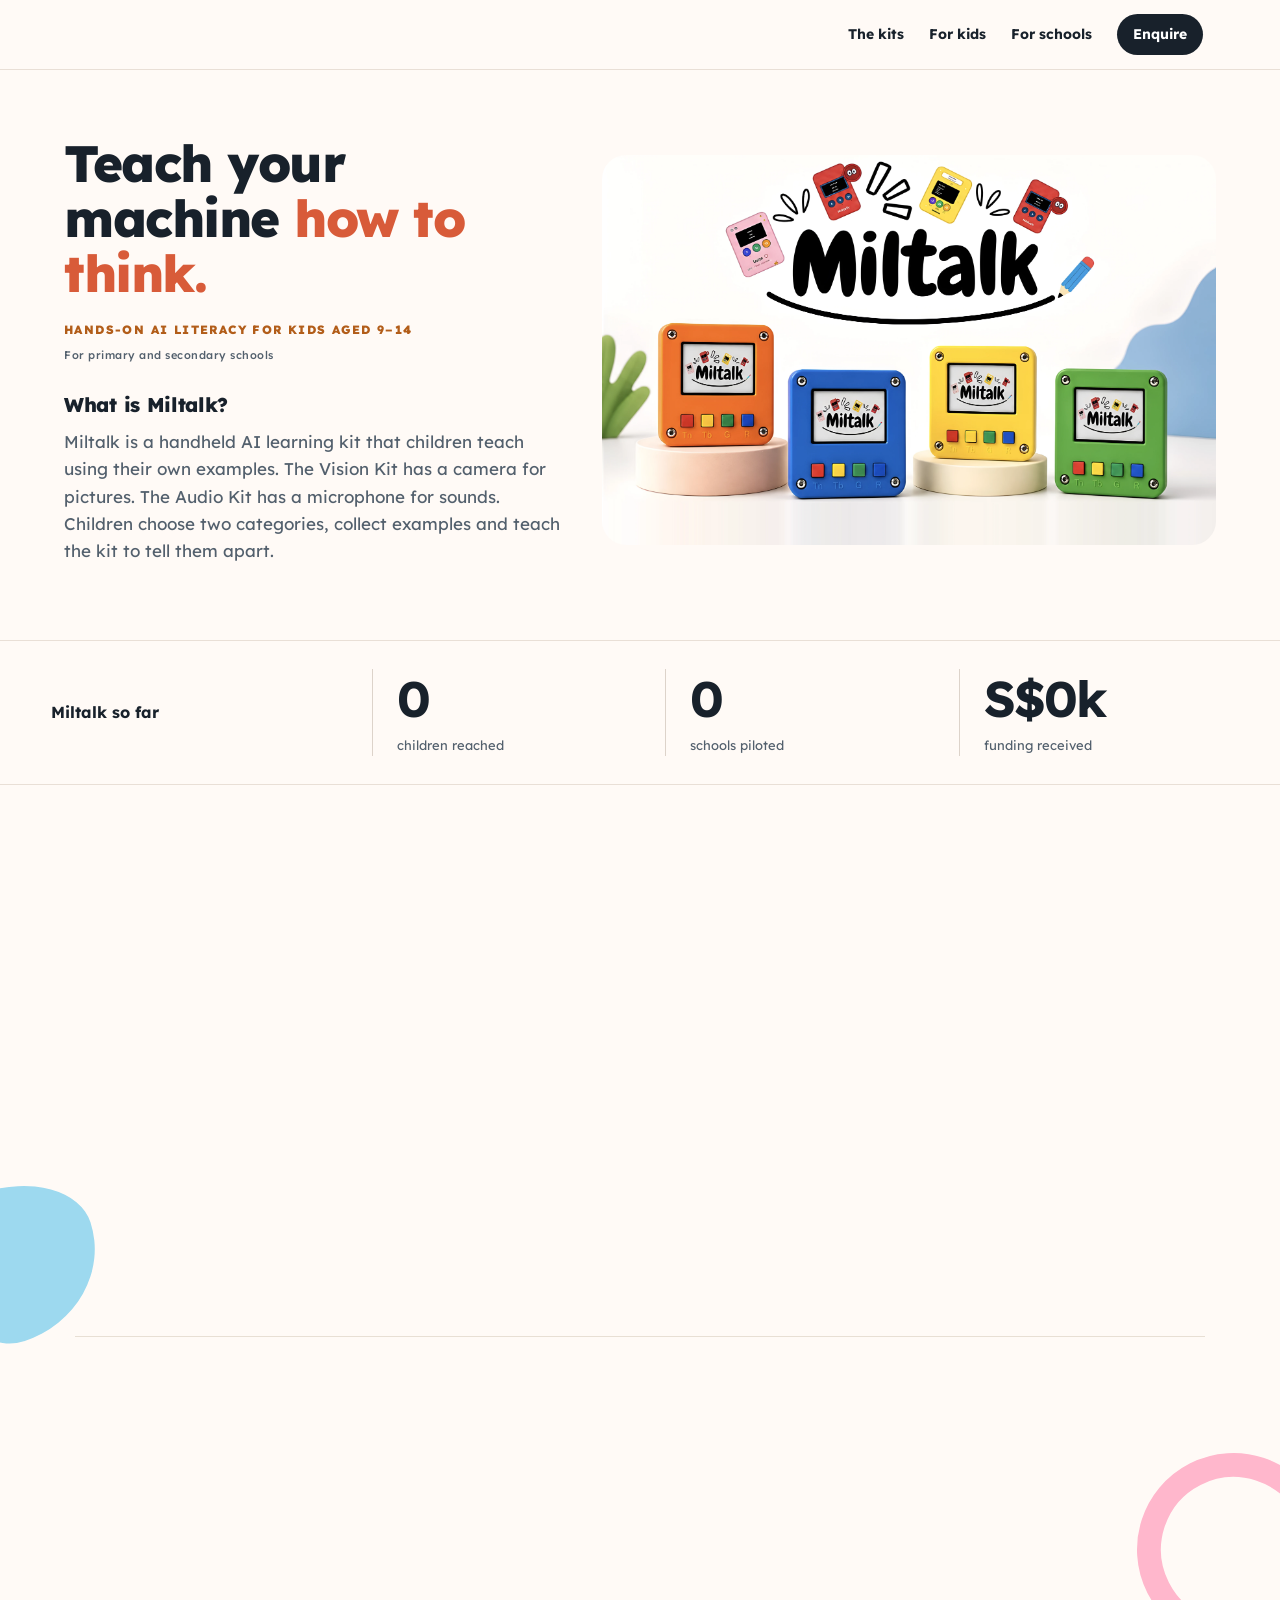
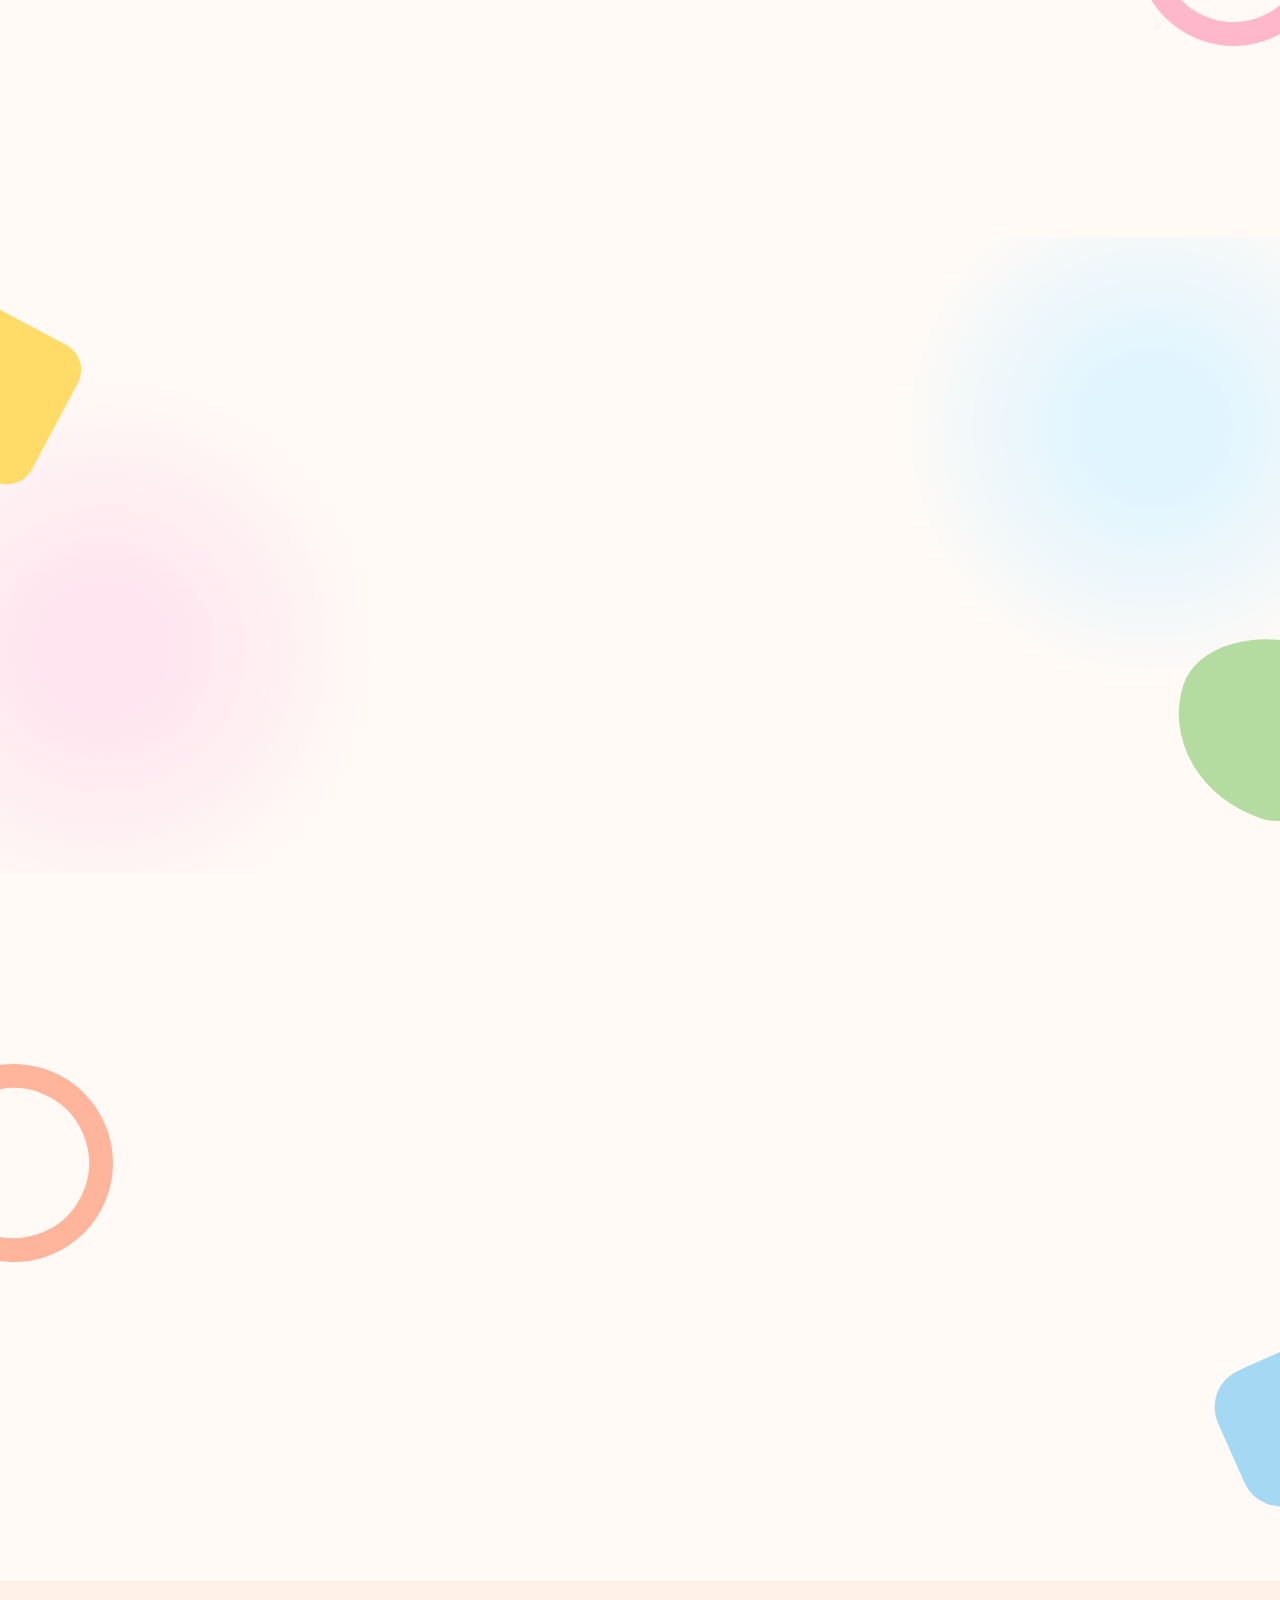
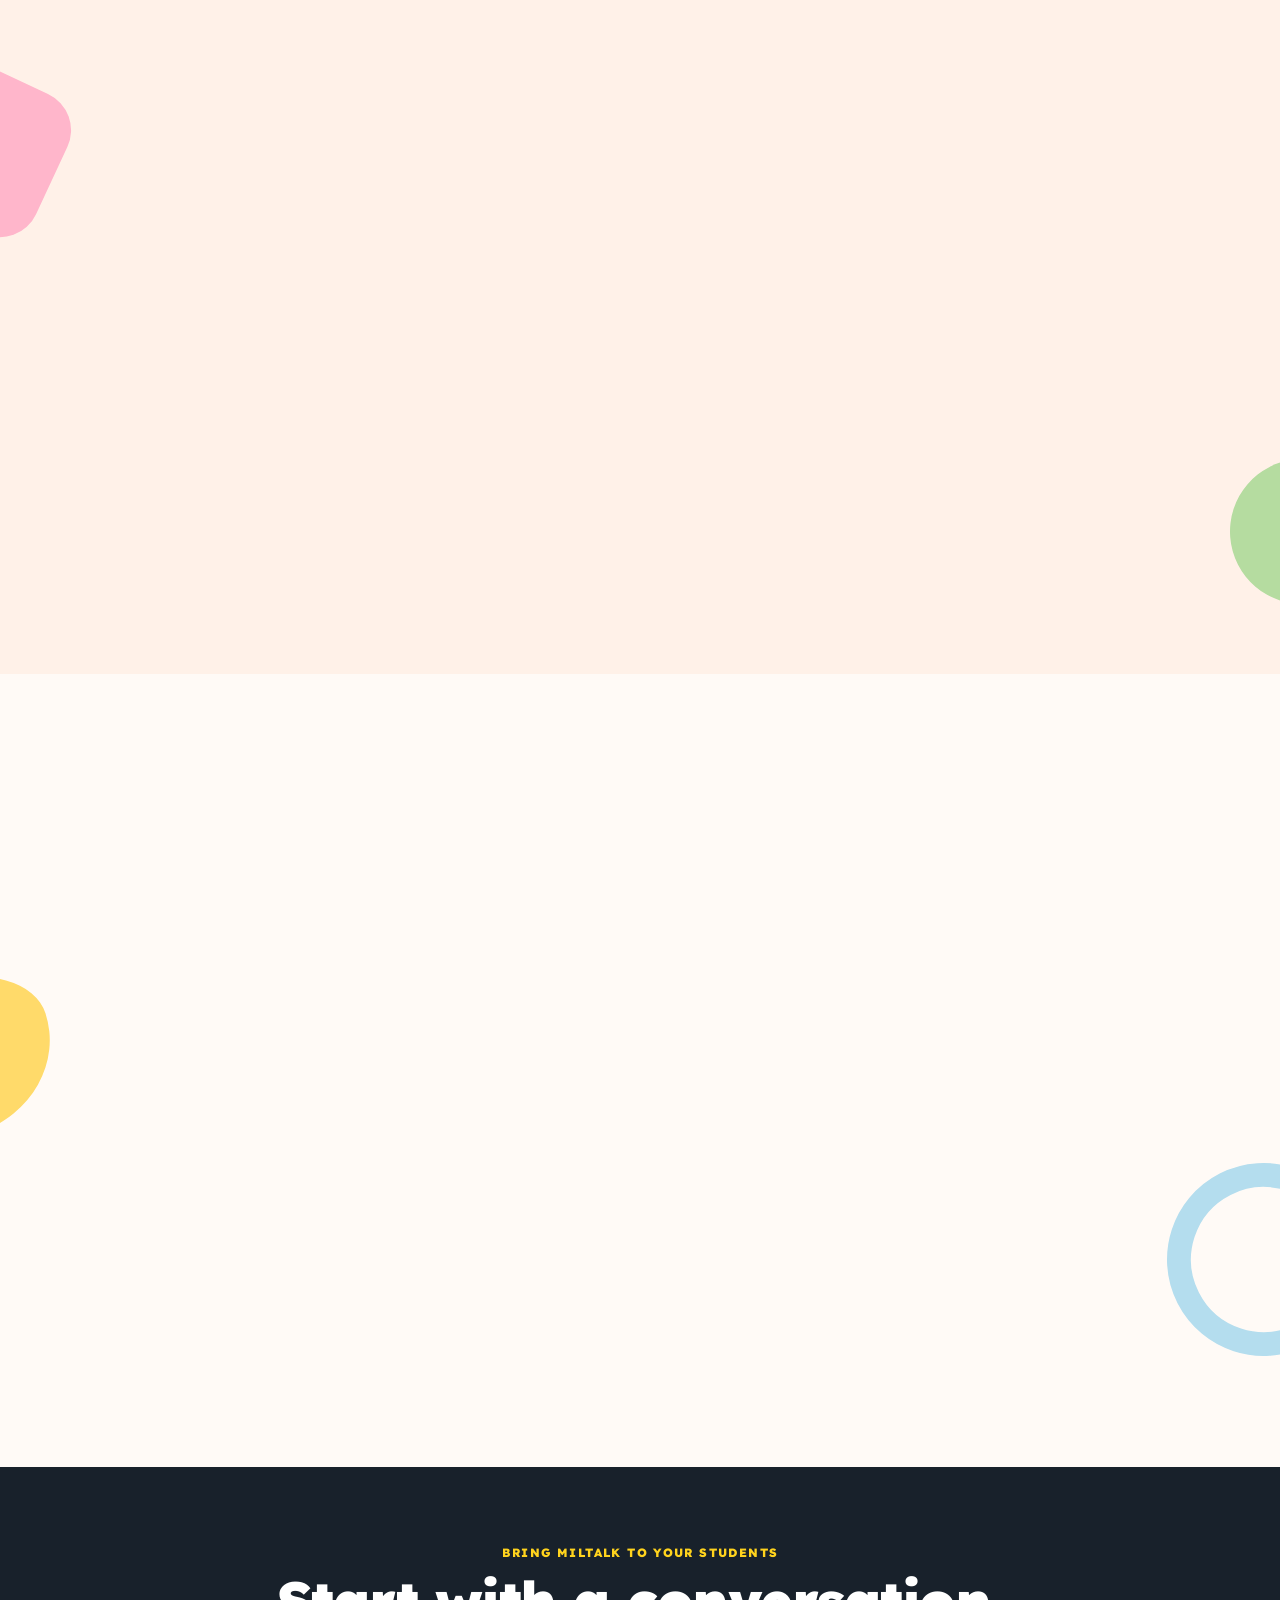
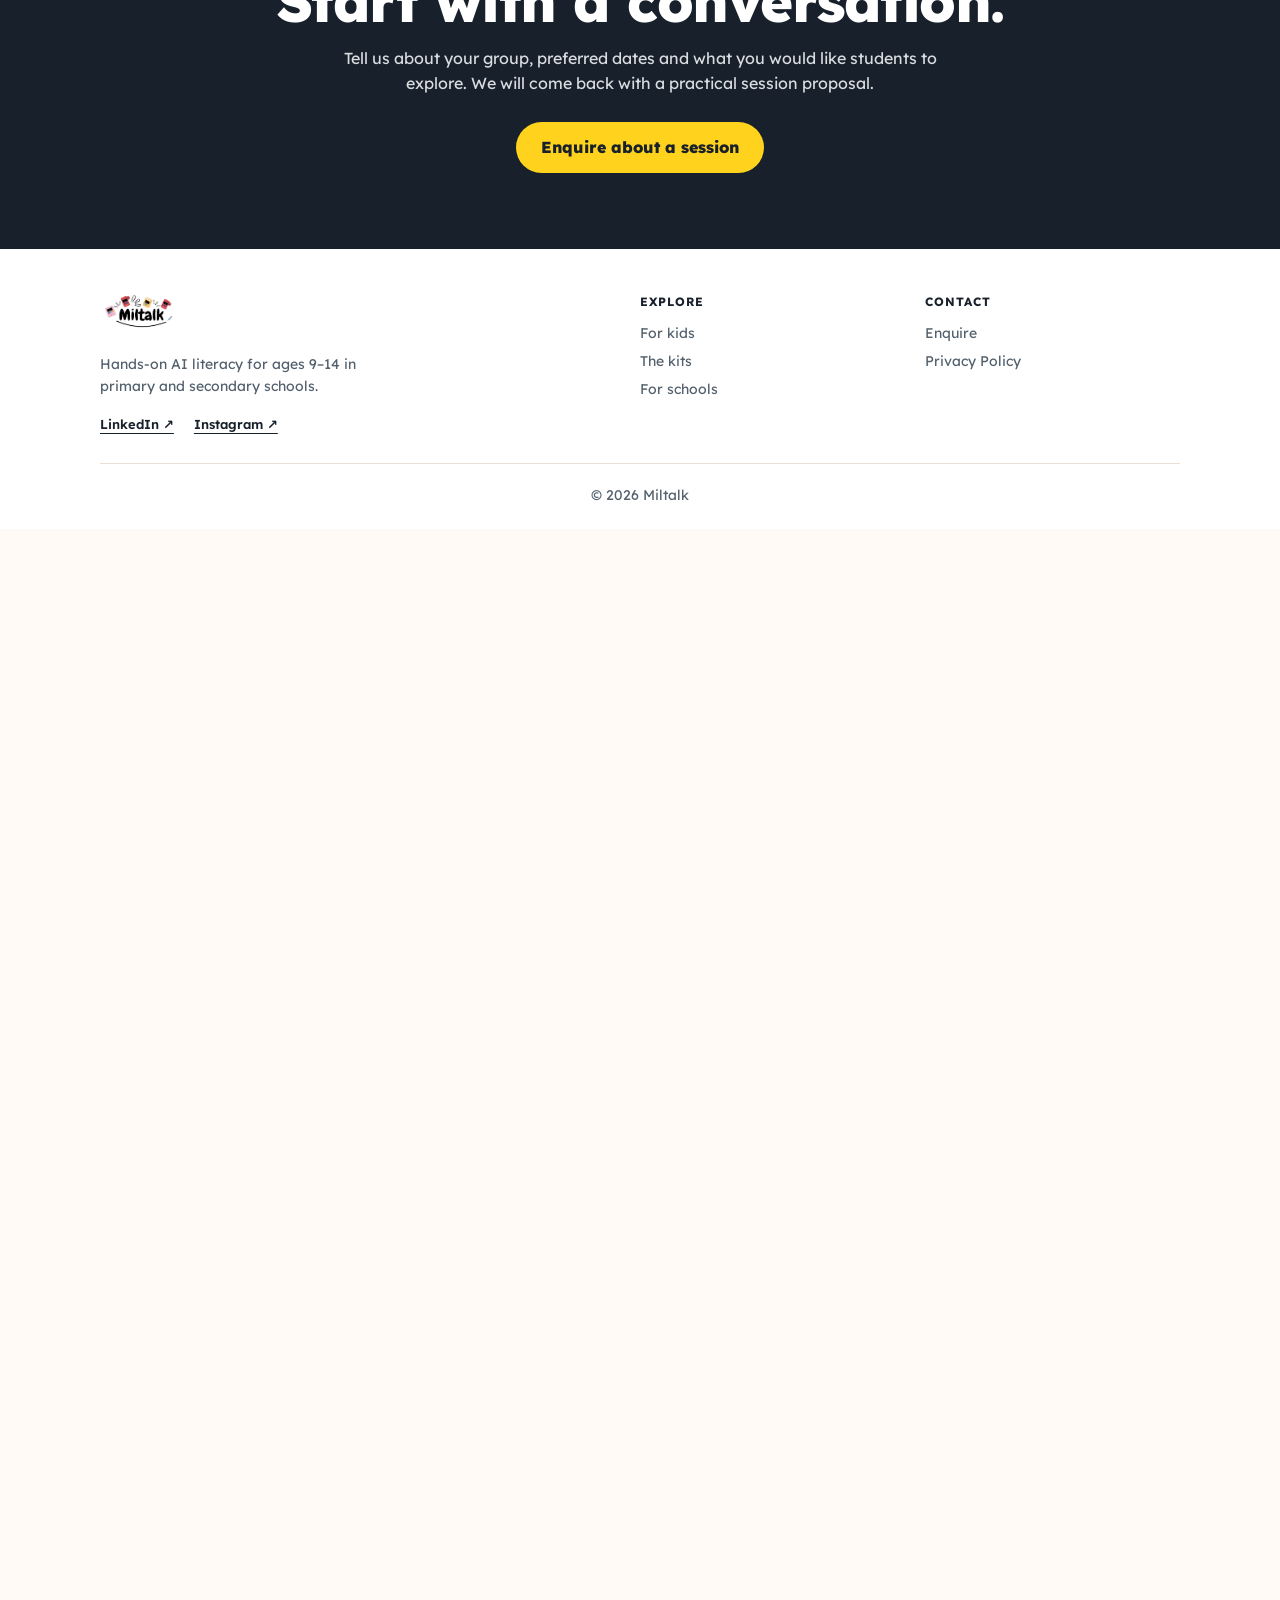
<file: index.html>
<!DOCTYPE html><html lang="en"><head><meta charset="UTF-8"><title>Miltalk</title><link rel="icon" type="image/png" href="landing_page_frontend/logo.png.png"><meta http-equiv="refresh" content="0; url=landing_page_frontend/index.html"><link rel="canonical" href="landing_page_frontend/index.html"></head><body><p>Redirecting to <a href="landing_page_frontend/index.html">Miltalk</a>…</p></body></html>
</file>
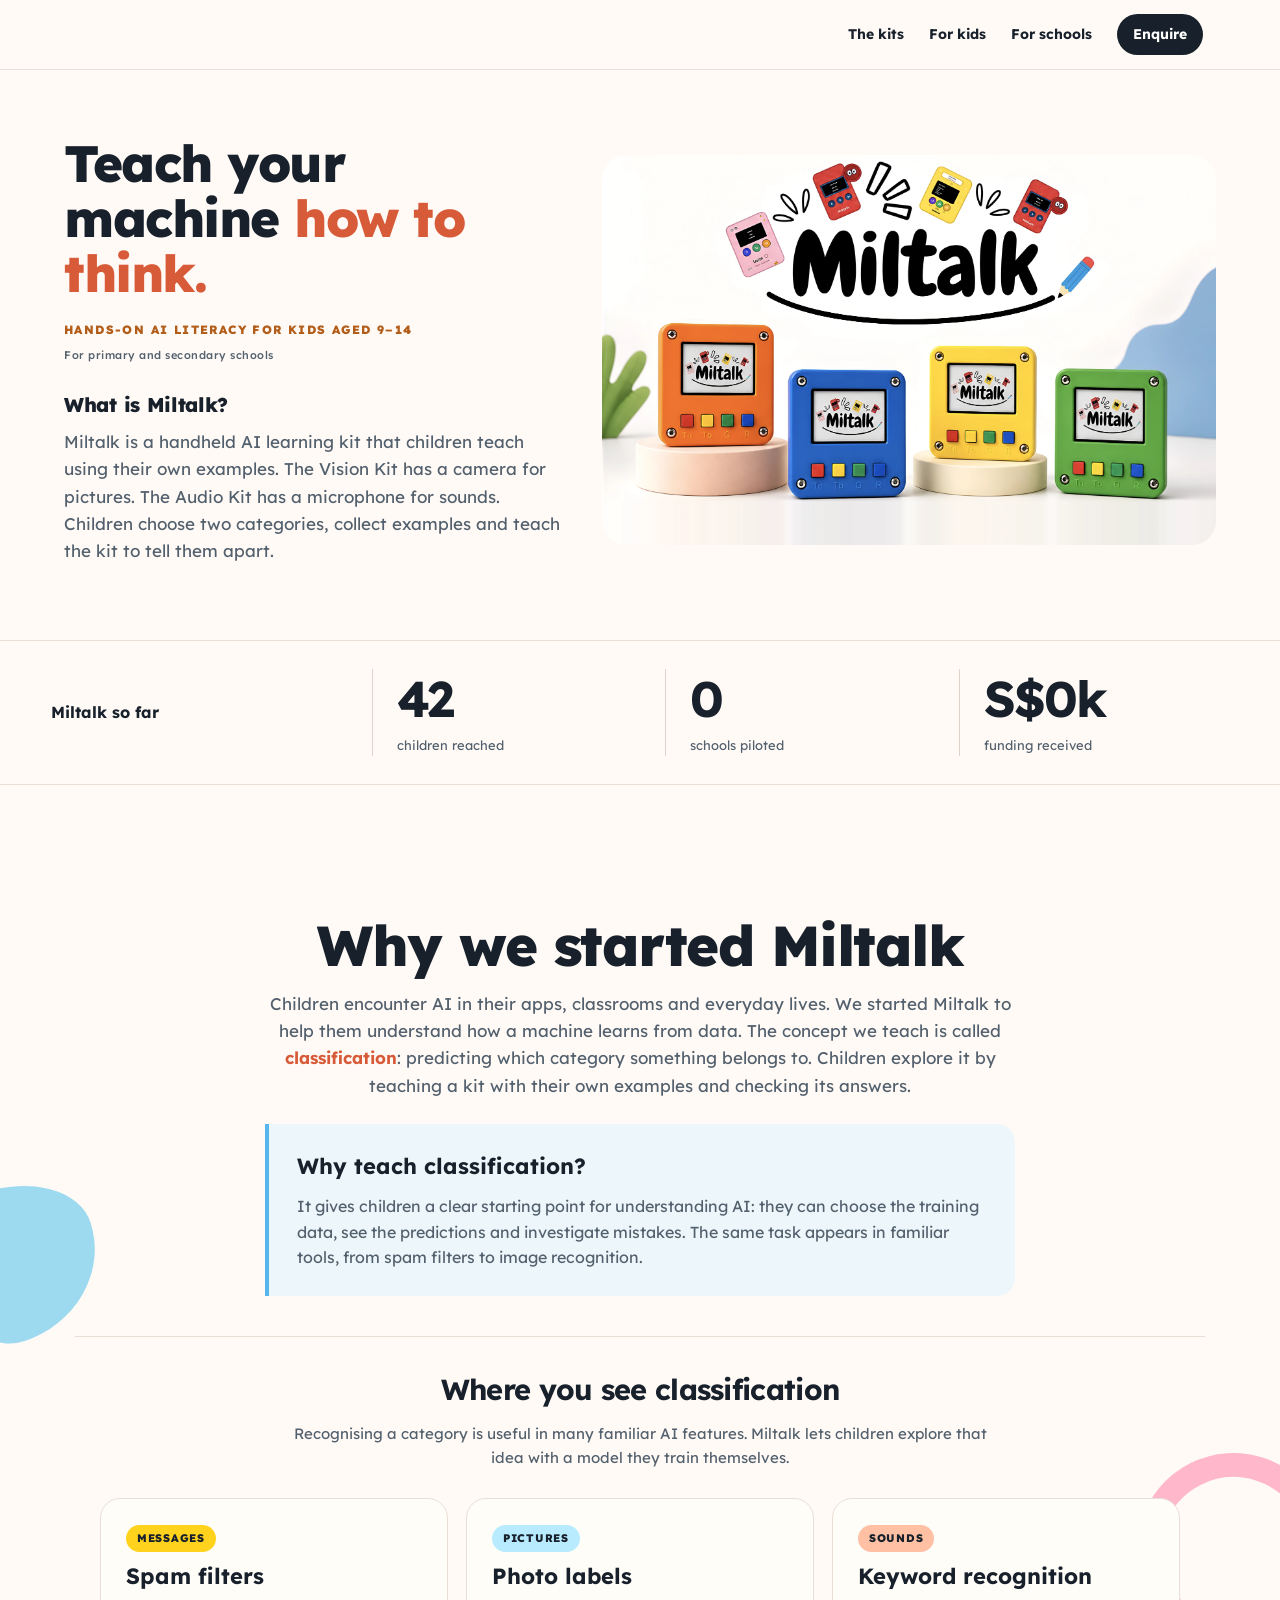
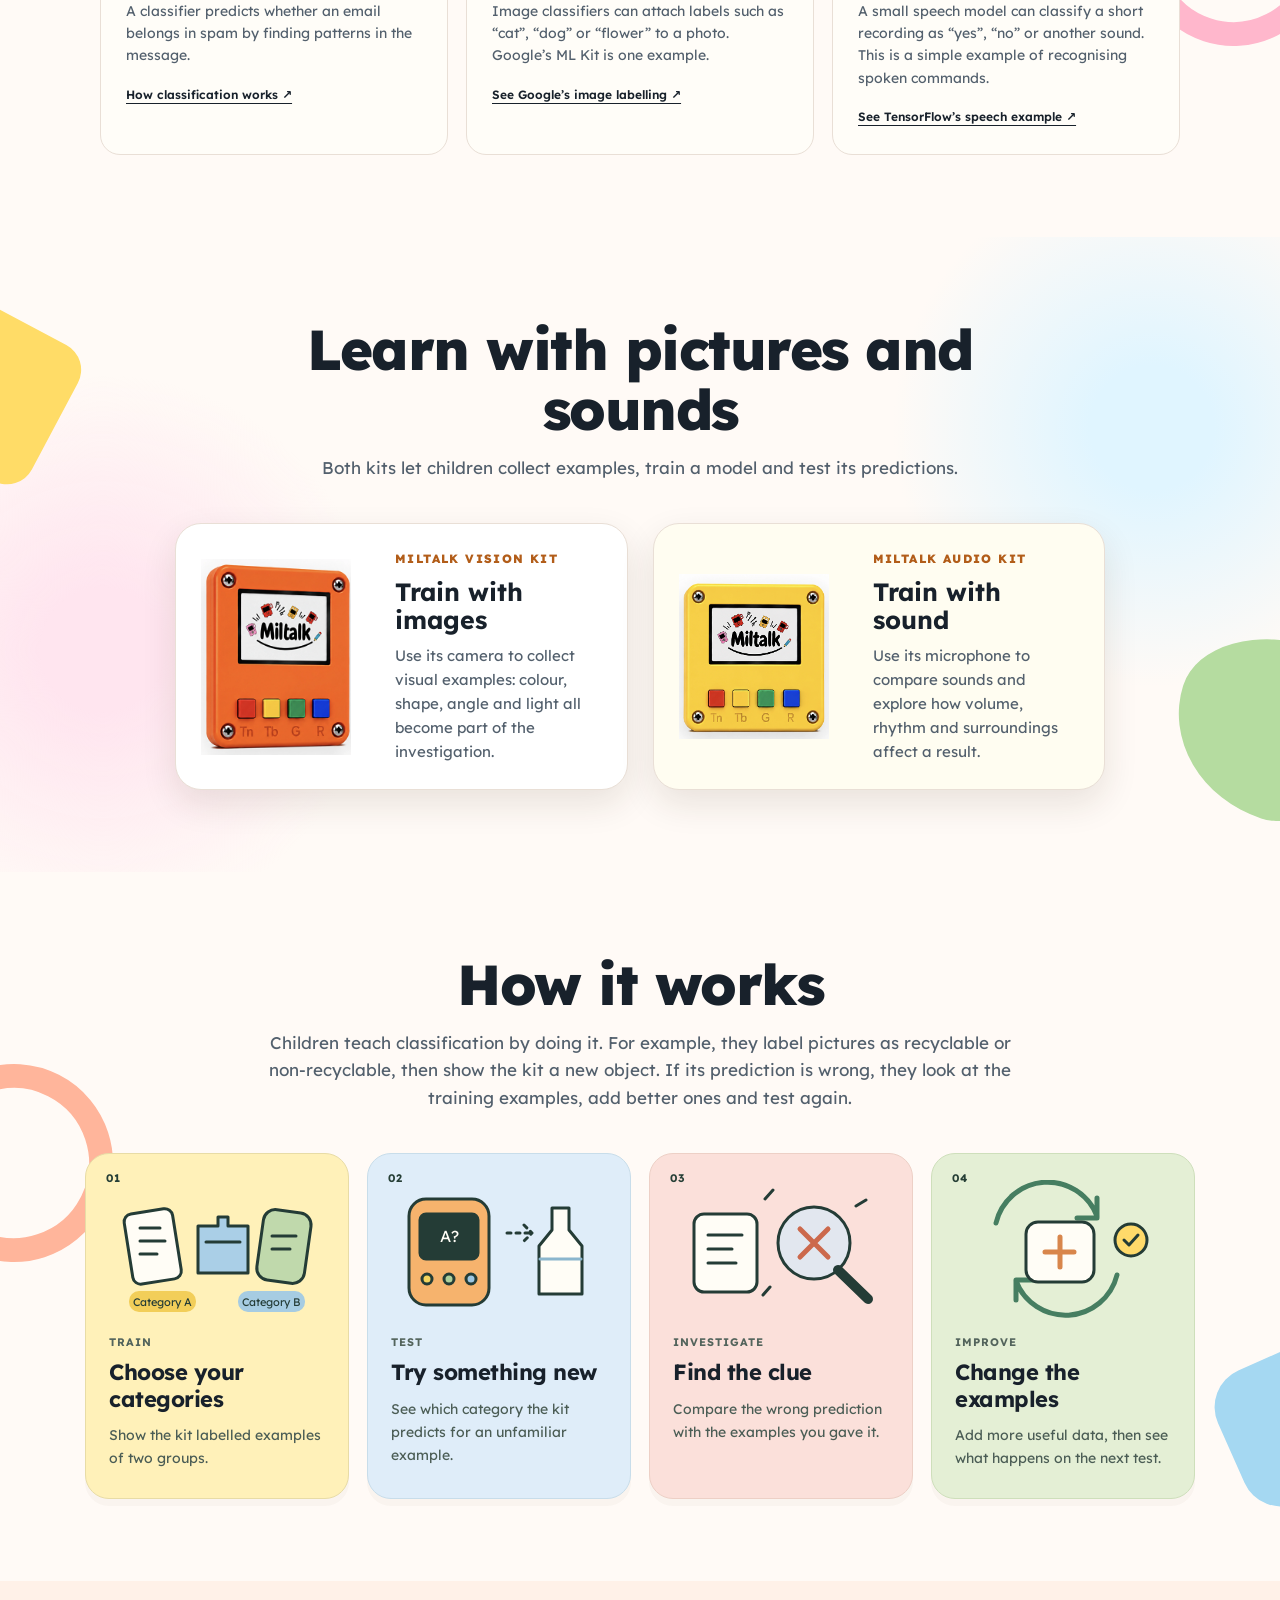
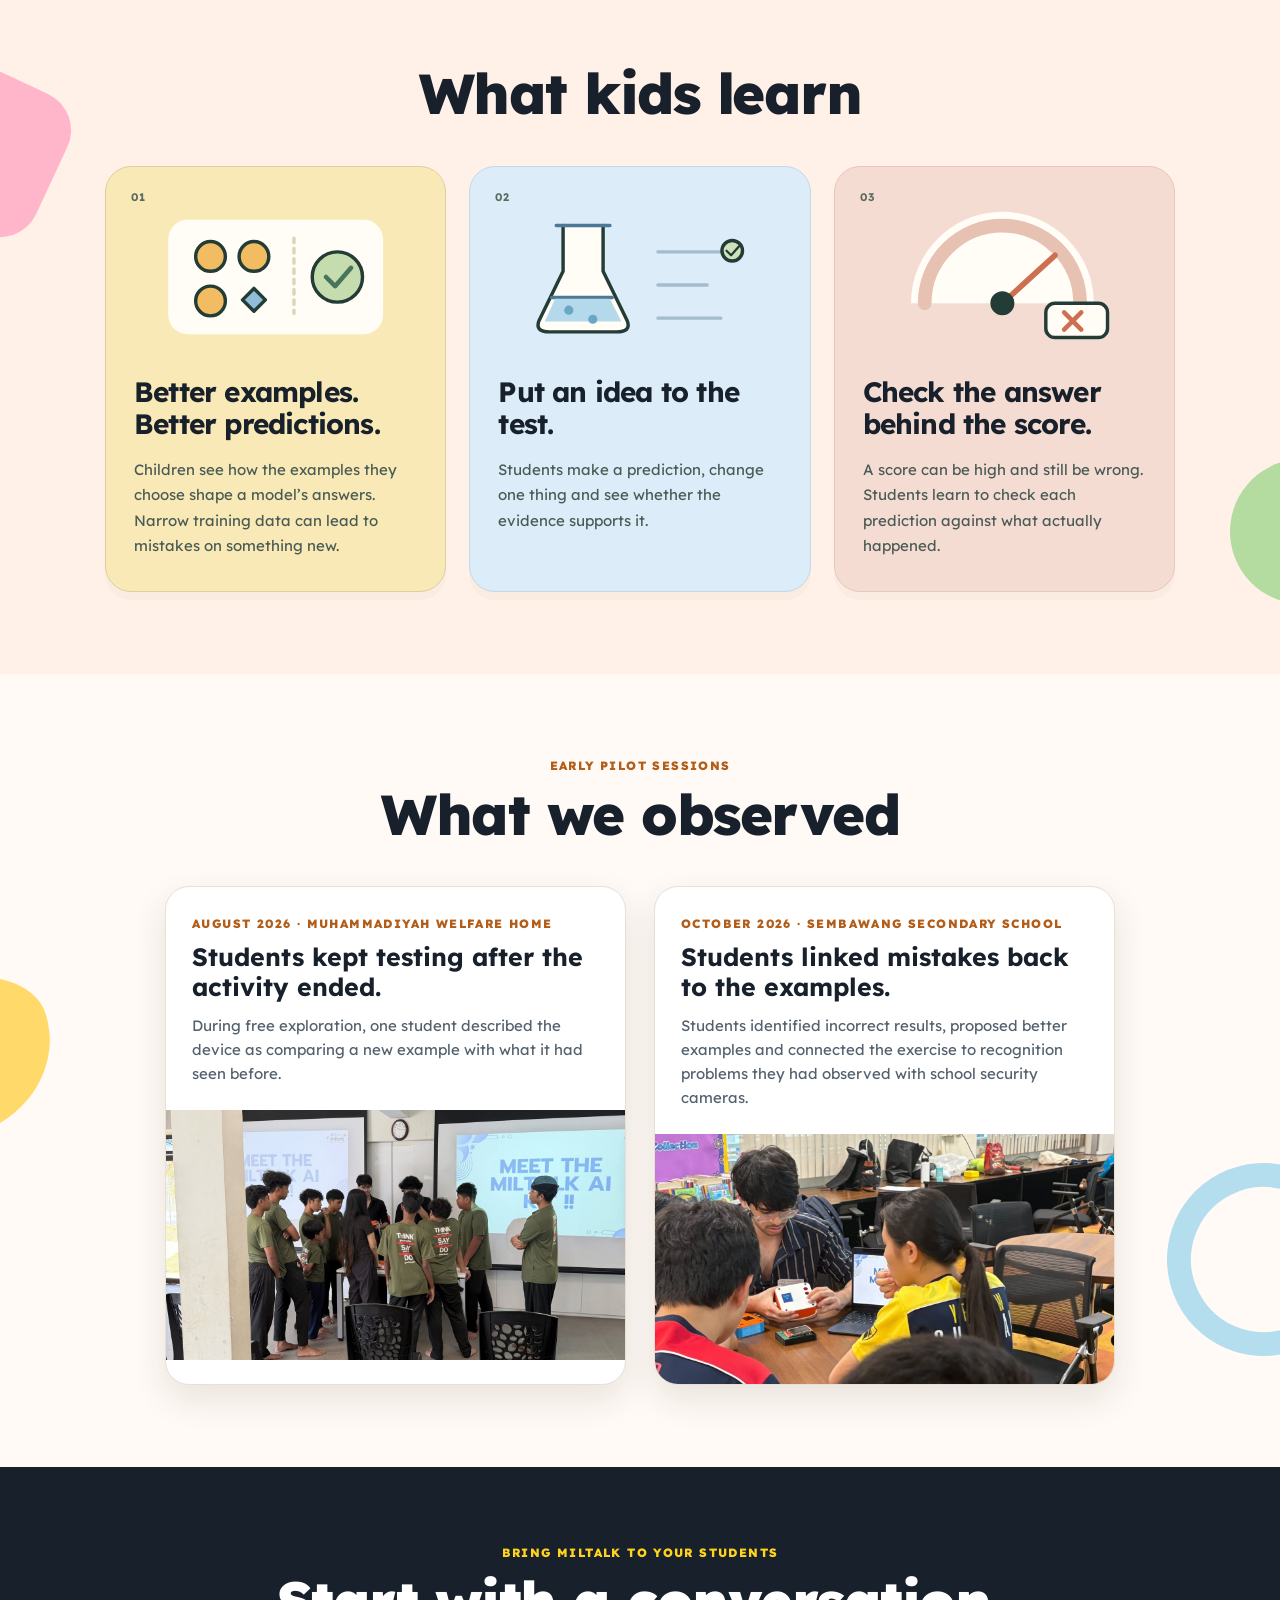
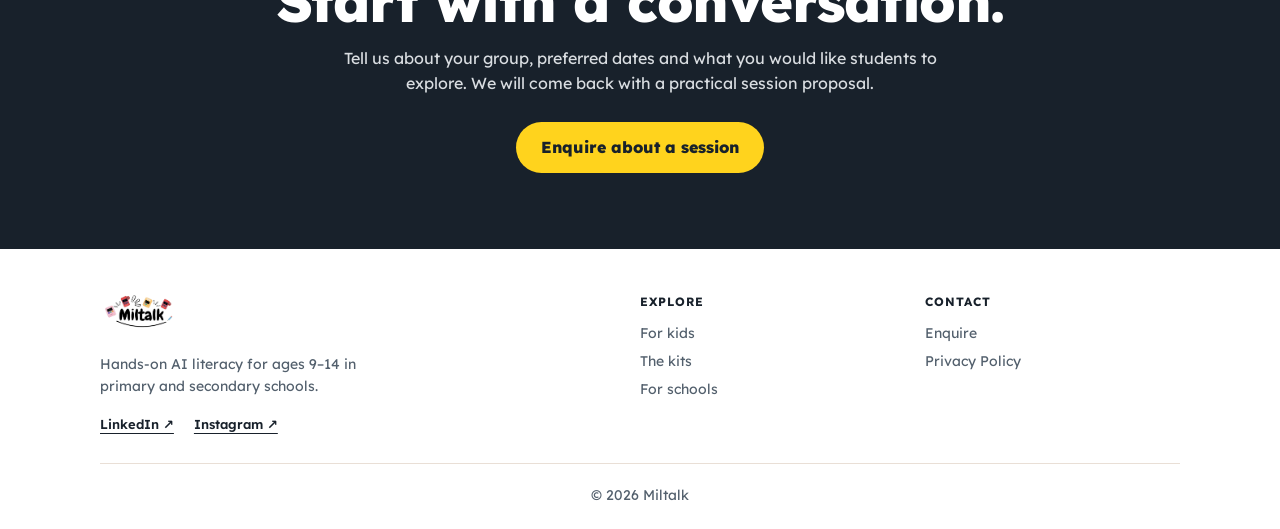
<file: landing_page_frontend/index.html>
<!doctype html>
<html lang="en">
<head>
  <meta charset="UTF-8">
  <meta name="viewport" content="width=device-width,initial-scale=1">
  <title>Miltalk · Hands-on AI literacy</title>
  <meta name="description" content="Hands-on AI workshops and kits that let students train, test and improve a simple classifier.">
  <link rel="icon" type="image/png" href="logo.png.png">
  <link rel="preconnect" href="https://fonts.googleapis.com">
  <link rel="preconnect" href="https://fonts.gstatic.com" crossorigin>
  <link href="https://fonts.googleapis.com/css2?family=Baloo+2:wght@700;800&family=Lexend:wght@300;400;500;600;700;800&family=Sour+Gummy:wght@400..800&display=swap" rel="stylesheet">
  <link rel="stylesheet" href="home.css?v=26">
  <link rel="stylesheet" href="site.css?v=3">
<link rel="stylesheet" href="sorter.css?v=1"><link rel="stylesheet" href="decorations.css?v=3"><link rel="stylesheet" href="homepage-details.css?v=1"></head>
<body>
  <nav class="site-nav" aria-label="Main navigation"><div class="nav-shell"><ul class="nav-links" id="site-links"><li><a href="index.html#kits">The kits</a></li><li><a href="index.html#learn">For kids</a></li><li><a href="about.html">For schools</a></li><li><a class="nav-cta" href="contact.html">Enquire</a></li></ul><button class="menu-toggle" aria-label="Open menu" aria-expanded="false" aria-controls="site-links">☰</button></div></nav>
  <main>
    <section class="hero product-hero">
      <div class="section-head reveal"><h1>Teach your machine <span class="hl">how to think.</span></h1><p class="eyebrow hero-age">Hands-on AI literacy for kids aged 9–14<br><span class="school-age">For primary and secondary schools</span></p><h2 class="hero-definition">What is Miltalk?</h2><p>Miltalk is a handheld AI learning kit that children teach using their own examples. The Vision Kit has a camera for pictures. The Audio Kit has a microphone for sounds. Children choose two categories, collect examples and teach the kit to tell them apart.</p></div>
      <div class="hero-art"><img src="miltalk-hero.webp" width="3784" height="2410" fetchpriority="high" alt="Miltalk brand artwork with four colourful learning kits"></div>
    </section>
    <section class="impact-strip" aria-label="Miltalk so far"><div class="impact-heading"><p>Miltalk so far</p></div><div class="impact-stat"><strong><span data-count="50" aria-hidden="true">50</span><span class="count-sr">50</span></strong><span>children reached</span></div><div class="impact-stat"><strong><span data-count="3" aria-hidden="true">3</span><span class="count-sr">3</span></strong><span>schools piloted</span></div><div class="impact-stat"><strong><span data-count="8" data-prefix="S$" data-suffix="k" data-decimals="1" aria-hidden="true">S$8k</span><span class="count-sr">S$8,000</span></strong><span>funding received</span></div></section>
    <section class="section purpose-section edge-art" id="why"><div class="section-head reveal"><h2>Why we started Miltalk</h2><p>Children encounter AI in their apps, classrooms and everyday lives. We started Miltalk to help them understand how a machine learns from data. The concept we teach is called <strong>classification</strong>: predicting which category something belongs to. Children explore it by teaching a kit with their own examples and checking its answers.</p></div><div class="purpose-note reveal"><h3>Why teach classification?</h3><p>It gives children a clear starting point for understanding AI: they can choose the training data, see the predictions and investigate mistakes. The same task appears in familiar tools, from spam filters to image recognition.</p></div><div class="classification-examples" id="everyday-ai">
      <div class="section-head reveal"><h3>Where you see classification</h3><p>Recognising a category is useful in many familiar AI features. Miltalk lets children explore that idea with a model they train themselves.</p></div>
      <div class="cards">
        <article class="card reveal"><span class="card-sticker">Messages</span><h3>Spam filters</h3><p>A classifier predicts whether an email belongs in spam by finding patterns in the message.</p><a class="example-source" href="https://developers.google.com/machine-learning/crash-course/classification" target="_blank" rel="noopener noreferrer">How classification works ↗</a></article>
        <article class="card reveal"><span class="card-sticker blue-sticker">Pictures</span><h3>Photo labels</h3><p>Image classifiers can attach labels such as &ldquo;cat&rdquo;, &ldquo;dog&rdquo; or &ldquo;flower&rdquo; to a photo. Google&rsquo;s ML Kit is one example.</p><a class="example-source" href="https://developers.google.com/ml-kit/vision/image-labeling" target="_blank" rel="noopener noreferrer">See Google&rsquo;s image labelling ↗</a></article>
        <article class="card reveal"><span class="card-sticker coral">Sounds</span><h3>Keyword recognition</h3><p>A small speech model can classify a short recording as &ldquo;yes&rdquo;, &ldquo;no&rdquo; or another sound. This is a simple example of recognising spoken commands.</p><a class="example-source" href="https://github.com/tensorflow/tflite-micro/tree/main/tensorflow/lite/micro/examples/micro_speech" target="_blank" rel="noopener noreferrer">See TensorFlow&rsquo;s speech example ↗</a></article>
      </div>
</div>
</section>
    <section class="section playful-section edge-art" id="kits">
      <div class="section-head reveal"><h2>Learn with pictures and sounds</h2><p>Both kits let children collect examples, train a model and test its predictions.</p></div>
      <div class="kit-summary">
        <article class="kit-summary-card reveal"><img src="vision-kit-front.webp" width="780" height="1020" loading="lazy" alt="Miltalk Vision Kit"><div><p class="eyebrow">Miltalk Vision Kit</p><h3>Train with images</h3><p>Use its camera to collect visual examples: colour, shape, angle and light all become part of the investigation.</p></div></article>
        <article class="kit-summary-card reveal"><img src="audio-kit.webp" width="1030" height="1130" loading="lazy" alt="Miltalk Audio Kit"><div><p class="eyebrow">Miltalk Audio Kit</p><h3>Train with sound</h3><p>Use its microphone to compare sounds and explore how volume, rhythm and surroundings affect a result.</p></div></article>
      </div>
    </section>
    <section class="section edge-art" id="demo">
      <div class="section-head reveal"><h2>How it works</h2><p>Children teach classification by doing it. For example, they label pictures as recyclable or non-recyclable, then show the kit a new object. If its prediction is wrong, they look at the training examples, add better ones and test again.</p></div>
<ol class="hands-on-steps"><li class="hands-on-step reveal"><div class="process-art"><span class="process-number">01</span><svg viewBox="0 0 220 140" aria-hidden="true" fill="none" stroke="#243c36" stroke-width="3" stroke-linecap="round" stroke-linejoin="round"><rect x="21" y="31" width="49" height="71" rx="8" fill="#fffdf6" transform="rotate(-9 45 65)"/><path d="M33 48h20M33 61h25M33 74h17"/><path d="M91 46h20v-9h10v9h20v47H91Z" fill="#aacfe7"/><path d="M99 62h34"/><rect x="153" y="31" width="48" height="71" rx="12" fill="#c0d9ac" transform="rotate(8 177 66)"/><path d="M165 56h24M165 69h18"/><rect x="22" y="111" width="67" height="21" rx="10" fill="#f2ce59" stroke="none"/><rect x="131" y="111" width="67" height="21" rx="10" fill="#a6cce2" stroke="none"/><text x="55" y="126" text-anchor="middle" fill="#243c36" stroke="none" font-size="11" font-family="Lexend">Category A</text><text x="164" y="126" text-anchor="middle" fill="#243c36" stroke="none" font-size="11" font-family="Lexend">Category B</text></svg></div><div class="process-copy"><p>Train</p><h3>Choose your categories</h3><span>Show the kit labelled examples of two groups.</span></div></li><li class="hands-on-step reveal"><div class="process-art"><span class="process-number">02</span><svg viewBox="0 0 220 140" aria-hidden="true" fill="none" stroke="#243c36" stroke-width="3" stroke-linecap="round" stroke-linejoin="round"><rect x="20" y="19" width="80" height="106" rx="17" fill="#f6b36d"/><rect x="31" y="34" width="58" height="45" rx="6" fill="#243c36"/><text x="60" y="62" text-anchor="middle" fill="#fffdf6" stroke="none" font-size="16" font-family="Lexend">A?</text><circle cx="38" cy="99" r="5" fill="#f4d45d"/><circle cx="60" cy="99" r="5" fill="#afd09a"/><circle cx="82" cy="99" r="5" fill="#9dc6e2"/><path d="M118 53h25M135 45l8 8-8 8" stroke-dasharray="4 5"/><path d="M163 28h17v22l13 16v48h-43V66l13-16Z" fill="#fffdf6"/><path d="M151 79h41" stroke="#8bb6cd"/></svg></div><div class="process-copy"><p>Test</p><h3>Try something new</h3><span>See which category the kit predicts for an unfamiliar example.</span></div></li><li class="hands-on-step reveal"><div class="process-art"><span class="process-number">03</span><svg viewBox="0 0 220 140" aria-hidden="true" fill="none" stroke="#243c36" stroke-width="3" stroke-linecap="round" stroke-linejoin="round"><rect x="23" y="34" width="63" height="78" rx="10" fill="#fffdf6"/><path d="M37 55h34M37 69h24M37 83h28"/><circle cx="143" cy="63" r="36" fill="#dce9f5" fill-opacity=".8"/><path d="m167 90 30 29" stroke-width="10"/><path d="m129 49 28 28m0-28-28 28" stroke="#cc694c" stroke-width="5"/><path d="m94 19 8-9M185 26l10-6M99 107l-7 8"/></svg></div><div class="process-copy"><p>Investigate</p><h3>Find the clue</h3><span>Compare the wrong prediction with the examples you gave it.</span></div></li><li class="hands-on-step reveal"><div class="process-art"><span class="process-number">04</span><svg viewBox="0 0 220 140" aria-hidden="true" fill="none" stroke="#243c36" stroke-width="3" stroke-linecap="round" stroke-linejoin="round"><path d="M43 43a53 53 0 0 1 101-7M144 18v20h-20" stroke="#467e61" stroke-width="5"/><path d="M164 95a53 53 0 0 1-101 6M63 120v-20h20" stroke="#467e61" stroke-width="5"/><rect x="73" y="42" width="68" height="60" rx="12" fill="#fffdf6"/><path d="M92 72h29M107 57v30" stroke="#d8864b" stroke-width="5"/><circle cx="178" cy="60" r="16" fill="#ffda6a"/><path d="m171 60 5 5 9-10"/></svg></div><div class="process-copy"><p>Improve</p><h3>Change the examples</h3><span>Add more useful data, then see what happens on the next test.</span></div></li></ol>
    </section>
    <section class="section alt edge-art" id="learn">
      <div class="section-head reveal"><h2>What kids learn</h2></div>
<div class="learning-outcomes"><article class="learning-outcome reveal"><div class="outcome-art"><span>01</span><svg viewBox="0 0 220 140" aria-hidden="true" fill="none" stroke="#243c36" stroke-width="3" stroke-linecap="round" stroke-linejoin="round"><rect x="16" y="20" width="188" height="100" rx="17" fill="#fffdf6" stroke="none"/><circle cx="53" cy="52" r="13" fill="#f2bd62"/><circle cx="91" cy="52" r="13" fill="#f2bd62"/><circle cx="53" cy="91" r="13" fill="#f2bd62"/><path d="m81 90 10-10 10 10-10 10Z" fill="#91bdd8"/><path d="M126 36v66" stroke="#ddd5b9" stroke-dasharray="4 5"/><circle cx="164" cy="70" r="22" fill="#c4dcae"/><path d="m154 70 8 8 14-16" stroke="#47745b" stroke-width="4"/></svg></div><div class="outcome-copy"><h3>Better examples. Better predictions.</h3><p>Children see how the examples they choose shape a model&rsquo;s answers. Narrow training data can lead to mistakes on something new.</p></div></article><article class="learning-outcome reveal"><div class="outcome-art"><span>02</span><svg viewBox="0 0 220 140" aria-hidden="true" fill="none" stroke="#243c36" stroke-width="3" stroke-linecap="round" stroke-linejoin="round"><path d="M43 25v40l-21 43q-4 10 9 10h59q13 0 9-10L78 65V25" fill="#fffdf6"/><path d="M37 25h47M33 88h53" stroke="#4c7997"/><path d="M36 89h48l10 20H27Z" fill="#b4d9eb" stroke="none"/><circle cx="48" cy="99" r="4" fill="#6aa7c4" stroke="none"/><circle cx="69" cy="107" r="4" fill="#6aa7c4" stroke="none"/><path d="M126 48h56M126 77h43M126 106h55" stroke="#a3bdcd"/><circle cx="191" cy="47" r="9" fill="#d0e2bc"/><path d="m186 47 4 4 7-8" stroke-width="2"/></svg></div><div class="outcome-copy"><h3>Put an idea to the test.</h3><p>Students make a prediction, change one thing and see whether the evidence supports it.</p></div></article><article class="learning-outcome reveal"><div class="outcome-art"><span>03</span><svg viewBox="0 0 220 140" aria-hidden="true" fill="none" stroke="#243c36" stroke-width="3" stroke-linecap="round" stroke-linejoin="round"><path d="M28 93a80 80 0 0 1 160 0" fill="#fffdf6" stroke="none"/><path d="M40 93a68 68 0 0 1 136 0" stroke="#e7c2b2" stroke-width="12"/><path d="M108 93l46-42" stroke="#cf6f52" stroke-width="5"/><circle cx="108" cy="93" r="9" fill="#243c36"/><rect x="146" y="93" width="54" height="30" rx="8" fill="#fffdf6"/><path d="m162 101 15 15m0-15-15 15" stroke="#cf6f52" stroke-width="4"/></svg></div><div class="outcome-copy"><h3>Check the answer behind the score.</h3><p>A score can be high and still be wrong. Students learn to check each prediction against what actually happened.</p></div></article></div>
    </section>
    <section class="section edge-art" id="evidence">
      <div class="section-head reveal"><p class="eyebrow">Early pilot sessions</p><h2>What we observed</h2></div>
      <div class="evidence-grid">
        <article class="evidence-card reveal"><p class="eyebrow">August 2026 · Muhammadiyah Welfare Home</p><h3>Students kept testing after the activity ended.</h3><p>During free exploration, one student described the device as comparing a new example with what it had seen before.</p><img src="traction-1.jpg" width="1400" height="1866" loading="lazy" alt="Students at a Muhammadiyah Welfare Home Miltalk pilot"></article>
        <article class="evidence-card reveal"><p class="eyebrow">October 2026 · Sembawang Secondary School</p><h3>Students linked mistakes back to the examples.</h3><p>Students identified incorrect results, proposed better examples and connected the exercise to recognition problems they had observed with school security cameras.</p><img src="traction-4.jpg" width="1400" height="1050" loading="lazy" alt="Students using a Miltalk Vision Kit at Sembawang Secondary School"></article>
      </div>
    </section>
    <section class="cta"><p class="eyebrow">Bring Miltalk to your students</p><h2>Start with a conversation.</h2><p>Tell us about your group, preferred dates and what you would like students to explore. We will come back with a practical session proposal.</p><a href="contact.html">Enquire about a session</a></section>
  </main>
  <footer class="site-footer"><div class="footer-grid"><div class="footer-about"><a href="index.html" class="logo"><img src="logo-clear.png" alt="Miltalk"></a><p>Hands-on AI literacy for ages 9–14 in primary and secondary schools.</p><div class="footer-social"><a href="https://www.linkedin.com/company/miltalk-ai/" target="_blank" rel="noopener noreferrer">LinkedIn ↗</a><a href="https://www.instagram.com/miltalk.sg/" target="_blank" rel="noopener noreferrer">Instagram ↗</a></div></div><div class="footer-col"><h5>Explore</h5><a href="#learn">For kids</a><a href="#kits">The kits</a><a href="about.html">For schools</a></div><div class="footer-col"><h5>Contact</h5><a href="contact.html">Enquire</a><a href="privacy.html">Privacy Policy</a></div></div><div class="footer-bottom">© <span data-year>2026</span> Miltalk</div></footer>
  <script src="main.js"></script>
<script src="site.js?v=1"></script><script src="counters.js?v=2"></script></body>
</html>
</file>
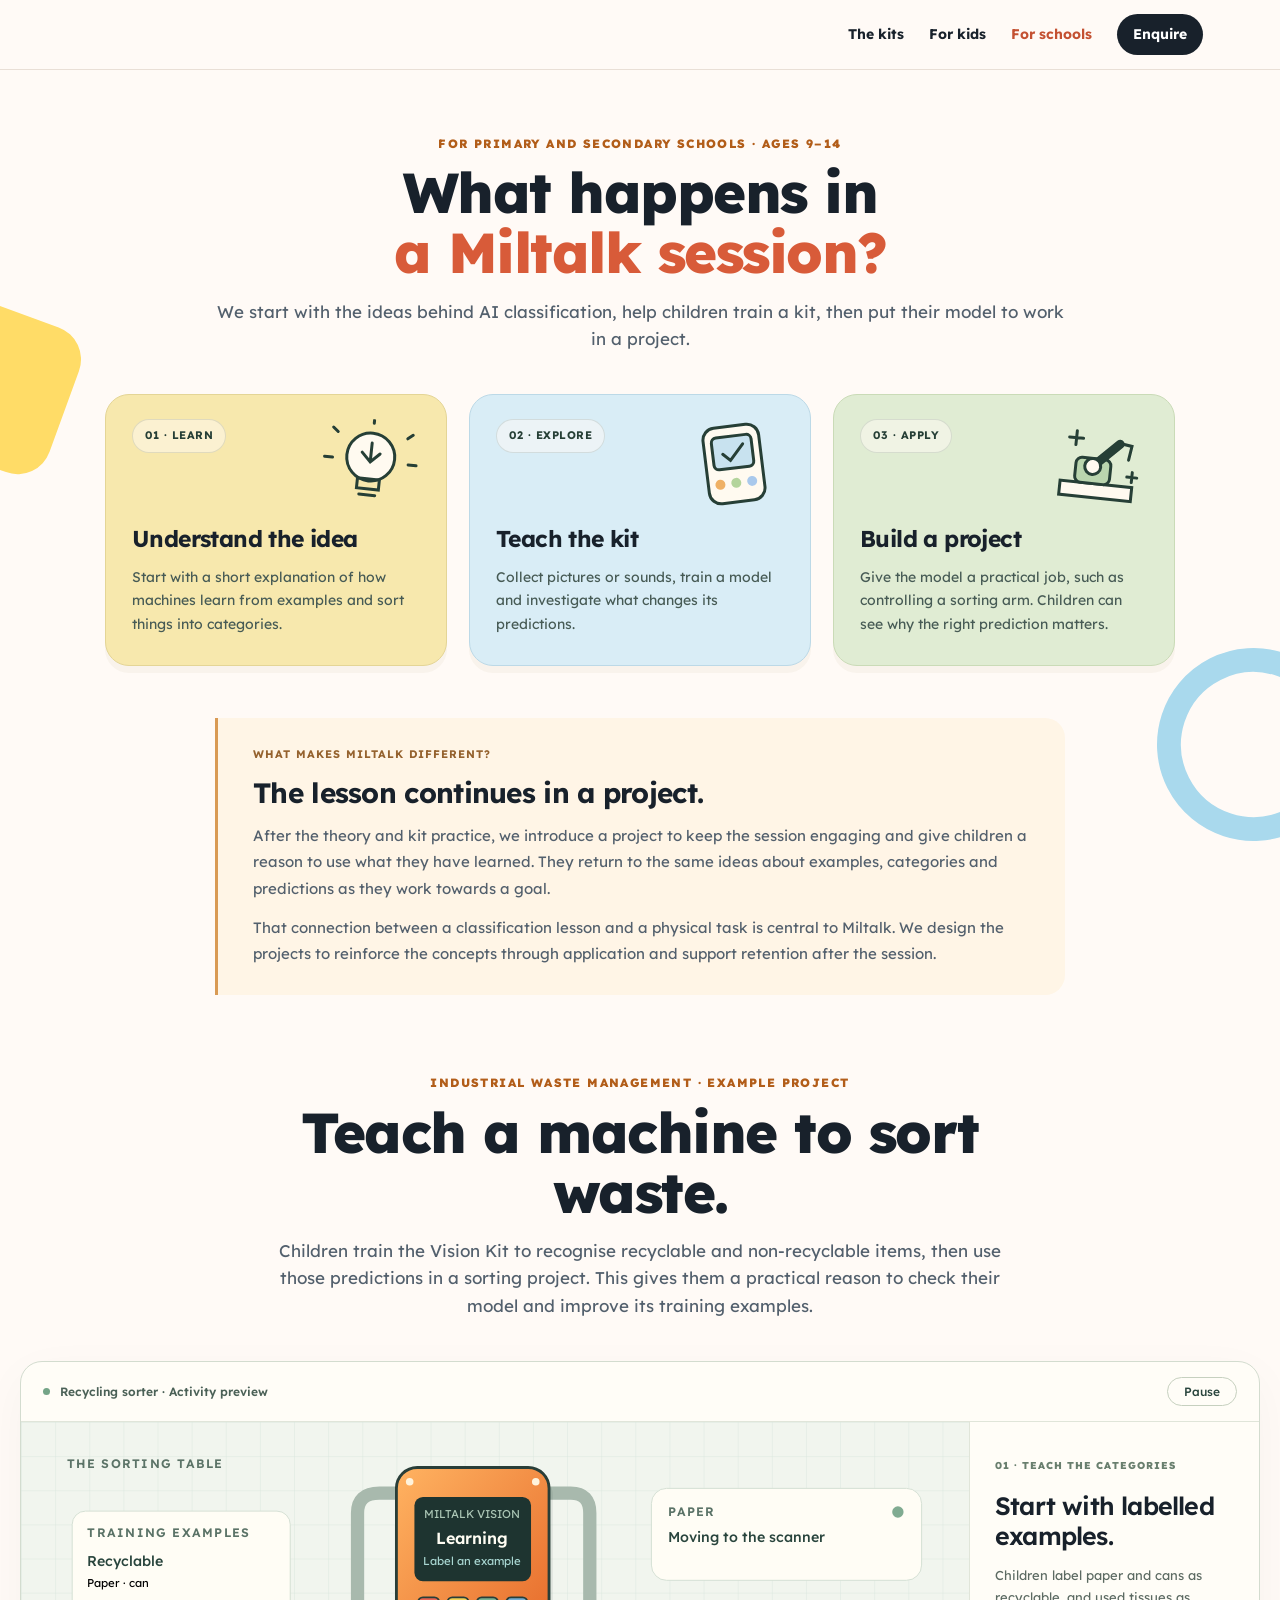
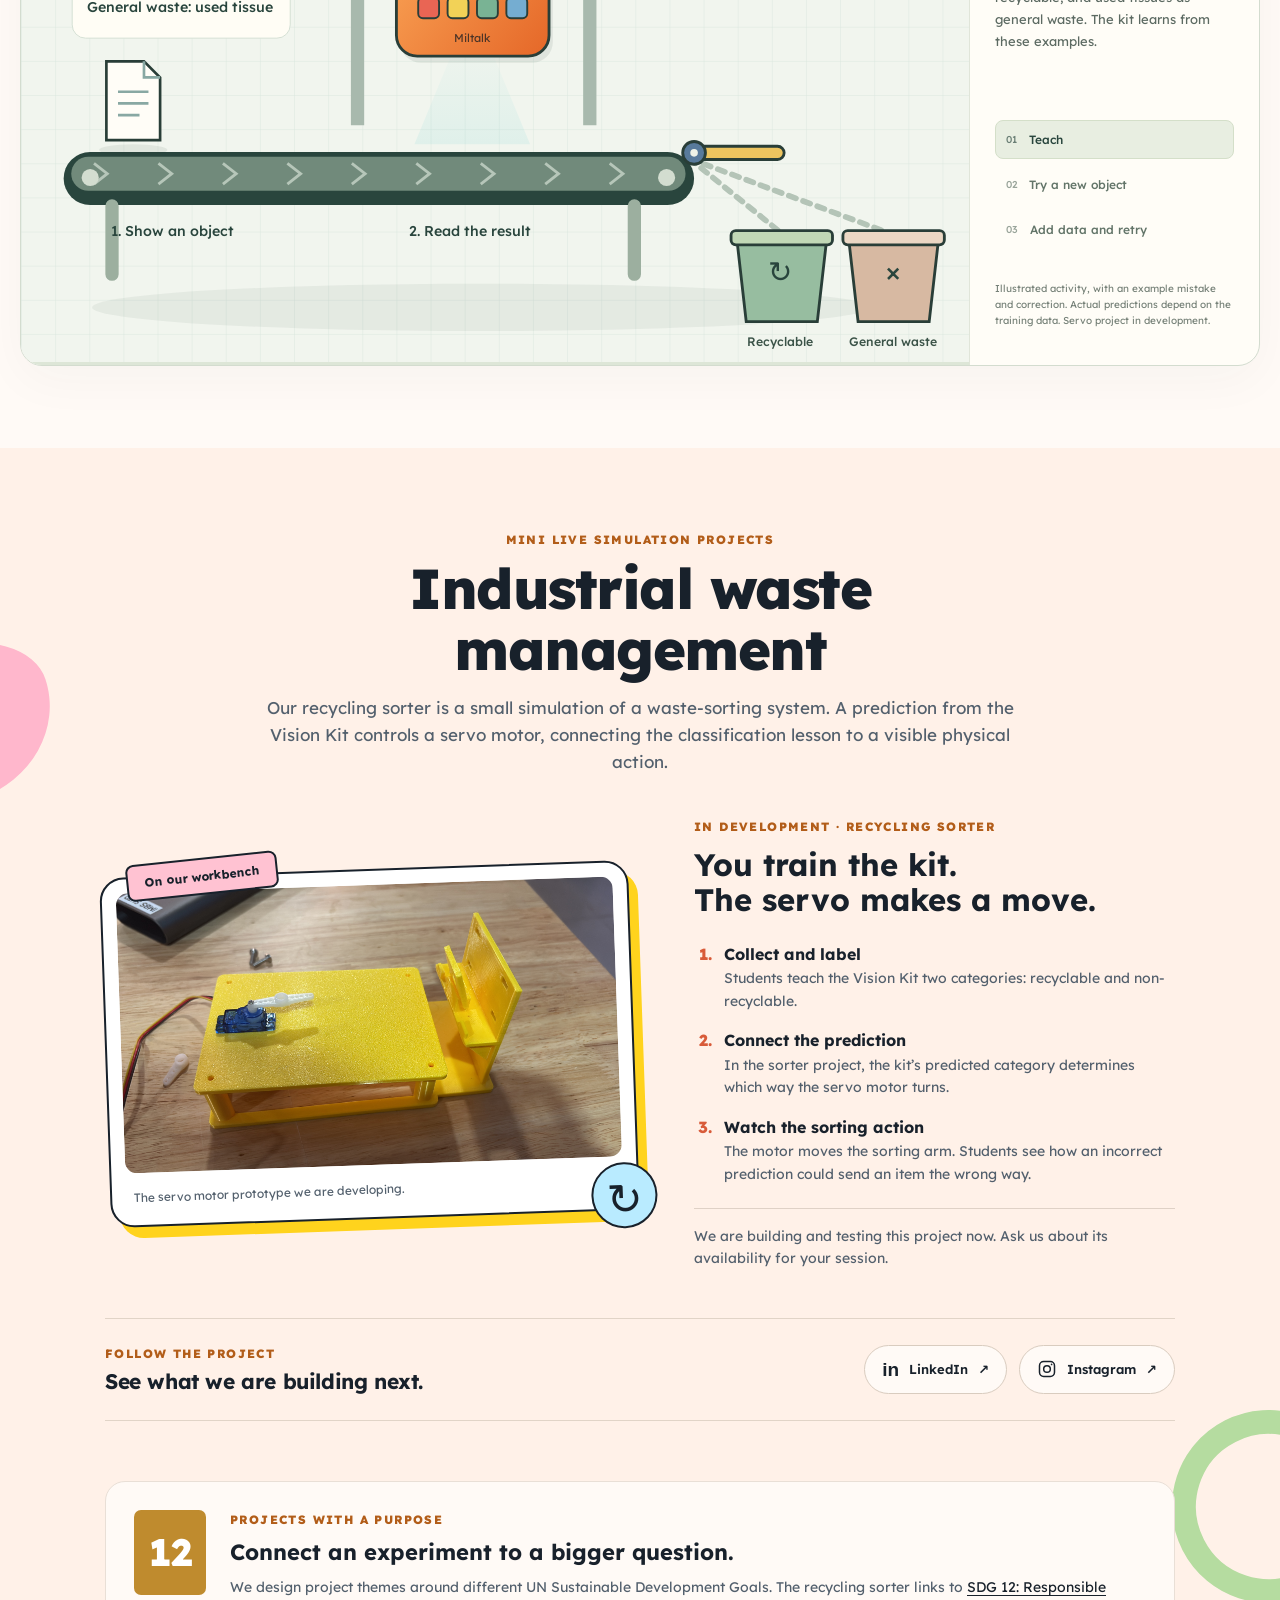
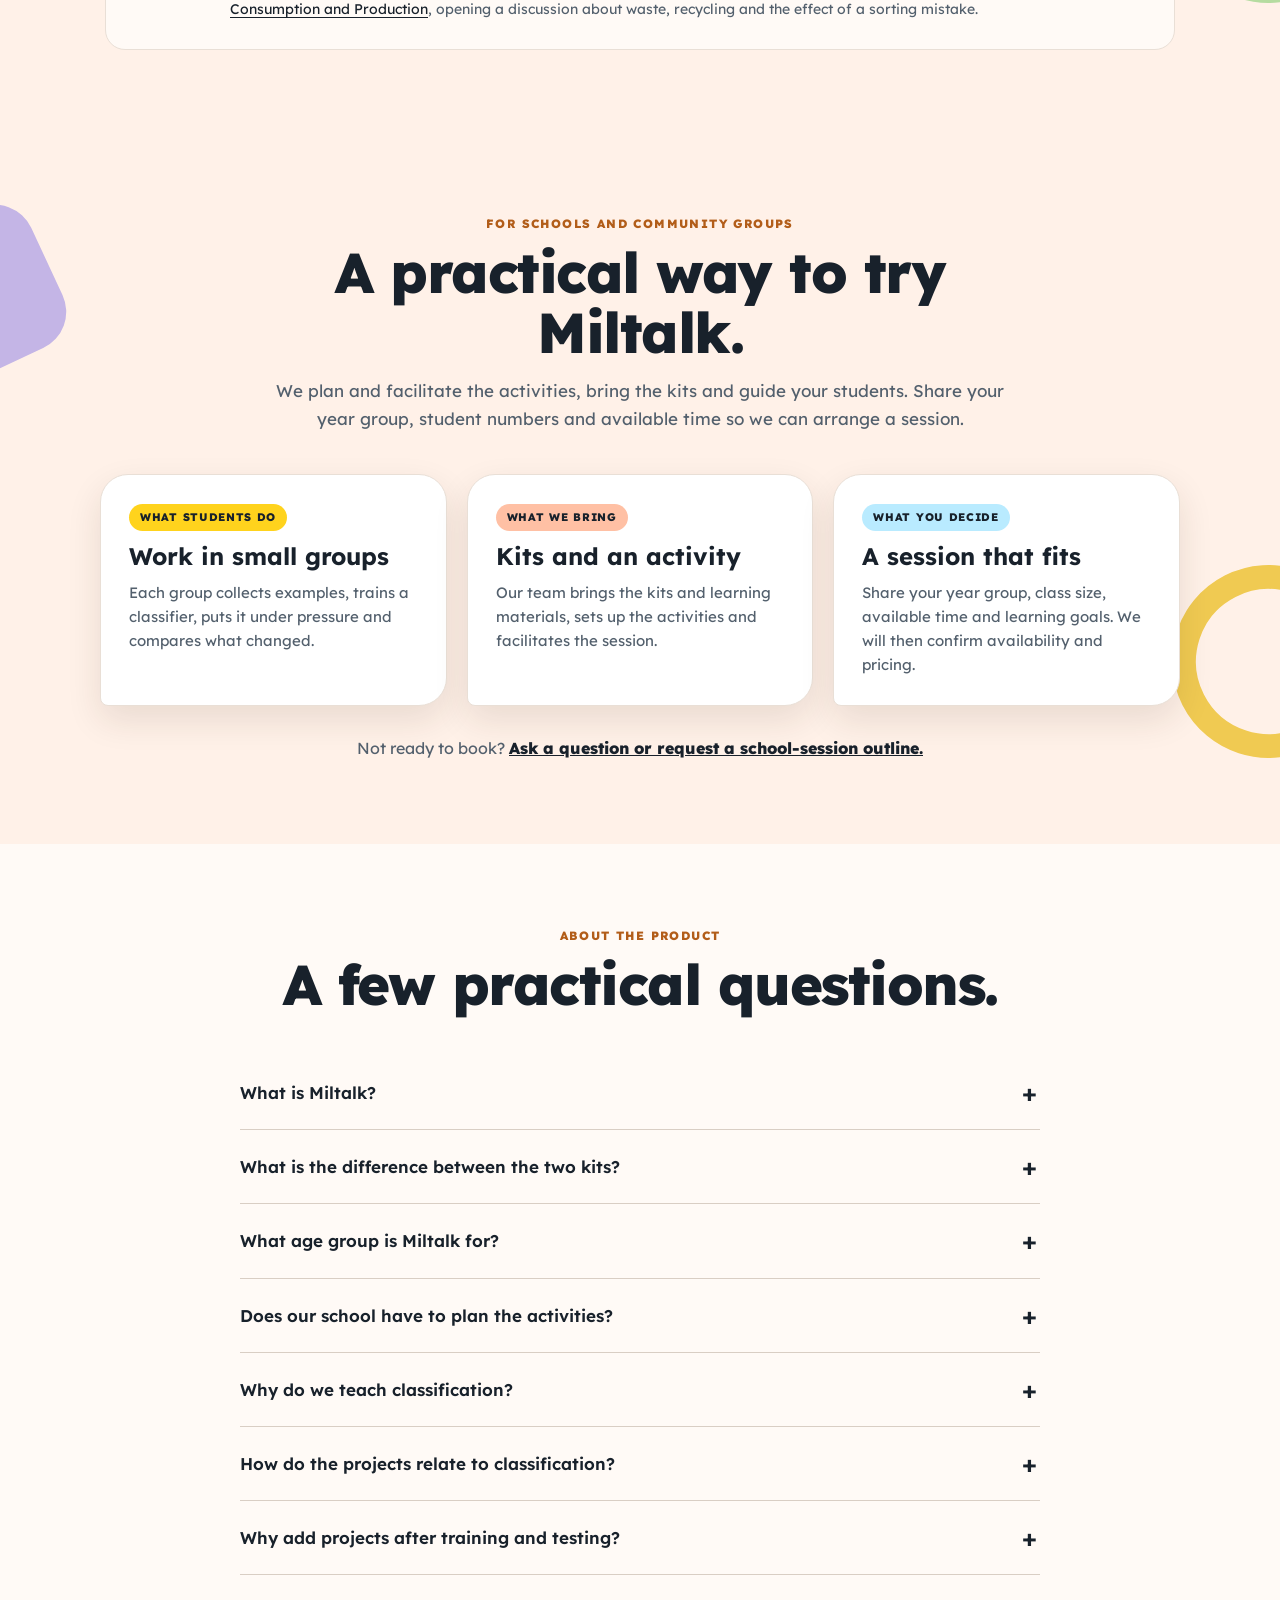
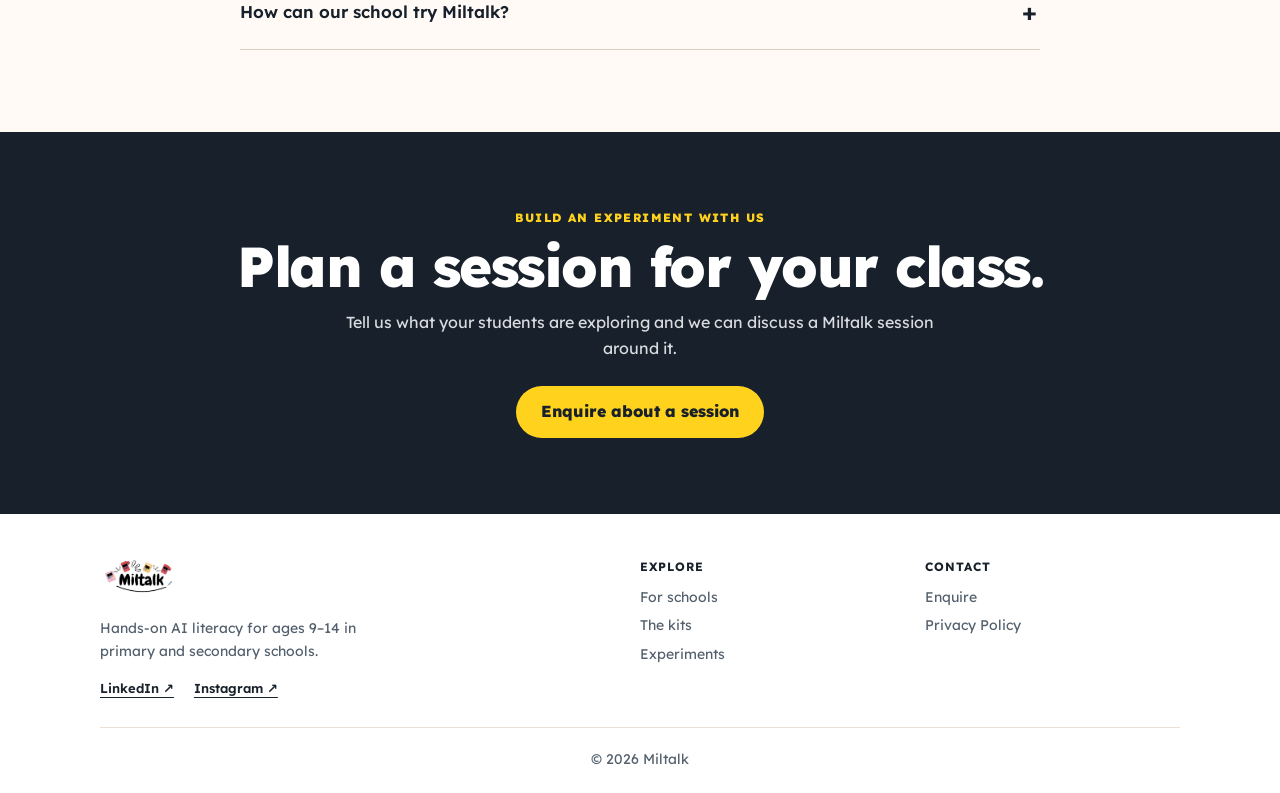
<file: landing_page_frontend/about.html>
<!doctype html>
<html lang="en">
<head>
<meta charset="UTF-8"><meta name="viewport" content="width=device-width,initial-scale=1">
<title>For Schools · Miltalk</title>
<meta name="description" content="Explore Miltalk experiments and mini live simulation projects, including a servo-powered recycling sorter.">
<link rel="icon" type="image/png" href="logo.png.png">
<link rel="preconnect" href="https://fonts.googleapis.com"><link rel="preconnect" href="https://fonts.gstatic.com" crossorigin>
<link href="https://fonts.googleapis.com/css2?family=Lexend:wght@300;400;500;600;700;800&amp;display=swap" rel="stylesheet">
<link rel="stylesheet" href="home.css?v=26"><link rel="stylesheet" href="site.css?v=3">
<link rel="stylesheet" href="sorter.css?v=1"><link rel="stylesheet" href="decorations.css?v=3"><link rel="stylesheet" href="session-details.css?v=1"></head>
<body>
<nav class="site-nav" aria-label="Main navigation"><div class="nav-shell"><ul class="nav-links" id="site-links"><li><a href="index.html#kits">The kits</a></li><li><a href="index.html#learn">For kids</a></li><li><a href="about.html" aria-current="page">For schools</a></li><li><a class="nav-cta" href="contact.html">Enquire</a></li></ul><button class="menu-toggle" aria-label="Open menu" aria-expanded="false" aria-controls="site-links">☰</button></div></nav>
<main>
<section class="section lab-intro edge-art"><div class="section-head"><p class="eyebrow">For primary and secondary schools · Ages 9–14</p><h1>What happens in<br><span class="hl">a Miltalk session?</span></h1><p>We start with the ideas behind AI classification, help children train a kit, then put their model to work in a project.</p></div><ol class="session-outline"><li class="session-step"><div class="session-card-top"><span>01 · Learn</span><svg viewBox="0 0 100 90" aria-hidden="true"><circle cx="50" cy="38" r="24" fill="#fffaf0" stroke="currentColor" stroke-width="3"/><path d="M39 60h22v10H39zM42 76h16M50 24v18m-9-8 9 9 9-9M50 4v-3M15 16l-5-4M85 16l5-4M12 42H4M88 42h8" fill="none" stroke="currentColor" stroke-width="3" stroke-linecap="round"/></svg></div><div class="session-card-copy"><h3>Understand the idea</h3><p>Start with a short explanation of how machines learn from examples and sort things into categories.</p></div></li><li class="session-step"><div class="session-card-top"><span>02 · Explore</span><svg viewBox="0 0 100 90" aria-hidden="true"><rect x="22" y="7" width="56" height="76" rx="12" fill="#fffaf0" stroke="currentColor" stroke-width="3"/><rect x="30" y="17" width="40" height="32" rx="5" fill="#c8e2ef" stroke="currentColor" stroke-width="3"/><path d="m40 34 7 7 14-15" fill="none" stroke="currentColor" stroke-width="3" stroke-linecap="round"/><circle cx="34" cy="64" r="5" fill="#efb165"/><circle cx="50" cy="64" r="5" fill="#b3d49c"/><circle cx="66" cy="64" r="5" fill="#a9c9ec"/></svg></div><div class="session-card-copy"><h3>Teach the kit</h3><p>Collect pictures or sounds, train a model and investigate what changes its predictions.</p></div></li><li class="session-step"><div class="session-card-top"><span>03 · Apply</span><svg viewBox="0 0 100 90" aria-hidden="true"><path d="M14 65h72v14H14z" fill="#fffaf0" stroke="currentColor" stroke-width="3"/><rect x="28" y="40" width="35" height="25" rx="6" fill="#bad5ae" stroke="currentColor" stroke-width="3"/><path d="m45 48 25-25" stroke="currentColor" stroke-width="9" stroke-linecap="round"/><circle cx="45" cy="48" r="8" fill="#fffaf0" stroke="currentColor" stroke-width="3"/><path d="m68 22 14 2-2 14M19 21h14m-7-7v14M80 55h10m-5-5v10" fill="none" stroke="currentColor" stroke-width="3" stroke-linecap="round"/></svg></div><div class="session-card-copy"><h3>Build a project</h3><p>Give the model a practical job, such as controlling a sorting arm. Children can see why the right prediction matters.</p></div></li></ol><div class="project-purpose"><span class="purpose-label">What makes Miltalk different?</span><h2>The lesson continues in a project.</h2><p>After the theory and kit practice, we introduce a project to keep the session engaging and give children a reason to use what they have learned. They return to the same ideas about examples, categories and predictions as they work towards a goal.</p><p>That connection between a classification lesson and a physical task is central to Miltalk. We design the projects to reinforce the concepts through application and support retention after the session.</p></div></section>
<section class="section experiment-section" id="experiments">
<div class="section-head"><p class="eyebrow">Industrial waste management · Example project</p><h2>Teach a machine to sort waste.</h2><p>Children train the Vision Kit to recognise recyclable and non-recyclable items, then use those predictions in a sorting project. This gives them a practical reason to check their model and improve its training examples.</p></div>
<div class="sorter-demo" data-sorter data-stage="train">
<div class="sorter-topbar"><span><i></i> Recycling sorter · Activity preview</span><button class="sorter-pause" type="button" aria-pressed="false">Pause</button></div>
<div class="sorter-layout">
<div class="sorter-visual">
<svg viewBox="0 0 1000 570" class="sorter-svg" role="img" aria-labelledby="sorter-title sorter-desc">
<title id="sorter-title">An animated recycling sorting experiment</title><desc id="sorter-desc">Objects move along a conveyor, are scanned by an illustrated Miltalk kit, and are directed to a bin. The steps show training examples, a wrong prediction and a retest after adding data.</desc>
<defs>
<pattern id="table-grid" width="36" height="36" patternUnits="userSpaceOnUse"><path d="M36 0H0V36" fill="none" stroke="#dbe6df" stroke-width="1"/></pattern>
<linearGradient id="kit-orange" x1="0" y1="0" x2="1" y2="1"><stop stop-color="#ffb361"/><stop offset="1" stop-color="#e56728"/></linearGradient>
<linearGradient id="scanner-light" x1="0" y1="0" x2="0" y2="1"><stop stop-color="#52c8cb" stop-opacity=".12"/><stop offset="1" stop-color="#52c8cb" stop-opacity=".55"/></linearGradient>
<symbol id="item-paper" viewBox="-36 -50 72 100"><path d="M-30-44H12L30-26V44H-30Z" fill="#fffdf7" stroke="#293e38" stroke-width="3"/><path d="M12-44V-26H30M-17-10H17M-17 3H17M-17 16H7" fill="none" stroke="#88a8a3" stroke-width="3"/></symbol>
<symbol id="item-can" viewBox="-36 -50 72 100"><rect x="-28" y="-36" width="56" height="78" rx="10" fill="#c6e5e3" stroke="#293e38" stroke-width="3"/><ellipse cy="-34" rx="28" ry="9" fill="#f4f7ed" stroke="#293e38" stroke-width="3"/><path d="M-27-9H27V20H-27" fill="#efca65" stroke="#293e38" stroke-width="3"/><path d="M-8-34H8" stroke="#293e38" stroke-width="3"/></symbol>
<symbol id="item-tissue" viewBox="-36 -50 72 100"><path d="m-28-30 20-10 16 12 22-3-5 23 9 23-20 20-21-6-23 8 5-28-9-17Z" fill="#e7d0b5" stroke="#293e38" stroke-width="3"/><path d="m-17-19 18 19 13-14M1 0-9 19" fill="none" stroke="#b89879" stroke-width="3"/></symbol>
<symbol id="item-bottle" viewBox="-36 -50 72 100"><path d="M-10-43H10V-25L24-9V39Q24 45 17 45H-17Q-24 45-24 39V-9L-10-25Z" fill="#bbdff0" stroke="#293e38" stroke-width="3"/><rect x="-12" y="-46" width="24" height="11" rx="3" fill="#668fa7" stroke="#293e38" stroke-width="3"/><path d="M-23 3H23V25H-23" fill="#f9faf1" stroke="#293e38" stroke-width="3"/><path d="m-7 14 7-7 7 7-7 7Z" fill="#659e76"/></symbol>
</defs>
<rect width="1000" height="570" fill="#f1f5ee"/><rect width="1000" height="570" fill="url(#table-grid)"/>
<ellipse cx="485" cy="512" rx="410" ry="25" fill="#233e3310"/>
<text x="48" y="48" class="svg-kicker">THE SORTING TABLE</text>
<g class="kit-gantry">
<path d="M355 320V96Q355 75 378 75H580Q600 75 600 96V320" fill="none" stroke="#a8b9ad" stroke-width="14"/>
<rect x="396" y="48" width="161" height="199" rx="22" fill="#293e3818" transform="translate(4 7)"/>
<rect x="396" y="48" width="161" height="199" rx="22" fill="url(#kit-orange)" stroke="#293e38" stroke-width="3"/>
<circle cx="410" cy="63" r="4" fill="#fff3dc"/><circle cx="543" cy="63" r="4" fill="#fff3dc"/>
<rect x="415" y="79" width="123" height="89" rx="9" fill="#1e3430"/>
<text x="476" y="101" text-anchor="middle" fill="#abc6b5" class="svg-tiny">MILTALK VISION</text>
<text x="476" y="129" text-anchor="middle" fill="#fffdf3" class="screen-result" data-screen>Learning</text>
<text x="476" y="151" text-anchor="middle" fill="#a8d6d1" class="svg-tiny" data-screen-sub>Label an example</text>
<rect x="419" y="185" width="22" height="22" rx="5" fill="#e96554" stroke="#293e38" stroke-width="2"/><rect x="450" y="185" width="22" height="22" rx="5" fill="#f2d257" stroke="#293e38" stroke-width="2"/><rect x="481" y="185" width="22" height="22" rx="5" fill="#79b394" stroke="#293e38" stroke-width="2"/><rect x="512" y="185" width="22" height="22" rx="5" fill="#75add1" stroke="#293e38" stroke-width="2"/>
<text x="476" y="232" text-anchor="middle" fill="#4c3427" class="svg-tiny">Miltalk</text>
<path d="m453 248-38 92h122l-38-92Z" fill="url(#scanner-light)" class="scanner-cone"/>
<path d="M422 288H530" stroke="#44bfc0" stroke-width="3" class="scanner-line"/>
</g>
<g class="conveyor">
<rect x="45" y="348" width="665" height="56" rx="28" fill="#29453d"/>
<rect x="53" y="353" width="648" height="36" rx="18" fill="#718a7b"/>
<path d="M77 360 91 371 77 382M145 360 159 371 145 382M213 360 227 371 213 382M281 360 295 371 281 382M349 360 363 371 349 382M417 360 431 371 417 382M485 360 499 371 485 382M553 360 567 371 553 382M621 360 635 371 621 382" fill="none" stroke="#b6c6b9" stroke-width="3" class="belt-treads"/>
<path d="M96 405V477M647 405V477" stroke="#9caf9f" stroke-width="14" stroke-linecap="round"/>
<circle cx="73" cy="375" r="9" fill="#d3ddd0"/><circle cx="681" cy="375" r="9" fill="#d3ddd0"/>
</g>
<text x="95" y="437" class="svg-label">1. Show an object</text><text x="409" y="437" class="svg-label">2. Read the result</text>
<path d="M705 355 805 436M705 355 922 436" fill="none" stroke="#b4c4b7" stroke-width="6" stroke-linecap="round" stroke-dasharray="8 8"/>
<g class="servo-arm" data-servo transform="translate(710 349) rotate(20)"><rect x="-8" y="-7" width="103" height="14" rx="7" fill="#edc45f" stroke="#293e38" stroke-width="3"/><circle r="12" fill="#587a9b" stroke="#293e38" stroke-width="3"/><circle r="4" fill="#eef2e7"/></g>
<g class="bin-recycle"><path d="M755 439H850L840 527H765Z" fill="#97bda0" stroke="#293e38" stroke-width="3"/><rect x="749" y="431" width="107" height="15" rx="5" fill="#c1d8b6" stroke="#293e38" stroke-width="3"/><text x="801" y="485" text-anchor="middle" class="bin-symbol">↻</text><text x="801" y="553" text-anchor="middle" class="svg-bin-label">Recyclable</text></g>
<g class="bin-general"><path d="M873 439H968L958 527H883Z" fill="#d7b9a2" stroke="#293e38" stroke-width="3"/><rect x="867" y="431" width="107" height="15" rx="5" fill="#ebd7c4" stroke="#293e38" stroke-width="3"/><text x="920" y="485" text-anchor="middle" class="bin-symbol">×</text><text x="920" y="553" text-anchor="middle" class="svg-bin-label">General waste</text></g>
<g data-moving-item transform="translate(110 294)"><ellipse cy="52" rx="36" ry="6" fill="#243b3015"/><use data-item href="#item-paper" x="-34" y="-48" width="68" height="96"/></g>
<g transform="translate(54 94)"><rect width="230" height="134" rx="14" fill="#fffdf5" stroke="#d3dfd3"/><text x="16" y="27" class="svg-kicker">TRAINING EXAMPLES</text><text x="16" y="58" class="svg-label" fill="#47775b">Recyclable</text><text x="16" y="80" class="svg-tiny" data-training>Paper · can</text><text x="16" y="106" class="svg-label" fill="#92735a">General waste: used tissue</text></g>
<g transform="translate(665 70)"><rect width="285" height="97" rx="16" fill="#fffdf5" stroke="#d3dfd3"/><text x="18" y="29" class="svg-kicker" data-object-name>PAPER</text><text x="18" y="57" class="svg-label" data-scene-status>Moving to the scanner</text><circle cx="260" cy="25" r="6" fill="#80ab91" class="status-light"/></g>
</svg>
<div class="sorter-progress"><span></span></div>
</div>
<div class="sorter-story">
<p class="eyebrow" data-demo-number>01 · Teach the categories</p><h3 data-demo-title>Start with labelled examples.</h3><p data-demo-copy>Children label paper and cans as recyclable, and used tissues as general waste. The kit learns from these examples.</p>
<div class="sorter-steps" role="group" aria-label="Choose a step"><button type="button" data-step="train" aria-pressed="true"><span>01</span> Teach</button><button type="button" data-step="test" aria-pressed="false"><span>02</span> Try a new object</button><button type="button" data-step="improve" aria-pressed="false"><span>03</span> Add data and retry</button></div>
<p class="sorter-note">Illustrated activity, with an example mistake and correction. Actual predictions depend on the training data. Servo project in development.</p>
</div></div></div>
</section>
<section class="section alt edge-art" id="projects">
<div class="section-head"><p class="eyebrow">Mini live simulation projects</p><h2>Industrial waste management</h2><p>Our recycling sorter is a small simulation of a waste-sorting system. A prediction from the Vision Kit controls a servo motor, connecting the classification lesson to a visible physical action.</p></div>
<div class="prototype-layout">
<figure class="prototype-photo"><span class="prototype-sticker">On our workbench</span><img src="servo-prototype.jpeg" width="3840" height="2160" loading="lazy" alt="Yellow 3D-printed Miltalk project platform with a blue servo motor and white arm"><figcaption>The servo motor prototype we are developing.</figcaption><span class="photo-doodle" aria-hidden="true">↻</span></figure>
<div class="prototype-copy"><p class="eyebrow">In development · Recycling sorter</p><h3>You train the kit.<br>The servo makes a move.</h3><ol class="project-steps"><li><strong>Collect and label</strong><p>Students teach the Vision Kit two categories: recyclable and non-recyclable.</p></li><li><strong>Connect the prediction</strong><p>In the sorter project, the kit&rsquo;s predicted category determines which way the servo motor turns.</p></li><li><strong>Watch the sorting action</strong><p>The motor moves the sorting arm. Students see how an incorrect prediction could send an item the wrong way.</p></li></ol><p class="prototype-note">We are building and testing this project now. Ask us about its availability for your session.</p></div>
</div>
<div class="project-social"><div><p class="eyebrow">Follow the project</p><h3>See what we are building next.</h3></div><div class="project-social-links"><a href="https://www.linkedin.com/company/miltalk-ai/" target="_blank" rel="noopener noreferrer"><span class="social-symbol" aria-hidden="true">in</span>LinkedIn <span aria-hidden="true">↗</span></a><a href="https://www.instagram.com/miltalk.sg/" target="_blank" rel="noopener noreferrer"><svg viewBox="0 0 24 24" aria-hidden="true"><rect x="3" y="3" width="18" height="18" rx="5"/><circle cx="12" cy="12" r="4"/><circle cx="17.5" cy="6.5" r="1" fill="currentColor" stroke="none"/></svg>Instagram <span aria-hidden="true">↗</span></a></div></div>
<div class="sdg-note"><span class="sdg-badge">12</span><div><p class="eyebrow">Projects with a purpose</p><h3>Connect an experiment to a bigger question.</h3><p>We design project themes around different UN Sustainable Development Goals. The recycling sorter links to <a href="https://sdgs.un.org/goals/goal12" target="_blank" rel="noopener noreferrer">SDG 12: Responsible Consumption and Production</a>, opening a discussion about waste, recycling and the effect of a sorting mistake.</p></div></div>
</section>
    <section class="section alt edge-art" id="schools">
      <div class="section-head reveal"><p class="eyebrow">For schools and community groups</p><h2>A practical way to try Miltalk.</h2><p>We plan and facilitate the activities, bring the kits and guide your students. Share your year group, student numbers and available time so we can arrange a session.</p></div>
      <div class="cards school-offer">
        <article class="card reveal"><span class="card-sticker">What students do</span><h3>Work in small groups</h3><p>Each group collects examples, trains a classifier, puts it under pressure and compares what changed.</p></article>
        <article class="card reveal"><span class="card-sticker coral">What we bring</span><h3>Kits and an activity</h3><p>Our team brings the kits and learning materials, sets up the activities and facilitates the session.</p></article>
        <article class="card reveal"><span class="card-sticker blue-sticker">What you decide</span><h3>A session that fits</h3><p>Share your year group, class size, available time and learning goals. We will then confirm availability and pricing.</p></article>
      </div>
      <p class="offer-note reveal">Not ready to book? <a href="contact.html">Ask a question or request a school-session outline.</a></p>
    </section>
<section class="section" id="faq"><div class="section-head"><p class="eyebrow">About the product</p><h2>A few practical questions.</h2></div>
<div class="product-faq">
<details><summary>What is Miltalk?</summary><p>Miltalk is a set of handheld learning kits that students train with their own examples. They choose two categories, collect data and test the kit&rsquo;s predictions.</p></details>
<details><summary>What is the difference between the two kits?</summary><p>The Vision Kit has a camera and learns from pictures. The Audio Kit has a microphone and learns from sounds.</p></details>
<details><summary>What age group is Miltalk for?</summary><p>Miltalk is designed for children aged 9 to 14 in primary and secondary schools. We adapt the explanation and activities to the group.</p></details>
<details><summary>Does our school have to plan the activities?</summary><p>No. We plan and lead the session, supply the kits and learning materials, and guide the students. Your school shares its group size, age range and scheduling requirements.</p></details>
<details><summary>Why do we teach classification?</summary><p>Classification gives children a clear way to explore AI: collect examples, choose categories and test a prediction. It also helps them understand familiar applications such as spam filters and image recognition.</p></details>
<details><summary>How do the projects relate to classification?</summary><p>The model&rsquo;s predicted category controls what happens next. In the recycling sorter we are developing, a recyclable or non-recyclable prediction determines which way a servo motor turns the sorting arm.</p></details>
<details><summary>Why add projects after training and testing?</summary><p>A project keeps the session engaging and gives children a goal to work towards. Applying classification in a physical task lets them revisit the theory, connect a prediction to an action and practise improving their examples. We design this part of the session to reinforce learning and support retention.</p></details>
<details><summary>How can our school try Miltalk?</summary><p><a href="contact.html">Send us an enquiry</a> with your year group, student numbers and available time. We will discuss the activities, kits, facilitation and pricing for your session.</p></details>
</div></section>
<section class="cta"><p class="eyebrow">Build an experiment with us</p><h2>Plan a session for your class.</h2><p>Tell us what your students are exploring and we can discuss a Miltalk session around it.</p><a href="contact.html">Enquire about a session</a></section>
</main>
<footer class="site-footer"><div class="footer-grid"><div class="footer-about"><a href="index.html" class="logo"><img src="logo-clear.png" alt="Miltalk"></a><p>Hands-on AI literacy for ages 9–14 in primary and secondary schools.</p><div class="footer-social"><a href="https://www.linkedin.com/company/miltalk-ai/" target="_blank" rel="noopener noreferrer">LinkedIn ↗</a><a href="https://www.instagram.com/miltalk.sg/" target="_blank" rel="noopener noreferrer">Instagram ↗</a></div></div><div class="footer-col"><h5>Explore</h5><a href="about.html#schools">For schools</a><a href="index.html#kits">The kits</a><a href="#experiments">Experiments</a></div><div class="footer-col"><h5>Contact</h5><a href="contact.html">Enquire</a><a href="privacy.html">Privacy Policy</a></div></div><div class="footer-bottom">© <span data-year>2026</span> Miltalk</div></footer>
<script src="main.js"></script><script src="site.js?v=1"></script><script src="experiments.js?v=2"></script>
</body></html>
</file>
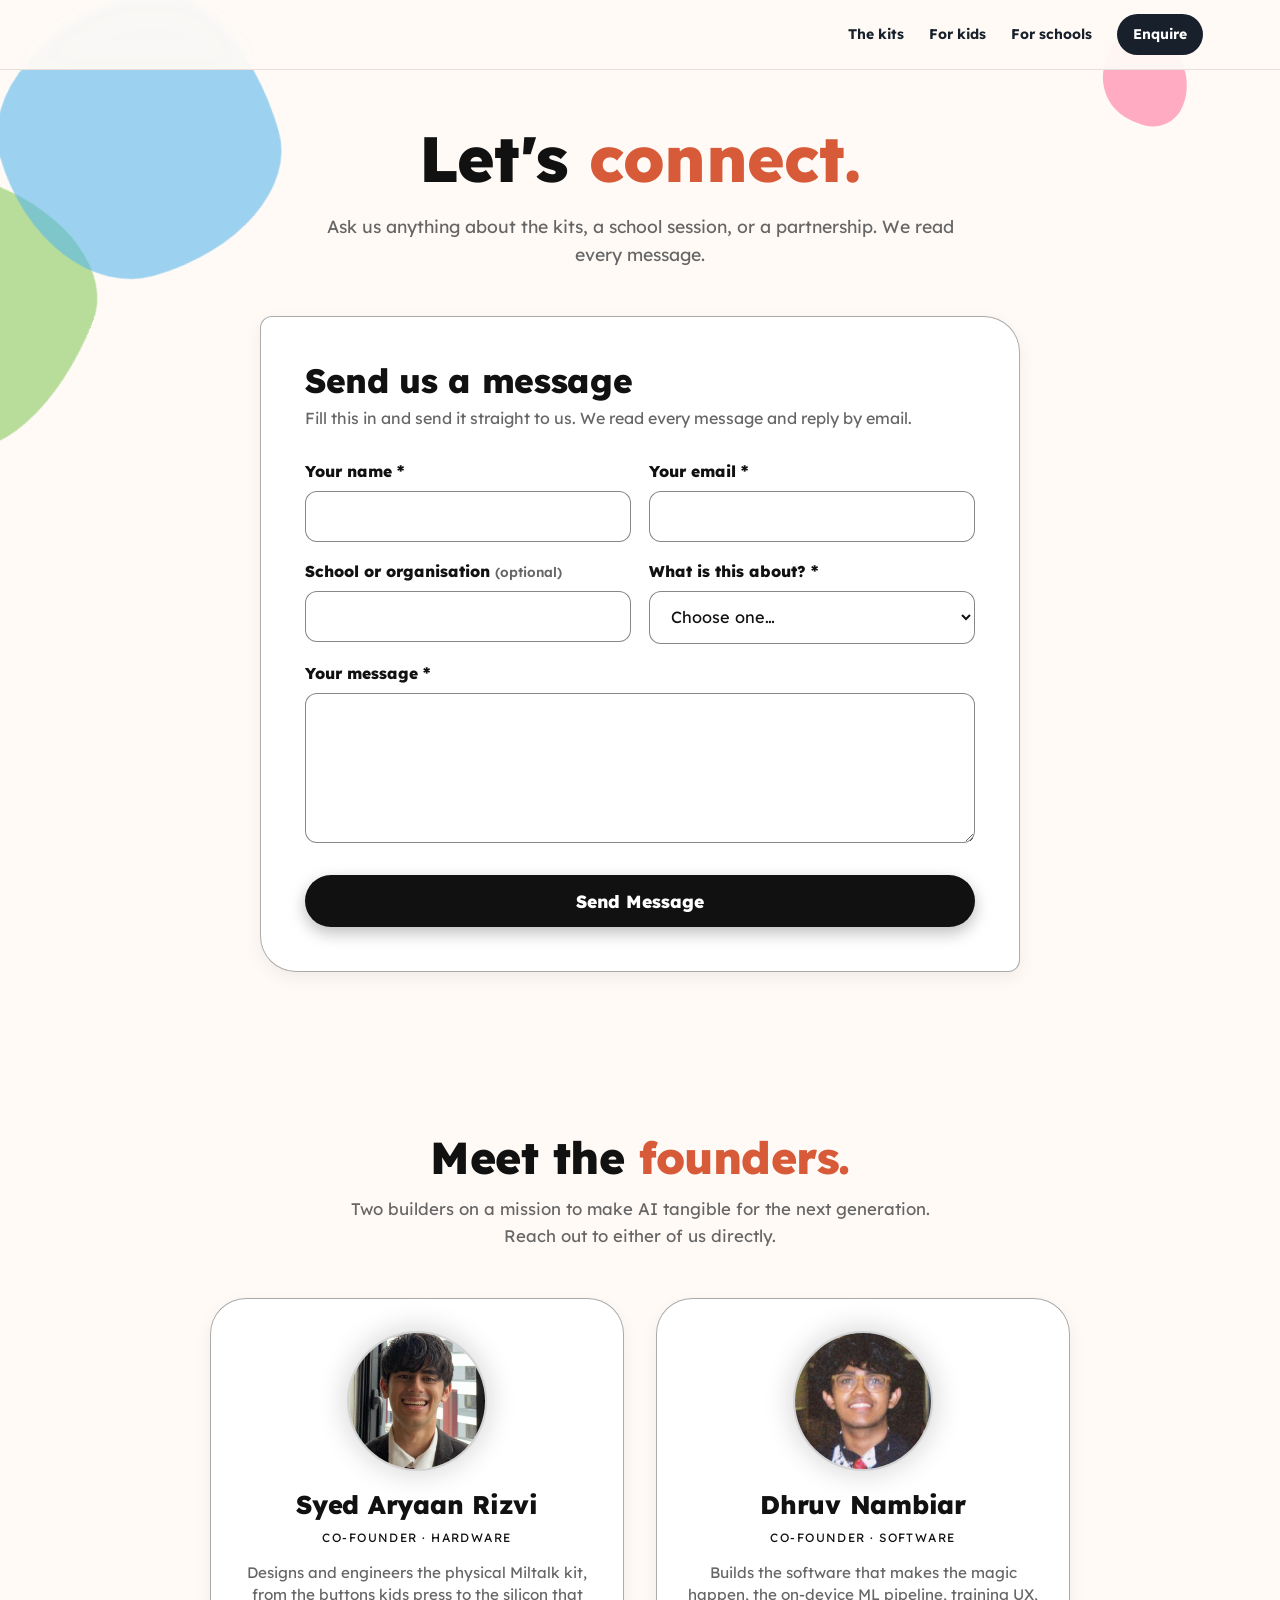
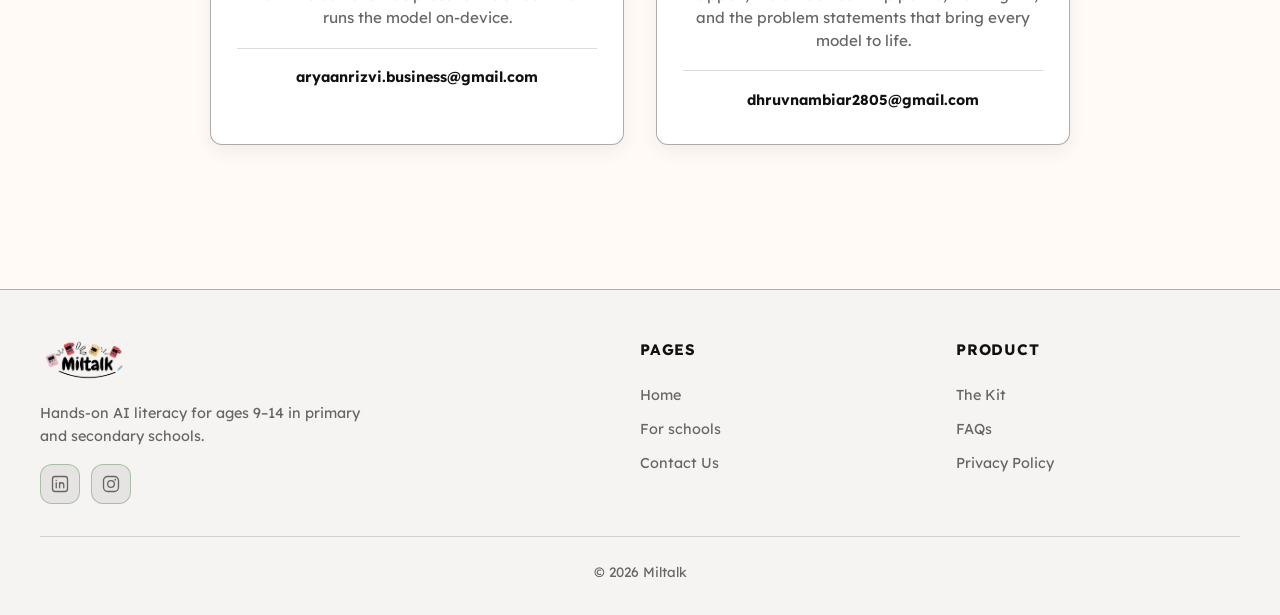
<file: landing_page_frontend/contact.html>
<!DOCTYPE html><html lang="en"><head><meta charset="UTF-8"><meta name="viewport" content="width=device-width,initial-scale=1"><title>Contact Us · Miltalk</title><meta name="description" content="Get in touch with the team building Miltalk. Send us a question, or reach a founder directly."><link rel="icon" type="image/png" href="logo.png.png"><link rel="preconnect" href="https://fonts.googleapis.com"><link rel="preconnect" href="https://fonts.gstatic.com" crossorigin><link href="https://fonts.googleapis.com/css2?family=Lexend:wght@300;400;500;600;700;800&display=swap" rel="stylesheet"><link rel="stylesheet" href="style.css"><link rel="stylesheet" href="site.css?v=3"></head><body><nav class="site-nav" aria-label="Main navigation"><div class="nav-shell"><ul class="nav-links" id="site-links"><li><a href="index.html#kits">The kits</a></li><li><a href="index.html#learn">For kids</a></li><li><a href="about.html">For schools</a></li><li><a class="nav-cta" href="contact.html" aria-current="page">Enquire</a></li></ul><button class="menu-toggle" aria-label="Open menu" aria-expanded="false" aria-controls="site-links">☰</button></div></nav><section class="page-header"><div class="container"><h1>Let's <span class="gradient-text">connect.</span></h1><p>Ask us anything about the kits, a school session, or a partnership. We read every message.</p></div></section><section style="padding-top:0"><div class="container"><div class="contact-form-card reveal"><h2>Send us a message</h2><p class="cf-intro">Fill this in and send it straight to us. We read every message and reply by email.</p><form id="contact-form" novalidate><div class="cf-row"><div class="cf-field"><label for="cf-name">Your name <span class="req">*</span></label> <input type="text" id="cf-name" name="name" autocomplete="name"></div><div class="cf-field"><label for="cf-email">Your email <span class="req">*</span></label> <input type="email" id="cf-email" name="email" autocomplete="email"></div></div><div class="cf-row"><div class="cf-field"><label for="cf-org">School or organisation <span class="opt">(optional)</span></label> <input type="text" id="cf-org" name="org" autocomplete="organization"></div><div class="cf-field"><label for="cf-topic">What is this about? <span class="req">*</span></label> <select id="cf-topic" name="topic"><option value="">Choose one…</option><option>General question</option><option>Buying a kit</option><option>School or club session</option><option>Partnership or press</option><option>Something else</option></select></div></div><div class="cf-field"><label for="cf-message">Your message <span class="req">*</span></label> <textarea id="cf-message" name="message" rows="6"></textarea></div><input type="hidden" name="_subject" value="New Miltalk enquiry"> <input type="text" name="_gotcha" tabindex="-1" autocomplete="off" aria-hidden="true" style="position:absolute;left:-9999px;opacity:0"><div class="cf-error hidden" id="cf-error"></div><div class="cf-success hidden" id="cf-success"></div><button type="submit" class="btn btn-primary cf-submit" id="cf-submit">Send Message</button></form></div></div></section><section id="founders"><div class="container"><div class="section-title reveal"><h2>Meet the <span class="gradient-text">founders.</span></h2><p>Two builders on a mission to make AI tangible for the next generation. Reach out to either of us directly.</p></div><div class="founders-grid"><div class="founder-card reveal"><div class="founder-photo"><img src="aryaan_profile.jpeg" alt="Syed Aryaan Rizvi"></div><h3>Syed Aryaan Rizvi</h3><span class="founder-role">Co-Founder · Hardware</span><p>Designs and engineers the physical Miltalk kit, from the buttons kids press to the silicon that runs the model on-device.</p><div class="founder-contact"><a href="mailto:aryaanrizvi.business@gmail.com">aryaanrizvi.business@gmail.com</a></div></div><div class="founder-card reveal"><div class="founder-photo"><img src="dhruv_profile.jpg" alt="Dhruv Nambiar"></div><h3>Dhruv Nambiar</h3><span class="founder-role">Co-Founder · Software</span><p>Builds the software that makes the magic happen, the on-device ML pipeline, training UX, and the problem statements that bring every model to life.</p><div class="founder-contact"><a href="mailto:dhruvnambiar2805@gmail.com">dhruvnambiar2805@gmail.com</a></div></div></div></div></section><footer><div class="footer-grid"><div class="footer-about"><a href="index.html" class="logo"><img src="logo-clear.png" alt="Miltalk logo" class="logo-img"></a><p>Hands-on AI literacy for ages 9–14 in primary and secondary schools.</p><div class="social-links"><a href="https://www.linkedin.com/company/miltalk-ai/posts/?feedView=all" target="_blank" rel="noopener noreferrer" aria-label="Miltalk on LinkedIn" data-social="linkedin"><svg viewBox="0 0 24 24" aria-hidden="true"><rect x="3" y="3" width="18" height="18" rx="3"/><path d="M7.5 10.5v6M7.5 7.6v.1"/><path d="M11.5 16.5v-6M11.5 13.2c0-1.5 1-2.7 2.5-2.7s2.5 1 2.5 2.7v3.3"/></svg> </a><a href="https://www.instagram.com/miltalk.sg/" target="_blank" rel="noopener noreferrer" aria-label="Miltalk on Instagram" data-social="instagram"><svg viewBox="0 0 24 24" aria-hidden="true"><rect x="3" y="3" width="18" height="18" rx="5"/><circle cx="12" cy="12" r="4"/><circle cx="17.2" cy="6.8" r="1" class="solid"/></svg></a></div></div><div class="footer-col"><h5>Pages</h5><a href="index.html">Home</a> <a href="about.html">For schools</a> <a href="contact.html">Contact Us</a></div><div class="footer-col"><h5>Product</h5><a href="index.html#kits">The Kit</a> <a href="about.html#faq">FAQs</a> <a href="privacy.html">Privacy Policy</a></div></div><div class="footer-bottom">© <span data-year>2026</span> Miltalk</div></footer><script src="main.js"></script><script>!function(){const e="meaqebno",t="aryaanrizvi.business@gmail.com,dhruvnambiar2805@gmail.com",n=document.getElementById("contact-form");if(!n)return;const o=document.getElementById("cf-error"),a=document.getElementById("cf-success"),i=document.getElementById("cf-submit"),s=/^[A-Za-z0-9]{6,}$/.test(e);s&&(n.action="https://formspree.io/f/"+e,n.method="POST");const c=(e,t)=>{e.textContent=t,e.classList.remove("hidden")};n.addEventListener("submit",async function(e){e.preventDefault(),o.classList.add("hidden"),a.classList.add("hidden");const d=document.getElementById("cf-name").value.trim(),m=document.getElementById("cf-email").value.trim(),r=document.getElementById("cf-org").value.trim(),l=document.getElementById("cf-topic").value,u=document.getElementById("cf-message").value.trim();if(!(d&&m&&l&&u))return void c(o,"Please fill in your name, email, topic and message.");if(!/^[^\s@]+@[^\s@]+\.[^\s@]+$/.test(m))return void c(o,"That email address does not look right.");if(!s){const e=String.fromCharCode(10),n="Name: "+d+e+"Email: "+m+e+(r?"Organisation: "+r+e:"")+"Topic: "+l+e+e+u+e;return window.location.href="mailto:"+t+"?subject="+encodeURIComponent("Miltalk enquiry: "+l)+"&body="+encodeURIComponent(n),void c(a,"Your email app should now be open with the message ready.")}const f=i.textContent;i.disabled=!0,i.textContent="Sending…";try{const e=await fetch(n.action,{method:"POST",body:new FormData(n),headers:{Accept:"application/json"}});if(e.ok)n.reset(),c(a,"Thanks! Your message is on its way; we will get back to you by email.");else{const n=await e.json().catch(()=>({})),a=n.errors?n.errors.map(e=>e.message).join(", "):"";c(o,a||"Sorry, the message did not send. Please email us directly at "+t.split(",")[0]+".")}}catch(e){c(o,"Could not reach the server. Check your connection, or email us at "+t.split(",")[0]+".")}finally{i.disabled=!1,i.textContent=f}})}()</script><script src="site.js?v=1"></script></body></html>
</file>
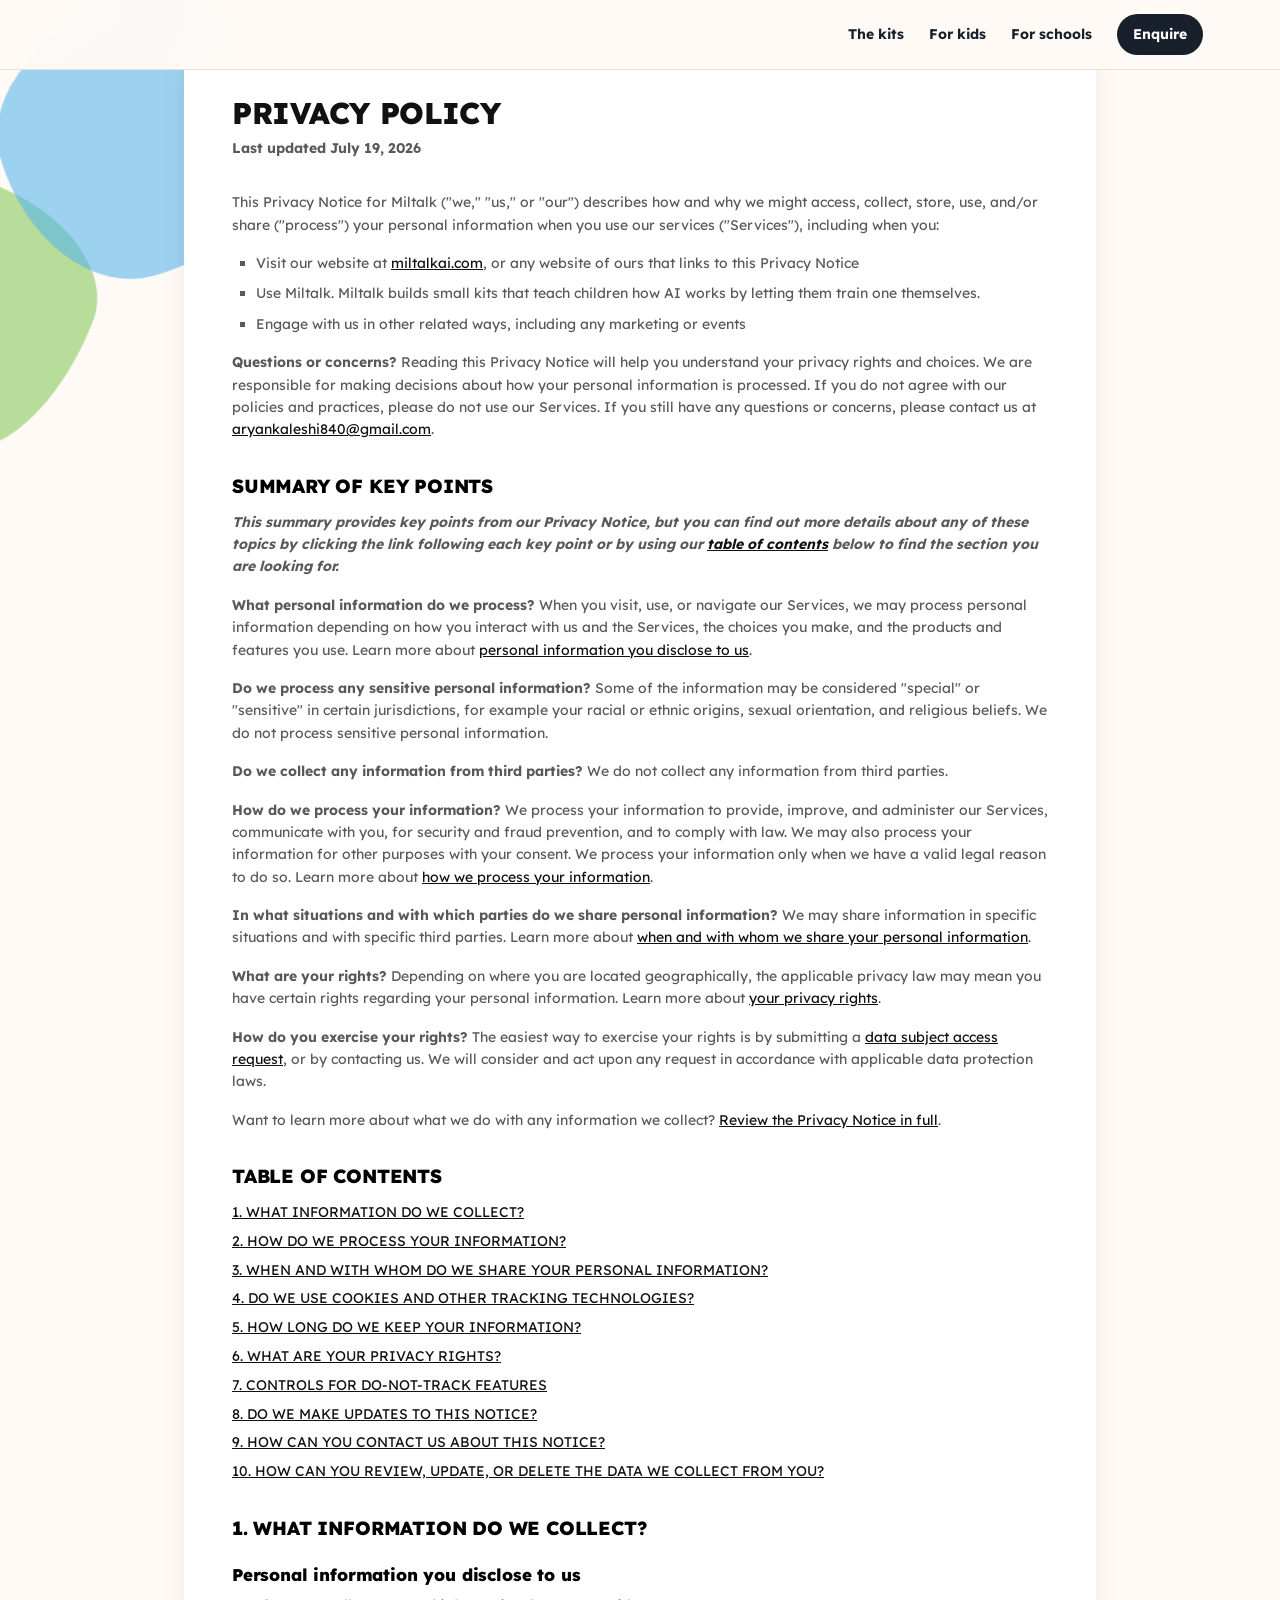
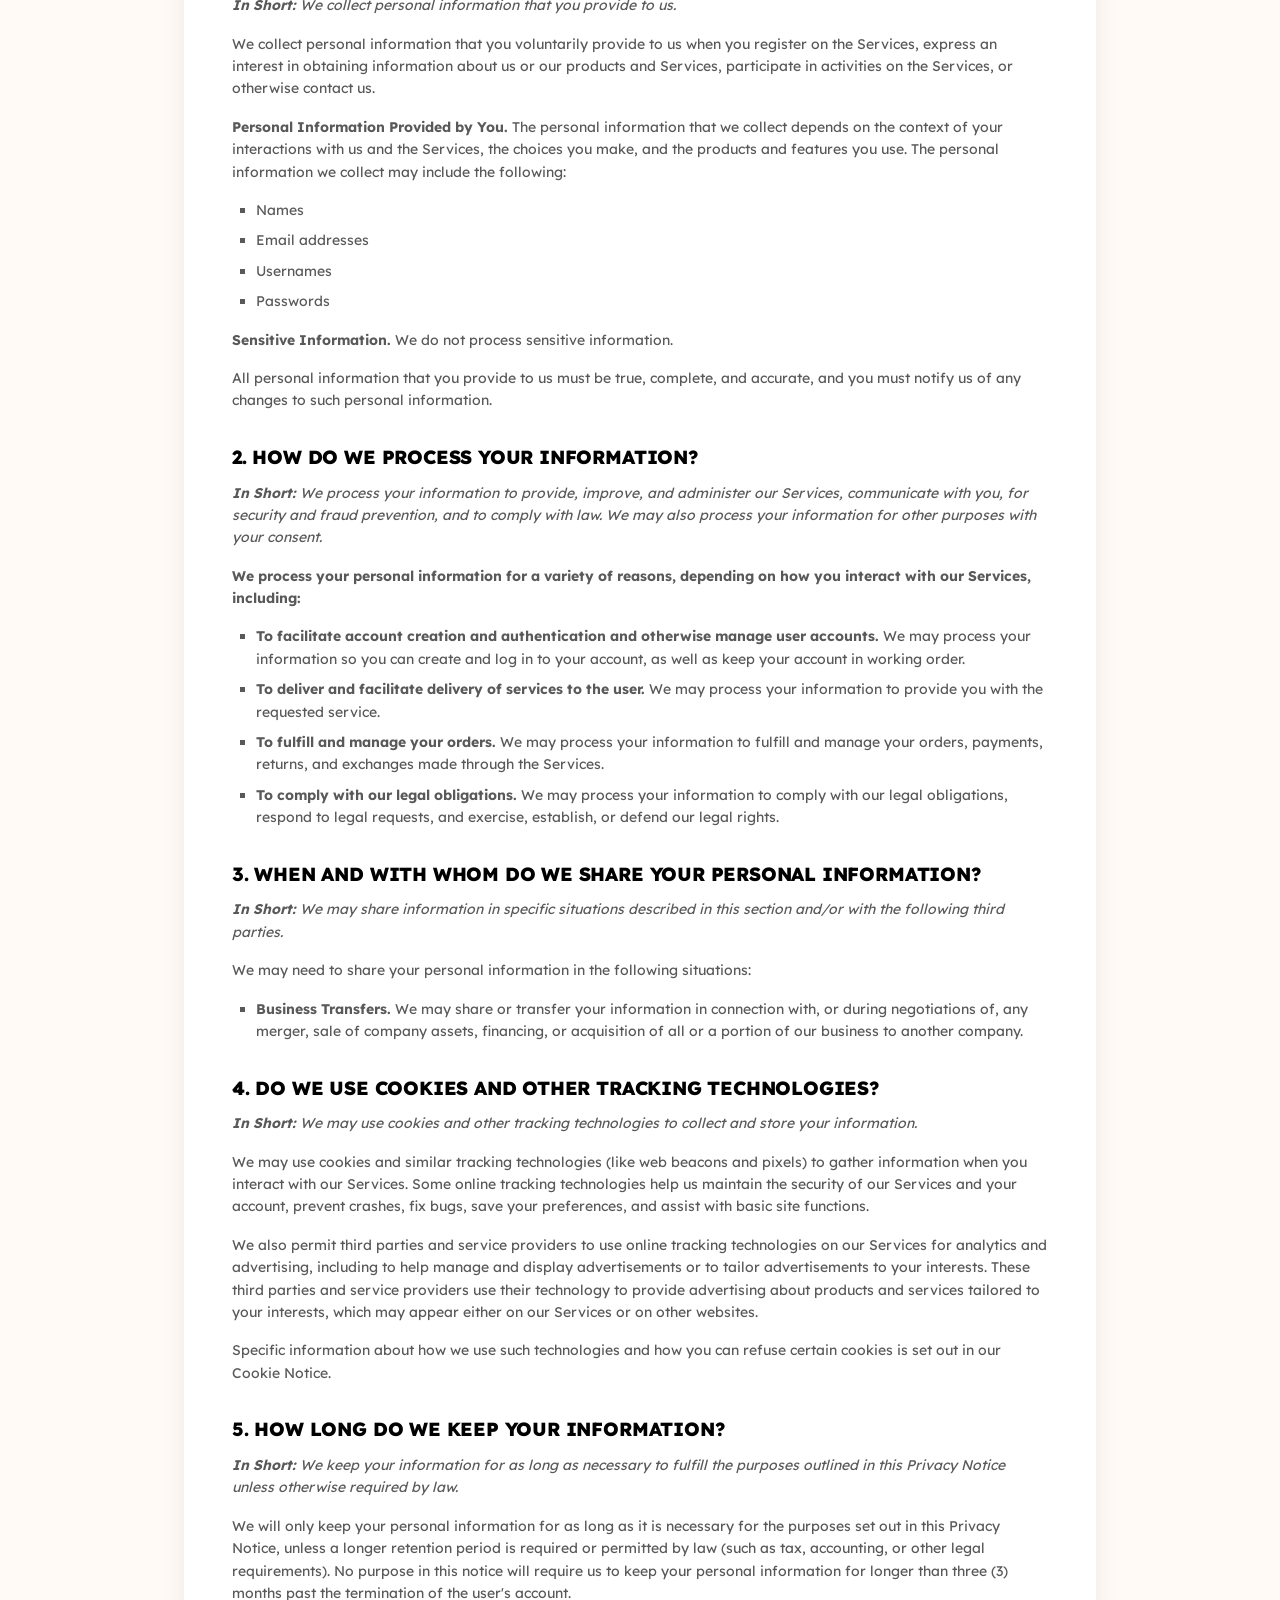
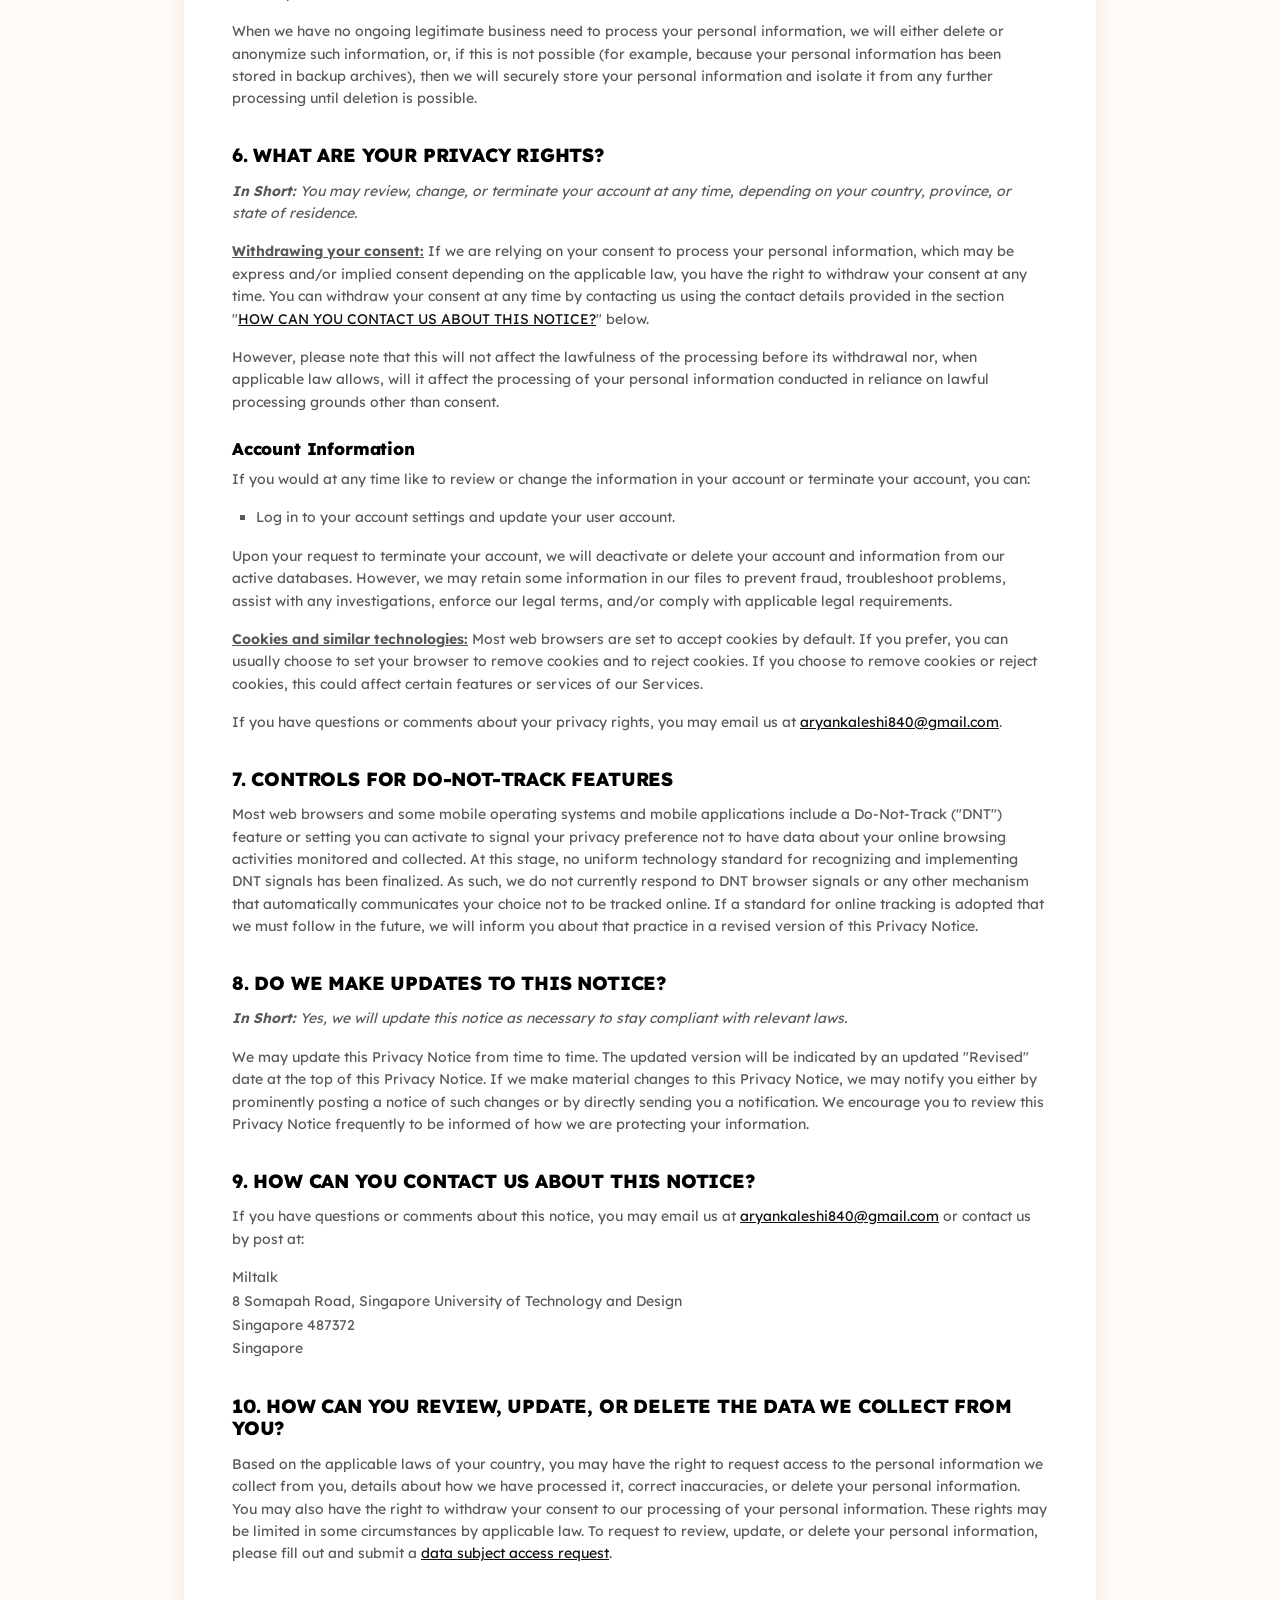
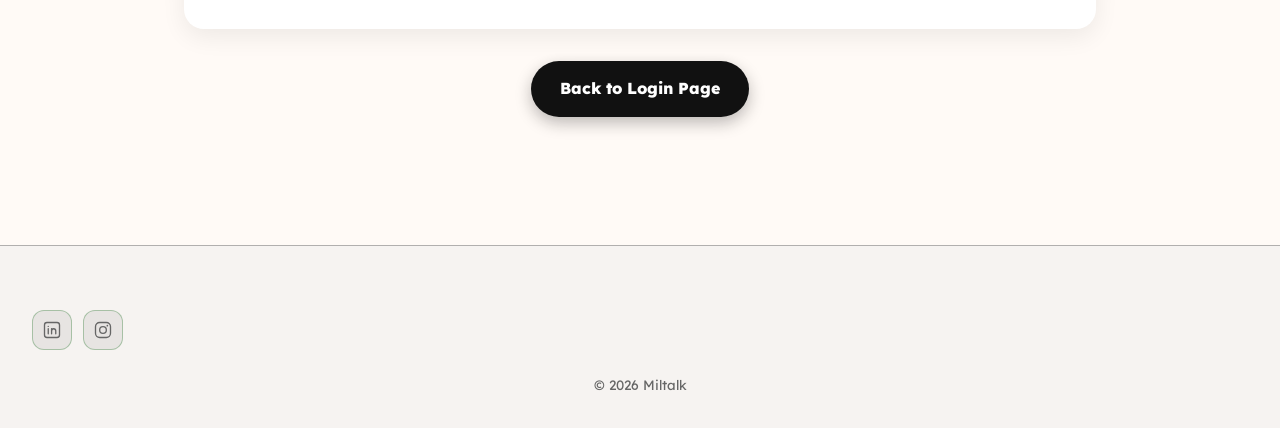
<file: landing_page_frontend/privacy.html>
<!DOCTYPE html><html lang="en"><head><meta charset="UTF-8"><meta name="viewport" content="width=device-width,initial-scale=1"><link rel="icon" type="image/png" href="logo.png.png"><title>Privacy Policy · Miltalk</title><meta name="description" content="Miltalk's privacy policy, how we collect, use, and protect your personal information."><link rel="preconnect" href="https://fonts.googleapis.com"><link rel="preconnect" href="https://fonts.gstatic.com" crossorigin><link href="https://fonts.googleapis.com/css2?family=Lexend:wght@300;400;500;600;700;800&display=swap" rel="stylesheet"><link rel="stylesheet" href="style.css"><style>.policy-wrap{max-width:960px;margin:0 auto;padding:3rem 1.5rem 4rem}.policy-card{background:#fff;border-radius:20px;padding:2.5rem 2rem;box-shadow:0 8px 24px rgba(0,0,0,.07);font-family:Lexend,system-ui,sans-serif;font-size:14px;color:#595959;line-height:1.6}@media (min-width:640px){.policy-card{padding:3rem}}.policy-card h1{font-family:var(--font-display);font-size:30px;letter-spacing:-.3px;color:#111;margin-bottom:.4rem}.policy-card .updated{color:#595959;font-weight:700;margin-bottom:2rem}.policy-card h2{font-family:Lexend,system-ui,sans-serif;font-size:19px;color:#000;margin:2.2rem 0 .8rem}.policy-card h3{font-family:Lexend,system-ui,sans-serif;font-size:17px;color:#000;margin:1.6rem 0 .6rem}.policy-card p{margin-bottom:1rem}.policy-card ul{margin:0 0 1rem 1.5rem;list-style-type:square}.policy-card li{margin-bottom:.5rem}.policy-card a{color:#111;word-break:break-word}.policy-card .toc a{display:block;margin-bottom:.4rem}.policy-card .address{margin-bottom:1rem;line-height:1.7}.policy-card .attribution{margin-top:2.5rem;font-size:13px;color:#8a8a8a}.back-to-login{text-align:center;margin-top:2rem}</style><link rel="stylesheet" href="site.css?v=3"></head><body><nav class="site-nav" aria-label="Main navigation"><div class="nav-shell"><ul class="nav-links" id="site-links"><li><a href="index.html#kits">The kits</a></li><li><a href="index.html#learn">For kids</a></li><li><a href="about.html">For schools</a></li><li><a class="nav-cta" href="contact.html">Enquire</a></li></ul><button class="menu-toggle" aria-label="Open menu" aria-expanded="false" aria-controls="site-links">☰</button></div></nav><main class="policy-wrap"><div class="policy-card"><h1>PRIVACY POLICY</h1><p class="updated">Last updated July 19, 2026</p><p>This Privacy Notice for Miltalk ("we," "us," or "our") describes how and why we might access, collect, store, use, and/or share ("process") your personal information when you use our services ("Services"), including when you:</p><ul><li>Visit our website at <a href="https://miltalkai.com">miltalkai.com</a>, or any website of ours that links to this Privacy Notice</li><li>Use Miltalk. Miltalk builds small kits that teach children how AI works by letting them train one themselves.</li><li>Engage with us in other related ways, including any marketing or events</li></ul><p><strong>Questions or concerns?</strong> Reading this Privacy Notice will help you understand your privacy rights and choices. We are responsible for making decisions about how your personal information is processed. If you do not agree with our policies and practices, please do not use our Services. If you still have any questions or concerns, please contact us at <a href="mailto:aryankaleshi840@gmail.com">aryankaleshi840@gmail.com</a>.</p><h2>SUMMARY OF KEY POINTS</h2><p><strong><em>This summary provides key points from our Privacy Notice, but you can find out more details about any of these topics by clicking the link following each key point or by using our <a href="#toc">table of contents</a> below to find the section you are looking for.</em></strong></p><p><strong>What personal information do we process?</strong> When you visit, use, or navigate our Services, we may process personal information depending on how you interact with us and the Services, the choices you make, and the products and features you use. Learn more about <a href="#personalinfo">personal information you disclose to us</a>.</p><p><strong>Do we process any sensitive personal information?</strong> Some of the information may be considered "special" or "sensitive" in certain jurisdictions, for example your racial or ethnic origins, sexual orientation, and religious beliefs. We do not process sensitive personal information.</p><p><strong>Do we collect any information from third parties?</strong> We do not collect any information from third parties.</p><p><strong>How do we process your information?</strong> We process your information to provide, improve, and administer our Services, communicate with you, for security and fraud prevention, and to comply with law. We may also process your information for other purposes with your consent. We process your information only when we have a valid legal reason to do so. Learn more about <a href="#infouse">how we process your information</a>.</p><p><strong>In what situations and with which parties do we share personal information?</strong> We may share information in specific situations and with specific third parties. Learn more about <a href="#whoshare">when and with whom we share your personal information</a>.</p><p><strong>What are your rights?</strong> Depending on where you are located geographically, the applicable privacy law may mean you have certain rights regarding your personal information. Learn more about <a href="#privacyrights">your privacy rights</a>.</p><p><strong>How do you exercise your rights?</strong> The easiest way to exercise your rights is by submitting a <a href="https://app.termly.io/dsar/c51e1e46-e446-4e49-bcf0-9efdd4cf77e3" rel="noopener noreferrer" target="_blank">data subject access request</a>, or by contacting us. We will consider and act upon any request in accordance with applicable data protection laws.</p><p>Want to learn more about what we do with any information we collect? <a href="#toc">Review the Privacy Notice in full</a>.</p><h2 id="toc">TABLE OF CONTENTS</h2><div class="toc"><a href="#infocollect">1. WHAT INFORMATION DO WE COLLECT?</a> <a href="#infouse">2. HOW DO WE PROCESS YOUR INFORMATION?</a> <a href="#whoshare">3. WHEN AND WITH WHOM DO WE SHARE YOUR PERSONAL INFORMATION?</a> <a href="#cookies">4. DO WE USE COOKIES AND OTHER TRACKING TECHNOLOGIES?</a> <a href="#inforetain">5. HOW LONG DO WE KEEP YOUR INFORMATION?</a> <a href="#privacyrights">6. WHAT ARE YOUR PRIVACY RIGHTS?</a> <a href="#DNT">7. CONTROLS FOR DO-NOT-TRACK FEATURES</a> <a href="#policyupdates">8. DO WE MAKE UPDATES TO THIS NOTICE?</a> <a href="#contact">9. HOW CAN YOU CONTACT US ABOUT THIS NOTICE?</a> <a href="#request">10. HOW CAN YOU REVIEW, UPDATE, OR DELETE THE DATA WE COLLECT FROM YOU?</a></div><h2 id="infocollect">1. WHAT INFORMATION DO WE COLLECT?</h2><h3 id="personalinfo">Personal information you disclose to us</h3><p><strong><em>In Short:</em></strong> <em>We collect personal information that you provide to us.</em></p><p>We collect personal information that you voluntarily provide to us when you register on the Services, express an interest in obtaining information about us or our products and Services, participate in activities on the Services, or otherwise contact us.</p><p><strong>Personal Information Provided by You.</strong> The personal information that we collect depends on the context of your interactions with us and the Services, the choices you make, and the products and features you use. The personal information we collect may include the following:</p><ul><li>Names</li><li>Email addresses</li><li>Usernames</li><li>Passwords</li></ul><p id="sensitiveinfo"><strong>Sensitive Information.</strong> We do not process sensitive information.</p><p>All personal information that you provide to us must be true, complete, and accurate, and you must notify us of any changes to such personal information.</p><h2 id="infouse">2. HOW DO WE PROCESS YOUR INFORMATION?</h2><p><strong><em>In Short:</em></strong> <em>We process your information to provide, improve, and administer our Services, communicate with you, for security and fraud prevention, and to comply with law. We may also process your information for other purposes with your consent.</em></p><p><strong>We process your personal information for a variety of reasons, depending on how you interact with our Services, including:</strong></p><ul><li><strong>To facilitate account creation and authentication and otherwise manage user accounts.</strong> We may process your information so you can create and log in to your account, as well as keep your account in working order.</li><li><strong>To deliver and facilitate delivery of services to the user.</strong> We may process your information to provide you with the requested service.</li><li><strong>To fulfill and manage your orders.</strong> We may process your information to fulfill and manage your orders, payments, returns, and exchanges made through the Services.</li><li><strong>To comply with our legal obligations.</strong> We may process your information to comply with our legal obligations, respond to legal requests, and exercise, establish, or defend our legal rights.</li></ul><h2 id="whoshare">3. WHEN AND WITH WHOM DO WE SHARE YOUR PERSONAL INFORMATION?</h2><p><strong><em>In Short:</em></strong> <em>We may share information in specific situations described in this section and/or with the following third parties.</em></p><p>We may need to share your personal information in the following situations:</p><ul><li><strong>Business Transfers.</strong> We may share or transfer your information in connection with, or during negotiations of, any merger, sale of company assets, financing, or acquisition of all or a portion of our business to another company.</li></ul><h2 id="cookies">4. DO WE USE COOKIES AND OTHER TRACKING TECHNOLOGIES?</h2><p><strong><em>In Short:</em></strong> <em>We may use cookies and other tracking technologies to collect and store your information.</em></p><p>We may use cookies and similar tracking technologies (like web beacons and pixels) to gather information when you interact with our Services. Some online tracking technologies help us maintain the security of our Services and your account, prevent crashes, fix bugs, save your preferences, and assist with basic site functions.</p><p>We also permit third parties and service providers to use online tracking technologies on our Services for analytics and advertising, including to help manage and display advertisements or to tailor advertisements to your interests. These third parties and service providers use their technology to provide advertising about products and services tailored to your interests, which may appear either on our Services or on other websites.</p><p>Specific information about how we use such technologies and how you can refuse certain cookies is set out in our Cookie Notice.</p><h2 id="inforetain">5. HOW LONG DO WE KEEP YOUR INFORMATION?</h2><p><strong><em>In Short:</em></strong> <em>We keep your information for as long as necessary to fulfill the purposes outlined in this Privacy Notice unless otherwise required by law.</em></p><p>We will only keep your personal information for as long as it is necessary for the purposes set out in this Privacy Notice, unless a longer retention period is required or permitted by law (such as tax, accounting, or other legal requirements). No purpose in this notice will require us to keep your personal information for longer than three (3) months past the termination of the user's account.</p><p>When we have no ongoing legitimate business need to process your personal information, we will either delete or anonymize such information, or, if this is not possible (for example, because your personal information has been stored in backup archives), then we will securely store your personal information and isolate it from any further processing until deletion is possible.</p><h2 id="privacyrights">6. WHAT ARE YOUR PRIVACY RIGHTS?</h2><p><strong><em>In Short:</em></strong> <em>You may review, change, or terminate your account at any time, depending on your country, province, or state of residence.</em></p><p id="withdrawconsent"><strong><u>Withdrawing your consent:</u></strong> If we are relying on your consent to process your personal information, which may be express and/or implied consent depending on the applicable law, you have the right to withdraw your consent at any time. You can withdraw your consent at any time by contacting us using the contact details provided in the section "<a href="#contact">HOW CAN YOU CONTACT US ABOUT THIS NOTICE?</a>" below.</p><p>However, please note that this will not affect the lawfulness of the processing before its withdrawal nor, when applicable law allows, will it affect the processing of your personal information conducted in reliance on lawful processing grounds other than consent.</p><h3>Account Information</h3><p>If you would at any time like to review or change the information in your account or terminate your account, you can:</p><ul><li>Log in to your account settings and update your user account.</li></ul><p>Upon your request to terminate your account, we will deactivate or delete your account and information from our active databases. However, we may retain some information in our files to prevent fraud, troubleshoot problems, assist with any investigations, enforce our legal terms, and/or comply with applicable legal requirements.</p><p><strong><u>Cookies and similar technologies:</u></strong> Most web browsers are set to accept cookies by default. If you prefer, you can usually choose to set your browser to remove cookies and to reject cookies. If you choose to remove cookies or reject cookies, this could affect certain features or services of our Services.</p><p>If you have questions or comments about your privacy rights, you may email us at <a href="mailto:aryankaleshi840@gmail.com">aryankaleshi840@gmail.com</a>.</p><h2 id="DNT">7. CONTROLS FOR DO-NOT-TRACK FEATURES</h2><p>Most web browsers and some mobile operating systems and mobile applications include a Do-Not-Track ("DNT") feature or setting you can activate to signal your privacy preference not to have data about your online browsing activities monitored and collected. At this stage, no uniform technology standard for recognizing and implementing DNT signals has been finalized. As such, we do not currently respond to DNT browser signals or any other mechanism that automatically communicates your choice not to be tracked online. If a standard for online tracking is adopted that we must follow in the future, we will inform you about that practice in a revised version of this Privacy Notice.</p><h2 id="policyupdates">8. DO WE MAKE UPDATES TO THIS NOTICE?</h2><p><strong><em>In Short:</em></strong> <em>Yes, we will update this notice as necessary to stay compliant with relevant laws.</em></p><p>We may update this Privacy Notice from time to time. The updated version will be indicated by an updated "Revised" date at the top of this Privacy Notice. If we make material changes to this Privacy Notice, we may notify you either by prominently posting a notice of such changes or by directly sending you a notification. We encourage you to review this Privacy Notice frequently to be informed of how we are protecting your information.</p><h2 id="contact">9. HOW CAN YOU CONTACT US ABOUT THIS NOTICE?</h2><p>If you have questions or comments about this notice, you may email us at <a href="mailto:aryankaleshi840@gmail.com">aryankaleshi840@gmail.com</a> or contact us by post at:</p><p class="address">Miltalk<br>8 Somapah Road, Singapore University of Technology and Design<br>Singapore 487372<br>Singapore</p><h2 id="request">10. HOW CAN YOU REVIEW, UPDATE, OR DELETE THE DATA WE COLLECT FROM YOU?</h2><p>Based on the applicable laws of your country, you may have the right to request access to the personal information we collect from you, details about how we have processed it, correct inaccuracies, or delete your personal information. You may also have the right to withdraw your consent to our processing of your personal information. These rights may be limited in some circumstances by applicable law. To request to review, update, or delete your personal information, please fill out and submit a <a href="https://app.termly.io/dsar/c51e1e46-e446-4e49-bcf0-9efdd4cf77e3" rel="noopener noreferrer" target="_blank">data subject access request</a>.</p></div><div class="back-to-login"><a href="login.html" class="btn btn-primary">Back to Login Page</a></div></main><footer><div class="social-links"><a href="https://www.linkedin.com/company/miltalk-ai/posts/?feedView=all" target="_blank" rel="noopener noreferrer" aria-label="Miltalk on LinkedIn" data-social="linkedin"><svg viewBox="0 0 24 24" aria-hidden="true"><rect x="3" y="3" width="18" height="18" rx="3"/><path d="M7.5 10.5v6M7.5 7.6v.1"/><path d="M11.5 16.5v-6M11.5 13.2c0-1.5 1-2.7 2.5-2.7s2.5 1 2.5 2.7v3.3"/></svg></a><a href="https://www.instagram.com/miltalk.sg/" target="_blank" rel="noopener noreferrer" aria-label="Miltalk on Instagram" data-social="instagram"><svg viewBox="0 0 24 24" aria-hidden="true"><rect x="3" y="3" width="18" height="18" rx="5"/><circle cx="12" cy="12" r="4"/><circle cx="17.2" cy="6.8" r="1" class="solid"/></svg></a></div><div class="footer-bottom">© <span data-year>2026</span> Miltalk</div></footer><script src="main.js"></script><script src="site.js?v=1"></script></body></html>
</file>
<file: landing_page_frontend/home.css>
:root{--paper:#fffaf6;--paper-alt:#fff1e8;--surface:#fff;--ink:#18212b;--ink-soft:#53606d;--yellow:#ffd31d;--orange:#ff8c2a;--pink:#ff8dad;--blue:#55b6ed;--green:#86c959;--line:#e9dfd6;--shadow:0 14px 35px rgba(54,36,18,.11);--font:'Lexend',system-ui,sans-serif}*{box-sizing:border-box;margin:0}html{scroll-behavior:smooth}body{background:var(--paper);color:var(--ink);font:16px/1.6 var(--font)}img{max-width:100%}.site-nav{position:fixed;inset:0 0 auto;z-index:10;display:flex;align-items:center;justify-content:space-between;padding:12px 6%;background:rgba(255,250,246,.94);backdrop-filter:blur(14px);border-bottom:1px solid rgba(24,33,43,.08)}.logo{display:inline-flex;align-items:center}.logo img{display:block;height:42px;mix-blend-mode:multiply}.nav-links{display:flex;align-items:center;gap:25px;list-style:none}.nav-links a{color:var(--ink);font-size:14px;font-weight:700;text-decoration:none}.nav-links a:hover{text-decoration:underline}.nav-links .nav-cta{padding:9px 16px;border-radius:999px;background:var(--ink);color:#fff}.nav-links .nav-cta:hover{text-decoration:none}.menu-toggle{display:none;border:0;background:transparent;font-size:25px}.poster-hero{padding-top:68px;background:#fff}.hero-scene{display:block;width:100%;max-height:650px;object-fit:cover;object-position:center}.section{padding:82px 0}.section.alt{background:var(--paper-alt)}.section-head{max-width:800px;margin:0 auto 42px;padding:0 25px;text-align:center}.section-head h1,.section-head h2,.cta h2{font-size:clamp(34px,4.4vw,58px);font-weight:800;letter-spacing:-1.5px;line-height:1.07}.section-head>p:last-child{margin-top:15px;color:var(--ink-soft);font-size:17px}.eyebrow{margin-bottom:9px;color:#b25d19;font-size:12px;font-weight:800;letter-spacing:1.4px;text-transform:uppercase}.hl{color:#d85b39}.product-intro{padding-top:74px;background:linear-gradient(180deg,#fff,transparent)}.hero-ctas{display:flex;justify-content:center;flex-wrap:wrap;gap:12px;margin-top:27px}.btn{display:inline-block;padding:13px 23px;border-radius:999px;font-size:15px;font-weight:700;text-decoration:none;transition:transform .2s}.btn:hover{transform:translateY(-2px)}.btn-primary{background:var(--ink);color:#fff}.btn-secondary{border:2px solid var(--ink);color:var(--ink)}.cards{display:grid;grid-template-columns:repeat(3,1fr);gap:20px;max-width:1130px;margin:0 auto;padding:0 25px}.card{position:relative;padding:28px;border:1px solid var(--line);border-radius:28px 28px 28px 8px;background:var(--surface);box-shadow:var(--shadow)}.card h3{margin:12px 0 10px;font-size:24px;line-height:1.15}.card p{color:var(--ink-soft);font-size:15px}.card-sticker{display:inline-block;padding:5px 11px;border-radius:999px;background:var(--yellow);font-size:11px;font-weight:800;letter-spacing:.7px;text-transform:uppercase}.card-sticker.coral{background:#ffc0a4}.blue-sticker{background:#b9ebff}.offer-note,.evidence-note{max-width:900px;margin:30px auto 0;padding:0 25px;color:var(--ink-soft);text-align:center}.offer-note a{color:var(--ink);font-weight:800}.learning-loop{grid-template-columns:repeat(4,1fr);max-width:1180px}.learning-loop .card{padding-top:25px}.step-number{display:grid;place-items:center;width:40px;height:40px;border-radius:15px 15px 15px 4px;background:var(--yellow);font-size:20px;font-weight:800}.learning-loop .card:nth-child(2) .step-number{background:var(--pink)}.learning-loop .card:nth-child(3) .step-number{background:var(--blue)}.learning-loop .card:nth-child(4) .step-number{background:var(--green)}.section-callout{max-width:720px;margin:43px auto 0;padding:0 25px;color:#d85b39;font-size:clamp(22px,3vw,31px);font-weight:800;line-height:1.22;text-align:center}.playful-section{background:radial-gradient(circle at 8% 65%,#ffe5ef 0 5%,transparent 22%),radial-gradient(circle at 90% 30%,#e0f5ff 0 5%,transparent 21%)}.kit-summary{display:grid;grid-template-columns:repeat(2,minmax(0,1fr));gap:25px;max-width:980px;margin:0 auto;padding:0 25px}.kit-summary-card{display:grid;grid-template-columns:170px 1fr;gap:24px;align-items:center;padding:25px;border-radius:26px;background:#fff;border:1px solid var(--line);box-shadow:var(--shadow)}.kit-summary-card:nth-child(2){background:#fffdf1}.kit-summary-card img{width:150px;max-height:205px;object-fit:contain}.kit-summary-card h3{font-size:25px;line-height:1.15}.kit-summary-card p:not(.eyebrow){margin-top:9px;color:var(--ink-soft);font-size:15px}.learn-cards{display:flex;flex-wrap:wrap;justify-content:center}.intro-card{flex:0 1 330px;padding:30px;border-top:4px solid var(--c);border-radius:18px;background:#fffdf8}.intro-card.leaf{--c:#4a9d3f}.intro-card.sun{--c:#eaa000}.intro-card.coral{--c:#ef5a24}.intro-card h3{font-size:27px;line-height:1.1}.intro-card h3 span{display:block}.intro-card h3 .l2{color:var(--c)}.rule{display:block;width:46px;height:5px;margin:18px 0 21px;border-radius:3px;background:var(--c)}.card-lead{color:var(--ink-soft);font-size:15px}.evidence-grid{display:grid;grid-template-columns:repeat(2,minmax(0,1fr));gap:28px;max-width:1000px;margin:0 auto;padding:0 25px}.evidence-card{overflow:hidden;border:1px solid var(--line);border-radius:24px;background:#fff;box-shadow:var(--shadow)}.evidence-card>p,.evidence-card h3{margin-right:26px;margin-left:26px}.evidence-card>.eyebrow{margin-top:27px}.evidence-card h3{font-size:25px;line-height:1.18}.evidence-card>p:last-of-type{margin-top:13px;margin-bottom:24px;color:var(--ink-soft);font-size:15px}.evidence-card img{display:block;width:100%;height:250px;object-fit:cover}.cta{padding:76px 25px;background:var(--ink);color:#fff;text-align:center}.cta .eyebrow{color:var(--yellow)}.cta>p:not(.eyebrow){max-width:600px;margin:14px auto 25px;color:#d9dde1}.cta a{display:inline-block;padding:13px 25px;border-radius:999px;background:var(--yellow);color:var(--ink);font-weight:800;text-decoration:none}.site-footer{padding:43px 25px 23px;background:#fff}.footer-grid{display:grid;grid-template-columns:2fr 1fr 1fr;gap:30px;max-width:1080px;margin:0 auto}.footer-about p,.footer-bottom,.footer-col a{color:var(--ink-soft);font-size:14px}.footer-about p{max-width:290px;margin-top:11px}.footer-col h5{margin-bottom:10px;font-size:12px;letter-spacing:1px;text-transform:uppercase}.footer-col a{display:block;margin:6px 0;text-decoration:none}.footer-bottom{max-width:1080px;margin:28px auto 0;padding-top:20px;border-top:1px solid var(--line);text-align:center}.reveal{opacity:0;transform:translateY(18px);transition:opacity .5s,transform .5s}.reveal.visible{opacity:1;transform:none}@media(max-width:900px){.learning-loop{grid-template-columns:repeat(2,1fr)}.kit-summary{grid-template-columns:1fr;max-width:650px}.evidence-grid{max-width:650px}.footer-grid{grid-template-columns:2fr 1fr}}@media(max-width:650px){.site-nav{padding:10px 5%;flex-wrap:wrap}.logo img{height:37px}.menu-toggle{display:block}.nav-links{display:none;width:100%;padding:14px 0 6px;flex-direction:column;align-items:flex-start;gap:13px}.nav-links.open{display:flex}.poster-hero{padding-top:58px}.hero-scene{height:300px;object-fit:cover}.section{padding:60px 0}.cards,.learning-loop,.evidence-grid,.footer-grid{grid-template-columns:1fr}.section-head{margin-bottom:32px}.section-head h1,.section-head h2{font-size:38px}.kit-summary-card{grid-template-columns:115px 1fr;gap:17px;padding:20px}.kit-summary-card img{width:105px;max-height:160px}.evidence-card img{height:210px}.footer-col{margin-top:8px}}@media(prefers-reduced-motion:reduce){.reveal{opacity:1;transform:none;transition:none}}

/* Keep the complete brand artwork beside the opening copy. */
.product-hero{display:grid;grid-template-columns:minmax(0,.9fr) minmax(0,1.1fr);align-items:center;gap:36px;max-width:1440px;margin:0 auto;padding:136px 5% 76px}.product-hero .section-head{padding:0;margin:0;text-align:left;max-width:none}.product-hero h1{font-size:clamp(36px,4vw,58px)}.product-hero .section-head>p:not(.eyebrow){margin-top:22px;color:var(--ink-soft);font-size:17px}.product-hero .hero-ctas{justify-content:flex-start}.hero-art{min-width:0}.hero-art img{display:block;width:100%;height:auto;object-fit:contain;border-radius:24px}.product-hero .section-head{opacity:1;transform:none}@media(max-width:900px){.product-hero{gap:24px;padding:120px 5% 60px}.product-hero h1{font-size:36px}.product-hero .section-head>p:not(.eyebrow){font-size:15px}}@media(max-width:700px){.product-hero{grid-template-columns:1fr;padding:105px 6% 50px;gap:32px}.product-hero h1{font-size:38px}.hero-art{width:100%;max-width:560px;justify-self:center}.product-hero .section-head>p:not(.eyebrow){font-size:16px}}
</file>
<file: landing_page_frontend/site.css>
/* Shared navigation and project pages. */
.training-item{display:none;height:130px;width:90px;filter:drop-shadow(0 6px 0 #18212b12)}
.experiment[data-stage=train] .bottle{display:none}
.experiment[data-stage=train] [data-example=paper] .paper-item,.experiment[data-stage=train] [data-example=can] .can-item,.experiment[data-stage=train] [data-example=tissue] .tissue-item{display:block}
@media(max-width:650px){.training-item{height:95px;width:66px}}
html{scroll-padding-top:88px}
.site-nav{position:fixed;inset:0 0 auto;z-index:100;width:100%;height:70px;min-height:70px;padding:0 6%;margin:0;background:rgba(255,250,246,.96);border:0;border-bottom:1px solid #e9dfd6;backdrop-filter:blur(14px);box-shadow:none;font-family:'Lexend',system-ui,sans-serif}
.site-nav .nav-shell{width:100%;max-width:1280px;height:100%;margin:0 auto;display:flex;align-items:center;justify-content:flex-end;gap:24px}
.site-nav .home-link{color:#53606d;font-size:14px;font-weight:600;text-decoration:none;letter-spacing:0}
.site-nav .nav-links{position:static;display:flex;flex-direction:row;align-items:center;gap:25px;list-style:none;width:auto;margin:0;padding:0;background:transparent;border:0;box-shadow:none;transform:none}
.site-nav .nav-links a{display:block;padding:0;color:#18212b;font-family:'Lexend',system-ui,sans-serif;font-size:14px;line-height:1.6;font-weight:700;letter-spacing:0;text-transform:none;text-decoration:none;border:0;background:none;border-radius:0;box-shadow:none;transform:none;transition:color .2s}
.site-nav a::after{display:none}.site-nav .nav-links a:hover,.site-nav .home-link:hover{text-decoration:underline;text-underline-offset:5px}
.site-nav .nav-links a[aria-current=page]{color:#c45132}
.site-nav .nav-links .nav-cta{padding:9px 16px;border-radius:999px;background:#18212b;color:#fff!important;box-shadow:none;transform:none}
.site-nav + .page-header{padding-top:122px}
.site-nav + .auth-wrap{padding-top:122px}
.site-nav .menu-toggle{display:none;padding:0;border:0;color:#18212b;background:none;font-size:25px;cursor:pointer}
.product-hero .hero-age{margin:20px 0 28px;font-size:12px;color:#b25d19}
.product-hero .hero-definition{font-size:20px;letter-spacing:-.3px;line-height:1.3}
.product-hero .section-head>.hero-definition+p{margin-top:10px}
.purpose-section .section-head{margin-bottom:25px}
.purpose-note{max-width:750px;padding:25px 28px;margin:0 auto;border-left:4px solid #55b6ed;background:#edf7fb;border-radius:0 18px 18px 0}
.purpose-note h3{font-size:22px;margin-bottom:10px}.purpose-note p{font-size:16px;color:#53606d}
.example-source{display:inline-block;margin-top:18px;font-size:12px;font-weight:600;color:#18212b;text-underline-offset:4px}
@media(max-width:800px){.purpose-note{margin:0 25px}}
.impact-strip{display:grid;grid-template-columns:1.1fr 1fr 1fr 1fr;align-items:center;max-width:1280px;margin:0 auto 48px;padding:28px 4%;border-top:1px solid #e9dfd6;border-bottom:1px solid #e9dfd6;gap:24px}
.impact-heading{display:flex;gap:15px;align-items:center;font-weight:700;line-height:1.3}.impact-spark{display:block;font-size:57px;color:#d85b39;animation:impact-turn 16s linear infinite}.impact-stat{padding-left:24px;border-left:1px solid #ddd3ca}.impact-stat strong{display:block;font-size:clamp(32px,4vw,50px);line-height:1.2;letter-spacing:-2px}.impact-stat span{display:block;font-size:13px;color:#53606d;margin-top:6px}
@keyframes impact-turn{to{transform:rotate(360deg)}}
.lab-intro{padding:134px 0 30px}.lab-intro .section-head{max-width:900px;margin-bottom:0}.experiment-section{padding-top:48px}.experiment{max-width:1000px;margin:0 auto;background:#fffdf8;border:2px solid #18212b;border-radius:28px;overflow:hidden;box-shadow:0 10px 0 #18212b15}.experiment-toolbar{display:flex;align-items:center;justify-content:space-between;gap:15px;padding:18px 24px;border-bottom:1px solid #18212b20}.demo-label{display:flex;align-items:center;gap:9px;font-size:12px;font-weight:700}.demo-label>span{width:8px;height:8px;border-radius:50%;background:#4a9d3f}.motion-toggle{border:1px solid #18212b;padding:7px 12px;border-radius:999px;background:transparent;color:#18212b;font:600 12px 'Lexend',sans-serif;cursor:pointer}
.experiment-scene{height:350px;position:relative;background:radial-gradient(ellipse at 40% 100%,#d5edf6,transparent 65%),#edf7fb;overflow:hidden;border-bottom:1px solid #18212b20}.example-queue{position:absolute;left:5%;right:40%;top:22px;display:flex;justify-content:space-around;gap:10px}.sample{display:grid;place-items:center;padding:9px 13px;border:2px solid #18212b;border-radius:8px;font-size:12px;font-weight:700;box-shadow:3px 4px 0 #18212b17}.sample-paper{background:white;transform:rotate(-7deg)}.sample-can{background:#b9ebff;border-radius:9px 9px 17px 17px}.sample-tissue{background:#f6d8b4;transform:rotate(5deg)}
.scan-track{position:absolute;top:105px;left:8%;width:31%;height:220px}.scan-kit{position:relative;width:125px;animation:kit-travel 5s ease-in-out infinite}.scan-kit img{display:block;max-height:195px;width:auto;object-fit:contain;filter:drop-shadow(0 12px 8px #18212b25)}.scan-beam{position:absolute;top:20%;left:90%;width:150px;height:70px;background:linear-gradient(90deg,#55b6ed80,transparent);clip-path:polygon(0 40%,100% 0,100% 100%,0 60%);animation:beam-pulse 1.8s ease-in-out infinite}.scan-object{position:absolute;top:112px;left:43%;display:grid;justify-items:center;gap:4px;transition:transform .7s}.bottle{height:130px;width:70px;filter:drop-shadow(0 6px 0 #18212b12)}.scan-object>span{font-size:11px;font-weight:700;background:#fff;padding:5px 9px;border-radius:10px}.result-bubble{position:absolute;top:93px;right:5%;max-width:30%;padding:12px 16px;border:2px solid #18212b;border-radius:18px 18px 18px 3px;background:#fff;font-size:13px;font-weight:700;transition:background .4s}
.sorting-bins{position:absolute;right:4%;bottom:30px;display:flex;gap:16px}.sort-bin{display:flex;flex-direction:column;align-items:center;justify-content:center;width:130px;height:116px;border:2px solid #18212b;border-radius:5px 5px 18px 18px;font-size:11px;font-weight:700;background:#dddfe3;transition:transform .5s,box-shadow .5s}.sort-bin>span{font-size:30px;line-height:1.2;margin-bottom:9px}.recycle-bin{background:#bce5a8}.general-bin{background:#f5c0ae}.experiment-caption{padding:25px 30px 12px;min-height:155px}.experiment-caption h3{font-size:24px;line-height:1.2;margin-bottom:9px}.experiment-caption>p:last-child{font-size:15px;color:#53606d;max-width:720px}.experiment-controls{display:flex;gap:10px;padding:12px 30px;flex-wrap:wrap}.experiment-controls button{padding:10px 20px;border:1px solid #18212b;border-radius:999px;color:#18212b;background:transparent;font:700 13px 'Lexend',sans-serif;cursor:pointer}.experiment-controls button[aria-pressed=true]{background:#18212b;color:white}.demo-footnote{font-size:11px;color:#53606d;padding:8px 30px 24px}.experiment[data-stage=test] .result-bubble{background:#ffd8ba}.experiment[data-stage=test] .general-bin{transform:translateY(-8px);box-shadow:0 5px 0 #d85b39}.experiment[data-stage=improve] .result-bubble{background:#c8edb1}.experiment[data-stage=improve] .recycle-bin{transform:translateY(-8px);box-shadow:0 5px 0 #4a9d3f}.experiment[data-stage=improve] .scan-object{transform:translateX(30px)}.experiment[data-stage=improve] .sample-paper{background:#c8edb1}.experiment[data-stage=improve] .scan-kit{animation-name:kit-retest}
@keyframes kit-travel{0%,100%{transform:translateX(0) rotate(-4deg)}50%{transform:translateX(45px) rotate(4deg)}}@keyframes kit-retest{0%,100%{transform:translateX(30px) rotate(0)}50%{transform:translateX(55px) rotate(3deg)}}@keyframes beam-pulse{0%,100%{opacity:.2}50%{opacity:1}}
.experiment.is-paused *{animation-play-state:paused!important}
.prototype-layout{display:grid;grid-template-columns:1.1fr 1fr;align-items:center;gap:60px;max-width:1120px;margin:0 auto;padding:0 25px}.prototype-photo{position:relative;transform:rotate(-2deg);background:#fff;padding:14px 14px 18px;border:2px solid #18212b;border-radius:24px;box-shadow:9px 11px 0 #ffd31d}.prototype-photo img{display:block;width:100%;height:auto;border-radius:12px}.prototype-photo figcaption{font-size:12px;margin:15px 8px 0;color:#53606d}.prototype-sticker{position:absolute;left:25px;top:-19px;padding:7px 16px;border:2px solid #18212b;background:#ffc2d2;border-radius:8px;transform:rotate(-4deg);font-size:12px;font-weight:700}.photo-doodle{position:absolute;right:-20px;bottom:-20px;display:grid;place-items:center;width:66px;height:66px;border-radius:50%;background:#b9ebff;border:2px solid #18212b;font-size:43px}.prototype-copy h3{font-size:31px;line-height:1.15;margin:10px 0 24px}.project-steps{padding-left:23px}.project-steps li{padding-left:7px;margin:16px 0}.project-steps li::marker{color:#d85b39;font-weight:800}.project-steps p,.prototype-note{font-size:14px;color:#53606d}.prototype-note{margin-top:23px;padding-top:16px;border-top:1px solid #dfd1c6}.sdg-note{max-width:1070px;display:flex;gap:24px;align-items:flex-start;margin:60px auto 0;padding:28px;background:#fffaf6;border:1px solid #e9dfd6;border-radius:20px}.sdg-badge{flex-shrink:0;display:grid;place-items:center;width:72px;height:85px;background:#bf8b2e;color:#fff;font-size:38px;font-weight:800;border-radius:7px}.sdg-note h3{font-size:22px;line-height:1.3;margin-bottom:9px}.sdg-note p:last-child{font-size:14px;color:#53606d}.sdg-note a,.product-faq a{color:#18212b;text-underline-offset:3px}
.product-faq{max-width:850px;margin:auto;padding:0 25px}.product-faq details{border-bottom:1px solid #d9cec4;padding:0}.product-faq summary{position:relative;list-style:none;cursor:pointer;padding:23px 35px 23px 0;font-weight:600;font-size:17px}.product-faq summary::-webkit-details-marker{display:none}.product-faq summary::after{content:'+';position:absolute;right:3px;font-size:25px;top:17px}.product-faq details[open] summary::after{content:'−'}.product-faq details p{padding:0 25px 24px 0;font-size:15px;color:#53606d}.site-nav a:focus-visible,button:focus-visible,summary:focus-visible{outline:3px solid #2680eb;outline-offset:5px}
@media(max-width:900px){.prototype-layout{grid-template-columns:1fr;max-width:720px;gap:50px}.sdg-note{margin:45px 25px 0}.experiment{margin:0 25px}.scan-kit{width:105px}.scan-beam{width:110px}.sort-bin{width:105px}.result-bubble{font-size:12px}.impact-strip{gap:14px}.impact-stat{padding-left:14px}.impact-heading{font-size:13px}}
@media(max-width:650px){.site-nav{height:64px;min-height:64px;padding:0 6%}.site-nav .nav-shell{flex-wrap:wrap;gap:0}.site-nav .menu-toggle{display:block}.site-nav .nav-links{display:none;position:absolute;top:63px;left:0;right:0;width:100%;padding:22px 6%;background:#fffaf6;border-bottom:1px solid #e9dfd6;flex-direction:column;align-items:flex-start;gap:20px}.site-nav .nav-links.open{display:flex}.impact-strip{grid-template-columns:repeat(3,1fr);padding:24px 6%;gap:20px 8px;margin-bottom:25px}.impact-heading{grid-column:1/-1;justify-content:center;gap:12px}.impact-heading p br{display:none}.impact-heading p br::after{content:' '}.impact-spark{font-size:32px}.impact-stat{text-align:center;padding-left:8px}.impact-stat:nth-child(2){border:0}.impact-stat strong{font-size:32px}.impact-stat span{font-size:10px}.lab-intro{padding-top:105px}.experiment-scene{height:330px}.experiment-toolbar{padding:15px}.demo-label{font-size:10px}.motion-toggle{font-size:10px}.example-queue{left:6%;right:6%;top:20px}.sample{font-size:10px;padding:7px 10px}.scan-track{left:5%;top:100px;width:25%}.scan-kit{width:85px}.scan-beam{width:85px}.scan-object{left:42%;top:103px}.bottle{height:95px;width:50px}.scan-object>span{font-size:9px}.result-bubble{top:215px;right:auto;left:6%;max-width:40%;font-size:10px;padding:9px}.sorting-bins{right:4%;bottom:20px;gap:8px}.sort-bin{width:76px;height:83px;font-size:8px}.sort-bin>span{font-size:23px}.experiment-caption{padding:23px 20px 10px;min-height:185px}.experiment-caption h3{font-size:21px}.experiment-caption>p:last-child{font-size:13px}.experiment-controls{padding:12px 20px;gap:7px}.experiment-controls button{font-size:11px;padding:9px 12px}.demo-footnote{padding:8px 20px 20px}.prototype-layout{padding:0 30px}.prototype-copy h3{font-size:28px}.sdg-note{padding:20px;gap:15px}.sdg-badge{width:48px;height:60px;font-size:29px}.sdg-note h3{font-size:19px}.sdg-note p:last-child{font-size:13px}.product-faq summary{font-size:15px}}
@media(prefers-reduced-motion:reduce){html{scroll-behavior:auto}.impact-spark,.scan-kit,.scan-beam{animation:none!important}.scan-object,.sort-bin{transition:none!important}}
</file>
<file: landing_page_frontend/sorter.css>
/* Session overview and sorting-table illustration. */
.school-age{display:block;margin-top:7px;font-size:11px;font-weight:500;letter-spacing:.5px;text-transform:none;color:#53606d}
.session-outline{list-style:none;display:grid;grid-template-columns:repeat(3,minmax(0,1fr));gap:35px;max-width:1100px;margin:45px auto 0;padding:0 25px}
.session-outline li{display:flex;gap:16px;align-items:flex-start}.session-outline li>span{font-size:14px;color:#b35b37;border-top:2px solid #d68559;padding-top:8px;font-weight:700}.session-outline h3{font-size:19px;margin-bottom:8px;line-height:1.3}.session-outline p{font-size:14px;color:#53606d;line-height:1.65}
.learning-loop{gap:0}.learning-loop .card{border:0;border-radius:0;border-top:1px solid #d9d9ce;box-shadow:none;background:transparent;padding:25px 26px}.learning-loop .card+.card{border-left:1px solid #deded3}.learning-loop .step-number{width:32px;height:32px;border-radius:50%;font-size:14px;background:#e9e8df!important;color:#506653}.learning-loop .card h3{font-size:22px;letter-spacing:-.5px}.learning-loop .card p{font-size:14px}
.outcomes.learn-cards{display:grid;grid-template-columns:repeat(3,minmax(0,1fr));gap:20px;max-width:1120px}.outcomes .intro-card{border:1px solid #e3ddcf;border-radius:18px;padding:28px;background:#fffdf8;box-shadow:none}.outcomes .intro-card h3{font-size:25px;line-height:1.2;font-weight:600;letter-spacing:-.6px}.outcomes .intro-card h3 .l1,.outcomes .intro-card h3 .l2{display:inline;color:#18212b}.outcomes .intro-card h3 .l1::after{content:' '}.outcomes .intro-card::before{content:'01';display:block;font-size:12px;font-weight:700;color:#708176;letter-spacing:1px;margin-bottom:28px}.outcomes .intro-card:nth-child(2)::before{content:'02'}.outcomes .intro-card:nth-child(3)::before{content:'03'}.outcomes .intro-card .rule{width:28px;height:2px;margin:18px 0;background:#b6c1b5}.outcomes .card-lead{font-size:14px;line-height:1.7}
.sorter-demo{max-width:1240px;margin:0 auto;border:1px solid #d3dccf;border-radius:22px;background:#fffdf7;overflow:hidden;box-shadow:0 14px 50px #243b3009}.sorter-topbar{display:flex;align-items:center;justify-content:space-between;padding:15px 22px;border-bottom:1px solid #e0e5d9;gap:15px}.sorter-topbar>span{display:flex;align-items:center;gap:10px;font-size:12px;font-weight:600;color:#4b6157}.sorter-topbar i{width:7px;height:7px;border-radius:50%;background:#74a487}.sorter-pause{font:500 12px 'Lexend',sans-serif;cursor:pointer;padding:6px 16px;border:1px solid #c6d0bf;border-radius:999px;background:transparent;color:#29453d}.sorter-layout{display:grid;grid-template-columns:minmax(0,1fr) 290px;align-items:stretch}.sorter-visual{min-width:0;position:relative;align-self:center;background:#f1f5ee}.sorter-svg{display:block;width:100%;height:auto;overflow:hidden;font-family:'Lexend',sans-serif}.svg-kicker{font-size:13px;font-weight:600;letter-spacing:1.3px;fill:#5b7367}.svg-label{font-size:15px;font-weight:500;fill:#29453d}.svg-tiny{font-size:12px;font-weight:400}.svg-bin-label{font-size:13px;fill:#3b5348;font-weight:500}.screen-result{font-size:17px;font-weight:600}.bin-symbol{font-size:31px;fill:#29453d}.sorter-story{border-left:1px solid #e0e5d9;padding:30px 25px;display:flex;flex-direction:column;justify-content:center}.sorter-story .eyebrow{font-size:10px;letter-spacing:1px;color:#697f6e}.sorter-story h3{font-size:25px;font-weight:600;letter-spacing:-.8px;line-height:1.2;margin:8px 0 13px}.sorter-story>p[data-demo-copy]{font-size:13px;color:#5c6a62;line-height:1.7;min-height:132px}.sorter-steps{display:flex;flex-direction:column;gap:6px;margin:24px 0}.sorter-steps button{display:flex;align-items:center;gap:12px;text-align:left;padding:11px 10px;border:1px solid transparent;background:transparent;color:#637569;border-radius:8px;font:500 12px 'Lexend',sans-serif;cursor:pointer}.sorter-steps button>span{font-size:10px;opacity:.65}.sorter-steps button[aria-pressed=true]{color:#29453d;background:#e8eee1;border-color:#d4dfc9}.sorter-note{font-size:10px;color:#758077;line-height:1.6;margin-top:8px}.sorter-progress{height:3px;background:#dde6d7}.sorter-progress>span{display:block;height:100%;width:var(--sorter-progress,0%);background:#7d9e7b}.belt-treads{animation:belt-roll 1s linear infinite}.scanner-cone{opacity:.2;transition:opacity .3s}.scanner-line{opacity:0}.sorter-demo[data-phase=scan] .scanner-cone{opacity:1}.sorter-demo[data-phase=scan] .scanner-line{opacity:1;animation:scan-sweep 1.4s ease-in-out infinite}.sorter-demo .servo-arm{transition:transform .7s cubic-bezier(.22,1,.36,1)}.sorter-demo[data-phase=drop][data-destination=recycle] .bin-recycle,.sorter-demo[data-phase=drop][data-destination=general] .bin-general{animation:bin-land .65s ease-in-out infinite}.sorter-demo.is-paused *{animation-play-state:paused!important}
@keyframes belt-roll{to{transform:translateX(15px)}}@keyframes scan-sweep{0%,100%{transform:translateY(-15px)}50%{transform:translateY(45px)}}@keyframes bin-land{50%{transform:translateY(3px)}}
@media(min-width:1400px){.sorter-story{padding:34px 30px}}
@media(max-width:1100px){.sorter-demo{margin:0 25px}.sorter-layout{grid-template-columns:minmax(0,1fr) 260px}.sorter-story{padding:24px 20px}.sorter-story h3{font-size:22px}}
@media(max-width:850px){.sorter-layout{grid-template-columns:1fr}.sorter-story{border-left:0;border-top:1px solid #e0e5d9;display:grid;grid-template-columns:1fr 1fr;column-gap:30px;padding:25px}.sorter-story .eyebrow,.sorter-story h3,.sorter-story>p[data-demo-copy]{grid-column:1}.sorter-story>p[data-demo-copy]{min-height:0}.sorter-steps{grid-column:2;grid-row:1/4;margin:0;align-self:center}.sorter-note{grid-column:1/-1;margin-top:20px}.session-outline{gap:24px}.session-outline li{flex-direction:column;gap:10px}}
@media(max-width:650px){.session-outline{grid-template-columns:1fr;gap:25px;padding:0 6%;margin-top:32px}.session-outline li{flex-direction:row;gap:17px}.learning-loop{grid-template-columns:repeat(2,minmax(0,1fr))}.learning-loop .card{padding:20px 14px}.learning-loop .card:nth-child(3){border-left:0}.learning-loop .card h3{font-size:19px}.learning-loop .card p{font-size:12px}.outcomes.learn-cards{grid-template-columns:1fr}.outcomes .intro-card{padding:24px}.outcomes .intro-card::before{margin-bottom:16px}.sorter-demo{margin:0 15px;border-radius:16px}.sorter-topbar{padding:13px 15px}.sorter-topbar>span{font-size:10px}.sorter-pause{font-size:11px;padding:6px 12px}.sorter-visual{overflow-x:auto}.sorter-svg{min-width:580px}.sorter-story{display:block;padding:23px 20px}.sorter-story h3{font-size:24px}.sorter-story>p[data-demo-copy]{font-size:13px}.sorter-steps{display:grid;grid-template-columns:repeat(3,minmax(0,1fr));margin:20px 0 0;gap:6px}.sorter-steps button{display:block;font-size:10px;padding:10px 7px;line-height:1.5}.sorter-steps button>span{display:block;margin-bottom:5px}.sorter-note{margin-top:16px}.sorter-svg{min-width:0}.svg-kicker{font-size:16px}.svg-label{font-size:18px}.svg-bin-label{font-size:16px}.svg-tiny{font-size:15px}.screen-result{font-size:19px}}
@media(prefers-reduced-motion:reduce){.sorter-demo *{animation:none!important;transition:none!important}}
</file>
<file: landing_page_frontend/decorations.css>
/* Colourful shapes stay in the page margins, behind the content. */
.footer-social{display:flex;gap:20px;flex-wrap:wrap;margin-top:16px}
.footer-social a{color:#18212b;font-size:13px;font-weight:600;text-underline-offset:4px}
.impact-stat strong [data-count]{display:inline;color:inherit;font:inherit;letter-spacing:inherit;font-variant-numeric:tabular-nums}
.impact-stat strong .count-sr{position:absolute;width:1px;height:1px;padding:0;margin:-1px;overflow:hidden;clip-path:inset(50%);white-space:nowrap}
.edge-art{position:relative;isolation:isolate;overflow:hidden;overflow:clip}
.edge-art>*{position:relative;z-index:1}
.edge-art::before,.edge-art::after{content:'';position:absolute;z-index:0;pointer-events:none;width:clamp(120px,12vw,205px);height:clamp(120px,12vw,205px)}
.edge-art::before{left:-65px;top:24%;background:#9dd9ef;border-radius:39% 61% 65% 35% / 58% 40% 60% 42%;transform:rotate(-18deg)}
.edge-art::after{right:-60px;bottom:16%;width:145px;height:145px;border:24px solid #ffb7cc;border-radius:50%;transform:rotate(18deg)}
.purpose-section.edge-art::before{top:35%;left:-55px;background:#9dd9ef}
.purpose-section.edge-art::after{right:-50px;bottom:19%;border-color:#ffb7cc}
.playful-section.edge-art::before{background:#ffdc67;border-radius:28px;transform:rotate(28deg);top:12%;left:-90px}
.playful-section.edge-art::after{background:#b5dca0;border:0;border-radius:65% 35% 36% 64% / 43% 57% 43% 57%;right:-75px;bottom:9%;width:180px;height:180px}
#demo.edge-art::before{width:150px;height:150px;background:none;border:24px solid #ffb59b;border-radius:50%;left:-85px;top:27%}
#demo.edge-art::after{border:0;background:#a5d8f2;border-radius:40px;transform:rotate(-24deg);bottom:12%;right:-90px}
.everyday-ai.edge-art::before{background:#c4b5e6;border-radius:50%;left:-95px;top:16%}
.everyday-ai.edge-art::after{border-color:#f0ca52;right:-80px;bottom:8%}
#learn.edge-art::before{background:#ffb6cb;left:-95px;top:13%;border-radius:40px;transform:rotate(25deg)}
#learn.edge-art::after{background:#b5dca0;border:0;border-radius:50%;right:-95px;bottom:10%}
#evidence.edge-art::before{background:#ffda6a;top:38%;left:-100px}
#evidence.edge-art::after{border-color:#b4ddee;right:-80px;bottom:14%}
.lab-intro.edge-art::before{background:#ffdc67;top:30%;left:-85px;transform:rotate(20deg);border-radius:34px}
.lab-intro.edge-art::after{border-color:#a9d9ed;bottom:18%;right:-70px}
#projects.edge-art::before{background:#ffb7cc;top:15%;left:-100px}
#projects.edge-art::after{border-color:#b5dca0;bottom:10%;right:-85px}
#schools.edge-art::before{background:#c4b5e6;top:12%;left:-100px;border-radius:40px;transform:rotate(-25deg)}
#schools.edge-art::after{border-color:#f0ca52;bottom:12%;right:-85px}
@media(min-width:1500px){.purpose-section.edge-art::before{left:-20px}.purpose-section.edge-art::after{right:28px}.edge-art::after{width:170px;height:170px}.playful-section.edge-art::before{left:-55px}.playful-section.edge-art::after{right:-45px}}
@media(max-width:1050px){.edge-art::before{width:125px;height:125px;left:-90px!important}.edge-art::after{width:110px!important;height:110px!important;right:-80px!important;border-width:17px}.purpose-section.edge-art::before{left:-80px!important}.purpose-section.edge-art::after{right:-65px!important}}
@media(max-width:650px){.edge-art::before{width:85px;height:85px;left:-65px!important;top:20px!important}.edge-art::after{width:80px!important;height:80px!important;right:-60px!important;bottom:22px!important;border-width:12px}.purpose-section.edge-art::before{left:-65px!important}.purpose-section.edge-art::after{right:-60px!important}}
</file>
<file: landing_page_frontend/homepage-details.css>
/* Illustrated learning sections on the homepage. */
.purpose-section .section-head strong{color:#d85b39;font-weight:700}
.classification-examples{max-width:1130px;margin:40px auto 0;padding:35px 0 0;border-top:1px solid #e8dfd4}
.classification-examples .section-head{max-width:760px;margin-bottom:28px}
.classification-examples .section-head h3{font-size:29px;line-height:1.2;letter-spacing:-.7px}
.classification-examples .section-head p{font-size:15px}
.classification-examples .cards{padding:0 25px;gap:18px}
.classification-examples .card{box-shadow:none;border-radius:20px;padding:25px;background:#fffdf8}
.classification-examples .card h3{font-size:22px}.classification-examples .card p{font-size:14px}
.hands-on-steps{display:grid;grid-template-columns:repeat(4,minmax(0,1fr));max-width:1160px;gap:18px;margin:0 auto;padding:0 25px;list-style:none}
.hands-on-step{position:relative;border:1px solid #e8dca6;background:#fff1b9;border-radius:24px;overflow:hidden;box-shadow:0 7px 0 #61502708}
.hands-on-step:nth-child(2){background:#dfedf9;border-color:#c8ddea}.hands-on-step:nth-child(3){background:#fbe0da;border-color:#edd0c6}.hands-on-step:nth-child(4){background:#e4efd5;border-color:#cedfbb}
.process-art{position:relative;height:162px;padding:16px 13px 0}.process-art svg{display:block;width:100%;height:140px;margin-top:10px}.process-number{position:absolute;left:20px;top:16px;font-size:11px;font-weight:700;color:#263f36;letter-spacing:1px}
.process-copy{padding:18px 23px 28px}.process-copy>p{font-size:11px;font-weight:700;letter-spacing:1px;text-transform:uppercase;color:#53645c;margin-bottom:8px}.process-copy h3{font-size:22px;letter-spacing:-.5px;line-height:1.2;margin-bottom:12px}.process-copy>span{display:block;color:#4b5d55;font-size:14px;line-height:1.65}
.learning-outcomes{display:grid;grid-template-columns:repeat(3,minmax(0,1fr));gap:23px;max-width:1120px;margin:0 auto;padding:0 25px}
.learning-outcome{overflow:hidden;border:1px solid #dfce9f;border-radius:26px;background:#f8e9b6;box-shadow:0 8px 0 #7c682d08}.learning-outcome:nth-child(2){background:#dcecf8;border-color:#bed9e9}.learning-outcome:nth-child(3){background:#f5dcd3;border-color:#e9c6b9}
.outcome-art{position:relative;padding:20px 30px 0;height:191px}.outcome-art>span{position:absolute;left:25px;top:22px;font-size:11px;font-weight:700;color:#5c6b60;letter-spacing:1px}.outcome-art svg{display:block;width:100%;height:160px;margin:10px auto 0;max-width:290px}
.outcome-copy{padding:18px 28px 32px}.outcome-copy h3{font-size:28px;line-height:1.16;letter-spacing:-.8px;margin-bottom:16px;font-weight:700}.outcome-copy p{font-size:15px;line-height:1.7;color:#495b54}
@media(max-width:1000px){.hands-on-steps{grid-template-columns:repeat(2,minmax(0,1fr));max-width:850px;gap:22px}.hands-on-step{display:grid;grid-template-columns:.9fr 1.1fr;align-items:center}.process-art{height:180px}.process-copy{padding:28px 22px 28px 0}.process-art svg{height:140px;margin-top:20px}.learning-outcomes{gap:16px}.outcome-copy{padding:16px 22px 27px}.outcome-copy h3{font-size:24px}.outcome-art{padding:20px 18px 0;height:180px}}
@media(max-width:700px){.classification-examples{padding-top:30px;margin-top:30px}.classification-examples .section-head h3{font-size:26px}.classification-examples .cards{grid-template-columns:1fr;max-width:520px}.hands-on-steps{grid-template-columns:1fr;max-width:560px;gap:16px}.hands-on-step{grid-template-columns:.85fr 1.15fr}.process-copy{padding:25px 20px 25px 0}.process-copy h3{font-size:22px}.process-copy>span{font-size:13px}.learning-outcomes{grid-template-columns:1fr;max-width:560px;gap:20px}.learning-outcome{display:grid;grid-template-columns:.8fr 1.2fr;align-items:center}.outcome-art{height:180px;padding:20px 12px 0}.outcome-art svg{height:140px;margin-top:25px}.outcome-copy{padding:28px 22px 28px 0}.outcome-copy h3{font-size:23px}.outcome-copy p{font-size:13px}}
@media(max-width:380px){.learning-outcome{display:block}.outcome-art{height:150px}.outcome-art svg{height:130px;margin-top:0}.outcome-copy{padding:20px 24px 27px}.hands-on-step{display:block}.process-copy{padding:15px 23px 27px}.process-art{height:150px}.process-art svg{height:125px;margin-top:10px}}
</file>
<file: landing_page_frontend/session-details.css>
.session-outline{gap:22px;max-width:1120px;margin-top:42px}
.session-outline .session-step{display:block;position:relative;overflow:hidden;background:#f7e8ad;border:1px solid #e4d596;border-radius:24px;padding:0;box-shadow:0 7px 0 #7c682d0c;transition:transform .2s}
.session-outline .session-step:nth-child(2){background:#d9edf6;border-color:#bcd9e7}
.session-outline .session-step:nth-child(3){background:#e0ecd3;border-color:#cadbb7}
.session-outline .session-step:hover{transform:translateY(-4px)}
.session-card-top{display:flex;align-items:center;justify-content:space-between;gap:15px;padding:24px 26px 0;color:#263f36}
.session-card-top>span{align-self:flex-start;display:inline-block;padding:7px 12px;border:1px solid #263f3620;border-radius:999px;background:#fffaf680;font-size:11px;font-weight:700;letter-spacing:.5px;text-transform:uppercase}
.session-card-top svg{width:100px;height:90px;flex-shrink:0;transform:rotate(6deg)}
.session-step:nth-child(2) .session-card-top svg{transform:rotate(-7deg)}
.session-card-copy{padding:16px 26px 28px}.session-card-copy h3{font-size:23px;line-height:1.2;letter-spacing:-.6px;margin-bottom:13px}.session-card-copy p{font-size:14px;line-height:1.7;color:#475b55}
.project-purpose{max-width:850px;margin:52px auto 0;padding:28px 35px;border-left:3px solid #d99a54;background:#fff5e6;border-radius:0 20px 20px 0}
.purpose-label{display:block;margin-bottom:12px;font-size:11px;letter-spacing:1px;text-transform:uppercase;color:#95622e;font-weight:700}
.project-purpose h2{font-size:28px;letter-spacing:-.7px;line-height:1.2;margin-bottom:14px}.project-purpose p{font-size:15px;color:#53606d;line-height:1.75}.project-purpose p+p{margin-top:13px}
.project-social{max-width:1070px;margin:48px auto 0;padding:25px 0;border-top:1px solid #e1d4c7;border-bottom:1px solid #e1d4c7;display:flex;align-items:center;justify-content:space-between;gap:25px}.project-social .eyebrow{margin-bottom:5px}.project-social h3{font-size:21px;line-height:1.3;letter-spacing:-.4px}.project-social-links{display:flex;gap:12px}.project-social-links a{display:flex;align-items:center;gap:10px;padding:13px 17px;border:1px solid #d9ccbf;border-radius:999px;background:#fffaf6;color:#18212b;text-decoration:none;font-size:13px;font-weight:600;transition:background .2s,transform .2s}.project-social-links a:hover{background:#fff;transform:translateY(-2px)}.social-symbol{font-family:Arial,sans-serif;font-size:19px;line-height:1;font-weight:800}.project-social-links svg{width:20px;height:20px;fill:none;stroke:currentColor;stroke-width:1.8}
@media(max-width:1100px){.project-social{margin:40px 30px 0}.project-purpose{margin:40px 30px 0}}
@media(max-width:850px){.session-card-top{padding:20px 20px 0;gap:8px;flex-direction:column}.session-card-top svg{align-self:flex-end;width:90px;height:80px}.session-card-copy{padding:12px 20px 24px}.session-card-copy h3{font-size:21px}.session-card-copy p{font-size:13px}}
@media(max-width:650px){.session-outline{gap:18px}.session-card-top{flex-direction:row;padding:22px 24px 0}.session-card-top svg{width:100px;height:90px}.session-card-copy{padding:10px 24px 25px}.session-card-copy h3{font-size:24px}.session-card-copy p{font-size:14px}.project-purpose{margin:35px 6% 0;padding:23px}.project-purpose h2{font-size:25px}.project-purpose p{font-size:14px}.project-social{align-items:flex-start;flex-direction:column;margin:35px 30px 0;gap:18px}.project-social-links{flex-wrap:wrap}.project-social-links a{font-size:12px;padding:12px 15px}}
@media(prefers-reduced-motion:reduce){.session-outline .session-step,.project-social-links a{transition:none;transform:none!important}}
</file>
<file: landing_page_frontend/style.css>
:root{--paper:#fffaf7;--paper-alt:#fdfaf7;--surface:#ffffff;--accent:#ffd21c;--blanket:#ffffff;--autumn-fern:#111111;--oak:#111111;--khaki-moss:#666666;--mushroom:#eeeeee;--kimber:#111111;--bg-deep:#fffaf7;--bg-mid:#fdfaf7;--bg-panel:#ffffff;--neon-cyan:#111111;--neon-purple:#111111;--neon-pink:#111111;--neon-green:#111111;--neon-yellow:#ffd21c;--neon-orange:#111111;--text-main:#111111;--text-dim:#666666;--border-glow:rgba(17, 17, 17, 0.14);--line:#eeeeee;--font-display:'Lexend',system-ui,sans-serif;--font-body:'Lexend',system-ui,sans-serif;--font-code:'Lexend',system-ui,sans-serif}*{margin:0;padding:0;box-sizing:border-box}html{scroll-behavior:smooth}body{font-family:var(--font-body);background:var(--bg-deep);color:var(--text-main);line-height:1.6;overflow-x:hidden;min-height:100vh;position:relative;background:var(--paper);isolation:isolate;background:#fffaf6}body::before{content:none}@keyframes gridDrift{0%{background-position:0 0}100%{background-position:50px 50px}}h1,h2,h3,h4{font-family:var(--font-display);font-weight:800;letter-spacing:-.01em;line-height:1.15}h1{font-size:clamp(2.2rem, 5vw, 4rem)}h2{font-size:clamp(1.8rem, 4vw, 2.8rem)}h3{font-size:clamp(1.3rem, 2.5vw, 1.6rem)}.gradient-text{background:linear-gradient(90deg,var(--neon-cyan),var(--neon-purple),var(--neon-pink));-webkit-background-clip:text}@keyframes shine{to{background-position:200% center}}.mono{font-family:var(--font-code);color:var(--neon-cyan);font-size:.85em}.navbar{position:sticky;top:0;z-index:100;backdrop-filter:blur(12px);padding:1rem 2rem}.nav-container{max-width:1200px;margin:0 auto;display:flex;justify-content:space-between;align-items:center;gap:1rem}.logo{display:flex;align-items:center;gap:.6rem;text-decoration:none;font-family:var(--font-display);font-weight:800;font-size:1.6rem;color:var(--text-main);position:relative}.logo-img{height:48px;width:auto;background:0 0;transition:transform .3s}.logo:hover .logo-img{transform:translateY(-1px)}@keyframes logoShine{0%,100%{filter:drop-shadow(0 0 10px rgba(17, 17, 17, .55)) drop-shadow(0 2px 6px rgba(0, 0, 0, .45))}50%{filter:drop-shadow(0 0 20px rgba(17, 17, 17, 1)) drop-shadow(0 0 40px rgba(17, 17, 17, .6))}}.logo::after{content:'';position:absolute;inset:0;pointer-events:none;-webkit-mask:url('logo-blend.png') center/contain no-repeat;mask:url('logo-blend.png') center/contain no-repeat;background-image:linear-gradient(115deg,transparent 28%,rgba(17,17,17,.85) 42%,#fff 50%,rgba(17,17,17,.85) 58%,transparent 72%);background-size:300% 100%;background-repeat:no-repeat;animation:2.2s linear infinite logoGlint}@keyframes logoGlint{0%{background-position:150% 0}100%{background-position:-150% 0}}.logo-icon{display:none}.hero-logo-wrap{position:relative;display:block;width:fit-content;max-width:100%;margin:0 auto 1rem}.hero-logo{display:block;height:clamp(120px,min(18vw,23vh),260px);width:auto;max-width:100%}.hero-logo-wrap::after{content:'';position:absolute;inset:0;pointer-events:none;-webkit-mask:url('logo-blend.png') center/contain no-repeat;mask:url('logo-blend.png') center/contain no-repeat;background-image:linear-gradient(115deg,transparent 28%,rgba(17,17,17,.85) 42%,#fff 50%,rgba(17,17,17,.85) 58%,transparent 72%);background-size:300% 100%;background-repeat:no-repeat;animation:2.2s linear infinite logoGlint}@keyframes pulse{0%,100%{box-shadow:0 0 20px rgba(17,17,17,.4)}50%{box-shadow:0 0 30px rgba(17,17,17,.7)}}.nav-links{display:flex;gap:1.8rem;list-style:none;align-items:center}.nav-links a{color:var(--text-dim);text-decoration:none;font-weight:700;font-size:.95rem;position:relative;transition:color .25s}.nav-links a.active,.nav-links a:hover{color:var(--neon-cyan)}.nav-links a.active::after{content:'';position:absolute;left:0;right:0;bottom:-6px;height:2px;background:linear-gradient(90deg,var(--neon-cyan),var(--neon-purple));border-radius:2px}.nav-cta{background:linear-gradient(135deg,var(--neon-cyan),var(--neon-purple));color:#fff!important;padding:.55rem 1.2rem;border-radius:999px;font-weight:800;box-shadow:0 4px 15px rgba(17,17,17,.35);transition:transform .2s}.nav-cta:hover{transform:translateY(-2px);color:#fff!important}.nav-ghost{background:0 0;color:var(--neon-cyan)!important;padding:.5rem 1.1rem;border-radius:999px;border:2px solid var(--neon-cyan);font-weight:800;transition:.2s}.nav-ghost:hover{background:rgba(17,17,17,.1);transform:translateY(-2px);color:var(--neon-cyan)!important}.menu-toggle{display:none;background:0 0;border:none;color:var(--neon-cyan);font-size:1.6rem;cursor:pointer}.container{max-width:1200px;margin:0 auto;padding:0 2rem}section{padding:5rem 0}.section-title{text-align:center;margin-bottom:3rem}.section-title p{color:var(--text-dim);max-width:600px;margin:.75rem auto 0;font-size:1.05rem}.hero{padding:clamp(1.25rem,4vh,5rem) 0 4rem;min-height:80vh;display:flex;align-items:center}.hero-grid{display:grid;grid-template-columns:1.1fr 1fr;gap:3rem;align-items:center}.hero-copy{text-align:center}.hero-badge{display:inline-flex;align-items:center;gap:.5rem;padding:.4rem 1rem;background:rgba(17,17,17,.08);border:1px solid var(--border-glow);border-radius:999px;font-family:var(--font-code);font-size:.8rem;color:var(--neon-cyan);margin-bottom:1.1rem}.hero-badge .dot{width:8px;height:8px;border-radius:50%;background:var(--neon-green);box-shadow:0 0 10px var(--neon-green);animation:1.5s ease-in-out infinite blink}@keyframes blink{50%{opacity:.3}}.hero h1{margin-bottom:1.2rem}.hero-tagline{font-size:1.15rem;color:var(--text-dim);margin:0 auto 1.6rem;max-width:540px}.hero-ctas{display:flex;gap:1rem;flex-wrap:wrap;justify-content:center}.btn{display:inline-flex;align-items:center;gap:.5rem;padding:.95rem 1.8rem;border-radius:999px;font-family:var(--font-body);font-weight:800;font-size:1rem;text-decoration:none;cursor:pointer;border:none;transition:.25s}.btn-primary{background:linear-gradient(135deg,var(--neon-cyan),var(--neon-purple));color:#fff;box-shadow:0 8px 25px rgba(17,17,17,.35)}.btn-primary:hover{transform:translateY(-3px);box-shadow:0 12px 35px rgba(17,17,17,.5)}.btn-secondary{color:var(--neon-cyan);border:2px solid var(--neon-cyan)}.btn-secondary:hover{transform:translateY(-3px)}.hero-device{position:relative;perspective:1000px}.device-frame{position:relative;background:linear-gradient(145deg,#1c1c1c,#0d0d0d);border:2px solid var(--border-glow);border-radius:28px;padding:2rem;box-shadow:0 20px 60px rgba(0,0,0,.5),0 0 60px rgba(17,17,17,.2),inset 0 1px 0 rgba(17,17,17,.06);transform:rotateY(-8deg) rotateX(5deg);animation:6s ease-in-out infinite float}@keyframes float{0%,100%{transform:rotateY(-8deg) rotateX(5deg) translateY(0)}50%{transform:rotateY(-8deg) rotateX(5deg) translateY(-12px)}}.device-screen{border-radius:14px;padding:1.2rem;border:1px solid rgba(17,17,17,.25);margin-bottom:1.5rem;font-family:var(--font-code);font-size:.85rem}.device-screen .line{color:var(--neon-green);margin:.25rem 0}.device-screen .line.cyan{color:var(--neon-cyan)}.device-screen .line.purple{color:var(--neon-purple)}.device-screen .cursor{display:inline-block;width:8px;height:14px;background:var(--neon-cyan);animation:1s steps(1) infinite blink;vertical-align:middle}.device-cam{width:60px;height:60px;border-radius:50%;background:radial-gradient(circle,#000 30%,#1c1c1c 60%);border:3px solid var(--neon-cyan);margin:0 auto 1.5rem;position:relative;box-shadow:0 0 20px rgba(17,17,17,.5)}.device-cam::after{content:'';position:absolute;inset:8px;border-radius:50%;background:radial-gradient(circle,var(--neon-cyan) 10%,transparent 50%);animation:2s ease-in-out infinite pulse}.device-buttons{display:grid;grid-template-columns:repeat(2,1fr);gap:.75rem}.dev-btn{padding:.7rem;border-radius:12px;text-align:center;font-family:var(--font-display);font-weight:800;font-size:.9rem;color:#fff}.dev-btn.b1{background:var(--neon-cyan);box-shadow:0 4px 15px rgba(17,17,17,.4)}.dev-btn.b2{background:var(--neon-pink);box-shadow:0 4px 15px rgba(17,17,17,.4)}.dev-btn.train{background:var(--neon-green);box-shadow:0 4px 15px rgba(46,125,50,.35)}.dev-btn.reset{background:var(--neon-yellow);box-shadow:0 4px 15px rgba(17,17,17,.4)}.card-grid{display:grid;grid-template-columns:repeat(auto-fit,minmax(260px,1fr));gap:1.5rem}.card{background:rgba(255,255,255,.6);padding:2rem;backdrop-filter:blur(8px);transition:.3s;position:relative;overflow:hidden}.card::before{content:'';position:absolute;top:0;left:0;right:0;height:2px;background:linear-gradient(90deg,transparent,var(--neon-cyan),transparent);transform:translateX(-100%);transition:transform .5s}.card:hover{transform:translateY(-6px);border-color:var(--neon-cyan);box-shadow:0 15px 40px rgba(17,17,17,.2)}.card:hover::before{transform:translateX(100%)}.card-icon{width:60px;height:60px;border-radius:16px;display:flex;align-items:center;justify-content:center;font-size:1.8rem;margin-bottom:1.2rem;background:linear-gradient(135deg,rgba(17,17,17,.15),rgba(17,17,17,.15));border:1px solid var(--border-glow)}.card h3{margin-bottom:.6rem;color:var(--neon-cyan)}.card p{color:var(--text-dim);font-size:.95rem}.card .badge{display:inline-block;padding:.25rem .75rem;background:rgba(102,102,102,.15);color:var(--neon-green);border-radius:999px;font-family:var(--font-code);font-size:.75rem;margin-top:1rem}.split-grid{display:grid;grid-template-columns:1fr 1fr;gap:2rem}.split-panel{--edge-a:var(--neon-cyan);--edge-b:var(--neon-purple);position:relative;padding:2.75rem 2.5rem;background-image:linear-gradient(rgba(17,17,17,.06) 1px,transparent 1px),linear-gradient(90deg,rgba(17,17,17,.06) 1px,transparent 1px),linear-gradient(160deg,rgba(255,255,255,.75),rgba(255,255,255,.35));background-size:24px 24px,24px 24px,100% 100%;backdrop-filter:blur(10px);clip-path:polygon(24px 0,100% 0,100% calc(100% - 24px),calc(100% - 24px) 100%,0 100%,0 24px);box-shadow:0 18px 45px rgba(0,0,0,.28);transition:transform .35s,box-shadow .35s}.split-panel::before{content:'';position:absolute;inset:0;padding:1.5px;background:linear-gradient(135deg,var(--edge-a),var(--edge-b));clip-path:polygon(24px 0,100% 0,100% calc(100% - 24px),calc(100% - 24px) 100%,0 100%,0 24px);-webkit-mask:linear-gradient(#fff 0 0) content-box,linear-gradient(#fff 0 0);-webkit-mask-composite:xor;mask-composite:exclude;pointer-events:none;opacity:.9}.split-panel::after{content:'';position:absolute;top:16px;right:16px;width:16px;height:16px;border-top:2px solid var(--edge-a);border-right:2px solid var(--edge-a);opacity:.7;pointer-events:none}.split-panel>*{position:relative;z-index:1}.split-panel:hover{transform:translateY(-5px);box-shadow:0 24px 55px rgba(0,0,0,.35),0 0 35px color-mix(in srgb,var(--edge-a) 30%,transparent)}.split-panel.problem{--edge-a:var(--neon-pink);--edge-b:var(--neon-purple)}.split-panel.problem h3{color:var(--neon-pink)}.split-panel.solution{--edge-a:var(--neon-green);--edge-b:var(--neon-cyan)}.split-panel.solution h3{color:var(--neon-green)}.split-panel h3{font-size:1.6rem;margin-bottom:1rem}.split-panel ul{list-style:none;margin-top:1rem}.split-panel li{padding:.6rem 0 .6rem 1.8rem;color:var(--text-dim);position:relative}.split-panel li::before{content:'▸';position:absolute;left:0;color:var(--neon-cyan);font-weight:700}.steps{display:grid;grid-template-columns:repeat(3,1fr);gap:0;position:relative;max-width:980px;margin:0 auto}.steps::before{content:'';position:absolute;top:34px;left:16.66%;right:16.66%;height:3px;background:linear-gradient(90deg,var(--neon-cyan),var(--neon-purple),var(--neon-pink));opacity:.55;border-radius:3px;z-index:0}.step{background:0 0;padding:0 1.25rem;text-align:center;position:relative;z-index:1}.step:not(:last-child)::after{content:'▸';position:absolute;top:34px;right:0;transform:translate(50%,-50%);font-size:1.2rem;color:var(--neon-purple);z-index:2}.step-number{width:68px;height:68px;border-radius:50%;background:linear-gradient(135deg,var(--neon-cyan),var(--neon-purple));color:var(--bg-deep);font-family:var(--font-display);font-weight:900;font-size:1.7rem;display:flex;align-items:center;justify-content:center;margin:0 auto 1.4rem;border:5px solid var(--bg-deep);box-shadow:0 8px 22px rgba(0,0,0,.3);transition:transform .3s,box-shadow .3s}.step:hover .step-number{transform:translateY(-6px) scale(1.05);box-shadow:0 14px 30px color-mix(in srgb,var(--neon-cyan) 45%,transparent)}.step h3{color:var(--neon-cyan);margin-bottom:.6rem;font-size:1.4rem}.step p{color:var(--text-dim);font-size:.98rem;max-width:280px;margin:0 auto}@media (max-width:900px){.steps{grid-template-columns:1fr;max-width:460px}.steps::before{top:0;bottom:0;left:34px;right:auto;width:3px;height:auto;background:linear-gradient(180deg,var(--neon-cyan),var(--neon-purple),var(--neon-pink))}.step{display:grid;grid-template-columns:68px 1fr;column-gap:1.4rem;text-align:left;padding:.6rem 0 1.9rem}.step:not(:last-child)::after{display:none}.step-number{grid-column:1;grid-row:1/span 2;align-self:start;margin:0}.step h3{grid-column:2;align-self:center;margin-bottom:.35rem}.step p{grid-column:2;margin:0;max-width:none}}.cta-banner{background:linear-gradient(135deg,rgba(17,17,17,.12),rgba(17,17,17,.15));border:1px solid var(--border-glow);padding:3.5rem 2rem;text-align:center;position:relative;overflow:hidden}.cta-banner::before{content:'';position:absolute;inset:0;background:radial-gradient(circle at center,rgba(17,17,17,.15),transparent 70%)}.cta-banner>*{position:relative}.cta-banner h2{margin-bottom:.8rem}.cta-banner p{color:var(--text-dim);max-width:600px;margin:0 auto 2rem;font-size:1.05rem}.form{max-width:600px;margin:0 auto;display:flex;flex-direction:column;gap:1.25rem}.form-row{display:grid;grid-template-columns:1fr 1fr;gap:1rem}.form-group label{display:block;font-family:var(--font-code);font-size:.8rem;color:var(--neon-cyan);margin-bottom:.5rem;text-transform:uppercase;letter-spacing:.05em}.form-group input,.form-group select,.form-group textarea{width:100%;padding:.9rem 1.1rem;background:rgba(255,250,247,.7);border:1px solid rgba(17,17,17,.25);border-radius:12px;color:var(--text-main);font-family:var(--font-body);font-size:1rem;transition:.25s}.form-group input:focus,.form-group select:focus,.form-group textarea:focus{outline:0;border-color:var(--neon-cyan);box-shadow:0 0 0 3px rgba(17,17,17,.15)}.form-group textarea{resize:vertical;min-height:130px}.form-note{text-align:center;color:var(--text-dim);font-size:.85rem}.form-success{background:rgba(46,125,50,.1);border:1px solid var(--neon-green);color:var(--neon-green);padding:1rem;border-radius:12px;text-align:center;font-weight:700;display:none}.form-success.show{display:block}.game-card{background:rgba(255,255,255,.6);border-radius:20px;padding:2rem;position:relative;overflow:hidden;transition:.3s}.game-card::before{content:'';position:absolute;top:-50%;right:-50%;width:200%;height:200%;background:radial-gradient(circle,rgba(17,17,17,.1),transparent 40%);transition:transform .5s}.game-card:hover{transform:translateY(-6px);border-color:var(--neon-purple);box-shadow:0 15px 40px rgba(17,17,17,.25)}.game-card>*{position:relative}.game-emoji{font-size:3rem;margin-bottom:1rem}.game-card h3{color:var(--text-main);margin-bottom:.6rem}.game-card p{color:var(--text-dim);font-size:.95rem;margin-bottom:1rem}.game-tag{display:inline-block;padding:.3rem .85rem;color:var(--neon-cyan);border:1px solid var(--border-glow);border-radius:999px;font-family:var(--font-code);font-size:.75rem}.about-hero{text-align:center;max-width:800px;margin:0 auto}.about-hero p{color:var(--text-dim);font-size:1.15rem;margin-top:1.5rem}.values{display:grid;grid-template-columns:repeat(auto-fit,minmax(240px,1fr));gap:1.5rem}.value{text-align:center;padding:2rem 1.5rem;background:rgba(255,255,255,.5);border-radius:18px;transition:.3s}.value:hover{border-color:var(--neon-cyan);transform:translateY(-5px)}.value-emoji{font-size:2.5rem;margin-bottom:.75rem;display:block}.value h4{color:var(--neon-cyan);font-size:1.15rem;margin-bottom:.5rem}.value p{color:var(--text-dim);font-size:.9rem}.resource-list{display:grid;grid-template-columns:repeat(auto-fit,minmax(300px,1fr));gap:1.5rem}.resource{display:flex;gap:1.2rem;padding:1.75rem;background:rgba(255,255,255,.6);border:1px solid rgba(17,17,17,.2);border-radius:18px;transition:.3s}.resource:hover{border-color:var(--neon-cyan);transform:translateX(4px)}.resource-icon{font-size:2.2rem;flex-shrink:0}.resource h4{color:var(--neon-cyan);margin-bottom:.3rem;font-size:1.1rem}.resource p{color:var(--text-dim);font-size:.9rem}.faq{max-width:800px;margin:0 auto}.faq-item{border:1px solid rgba(17,17,17,.2);border-radius:14px;margin-bottom:1rem;overflow:hidden}.faq-q{padding:1.25rem 1.5rem;cursor:pointer;font-family:var(--font-display);font-weight:700;font-size:1.05rem;color:var(--text-main);display:flex;justify-content:space-between;align-items:center;transition:.25s}.faq-q:hover{color:var(--neon-cyan)}.faq-q .arrow{color:var(--neon-cyan);transition:transform .25s;font-size:1.4rem}.faq-item.open .faq-q .arrow{transform:rotate(180deg)}.faq-a{max-height:0;overflow:hidden;transition:max-height .35s;padding:0 1.5rem;color:var(--text-dim)}.faq-item.open .faq-a{max-height:300px;padding:0 1.5rem 1.25rem}.contact-grid{display:grid;grid-template-columns:1fr 1fr;gap:3rem;align-items:start}.contact-info{display:flex;flex-direction:column;gap:1.25rem}.contact-item{padding:1.4rem;background:rgba(255,255,255,.5);border:1px solid rgba(17,17,17,.2);border-radius:14px;display:flex;gap:1rem;align-items:center}.contact-item .ico{width:46px;height:46px;border-radius:12px;background:linear-gradient(135deg,rgba(17,17,17,.15),rgba(17,17,17,.15));display:flex;align-items:center;justify-content:center;font-size:1.3rem;flex-shrink:0}.contact-item h4{color:var(--neon-cyan);font-size:.95rem;margin-bottom:.2rem}.contact-item p{color:var(--text-dim);font-size:.9rem}.founders-grid{display:grid;grid-template-columns:1fr 1fr;gap:2rem;max-width:860px;margin:0 auto}.founder-card{background:rgba(255,255,255,.6);padding:2rem 1.6rem;text-align:center;transition:transform .3s,border-color .3s,box-shadow .3s}.founder-card:hover{transform:translateY(-4px);border-color:var(--neon-cyan);box-shadow:0 0 28px rgba(17,17,17,.18)}.founder-photo{width:140px;height:140px;margin:0 auto 1.2rem;border-radius:50%;overflow:hidden;border:2px solid var(--border-glow);box-shadow:0 0 30px rgba(17,17,17,.2);background:rgba(17,17,17,.05)}.founder-photo img{width:100%;height:100%;object-fit:cover;display:block}.founder-card h3{font-family:var(--font-display);font-size:1.6rem;color:var(--text-light);margin-bottom:.3rem}.founder-role{display:inline-block;font-family:var(--font-code);font-size:.75rem;color:var(--neon-cyan);text-transform:uppercase;letter-spacing:.12em;margin-bottom:.9rem}.founder-card p{color:var(--text-dim);font-size:.95rem;line-height:1.5}.founder-contact{margin-top:1.1rem;padding-top:1.1rem;border-top:1px solid rgba(17,17,17,.15);display:flex;flex-direction:column;gap:.45rem}.founder-contact a{color:var(--neon-cyan);text-decoration:none;font-size:.9rem;font-weight:700;transition:color .2s}.founder-contact a:hover{text-decoration:underline}@media (max-width:640px){.founders-grid{grid-template-columns:1fr;gap:1.5rem}.founder-photo{width:120px;height:120px}}.footer-grid{max-width:1200px;margin:0 auto;display:grid;grid-template-columns:2fr 1fr 1fr;gap:2rem;padding-bottom:2rem;border-bottom:1px solid rgba(17,17,17,.15)}.footer-about p{color:var(--text-dim);font-size:.9rem;margin-top:1rem;max-width:320px}.footer-col h5{font-family:var(--font-display);color:var(--neon-cyan);margin-bottom:1rem;font-size:.95rem;text-transform:uppercase;letter-spacing:.05em}.footer-col a{display:block;color:var(--text-dim);text-decoration:none;padding:.35rem 0;font-size:.9rem;transition:color .2s}.footer-col a:hover{color:var(--neon-cyan)}.footer-bottom{max-width:1200px;margin:0 auto;padding-top:1.5rem;text-align:center;color:var(--text-dim);font-size:.85rem;font-family:var(--font-code)}.page-header{padding:4rem 0 3rem;text-align:center}.page-header .mono{display:block;margin-bottom:.75rem}.page-header p{color:var(--text-dim);max-width:650px;margin:1rem auto 0;font-size:1.1rem}@media (max-width:900px){.contact-grid,.hero-grid,.split-grid,.steps{grid-template-columns:1fr}.footer-grid{grid-template-columns:1fr 1fr}.device-frame{transform:none;animation:6s ease-in-out infinite floatSmall}@keyframes floatSmall{0%,100%{transform:translateY(0)}50%{transform:translateY(-10px)}}}@media (max-width:640px){.nav-links{position:fixed;top:70px;left:0;right:0;flex-direction:column;background:rgba(255,250,247,.98);padding:1.5rem;border-bottom:1px solid var(--border-glow);transform:translateX(100%);transition:transform .3s;gap:1.2rem}.nav-links.open{transform:translateX(0)}.menu-toggle{display:block}.footer-grid,.form-row{grid-template-columns:1fr}section{padding:3.5rem 0}.container{padding:0 1.25rem}.navbar{padding:1rem 1.25rem}}.bubbly{font-family:var(--font-display);line-height:1.5}.bubbly-body{font-family:Nunito,'Segoe UI',system-ui,sans-serif;font-size:1.15rem;color:var(--text-dim);max-width:540px;margin:1.5rem auto 0;text-align:center;line-height:1.6;letter-spacing:normal}.values-grid-2x2{display:grid;grid-template-columns:1fr 1fr;gap:1.5rem;max-width:800px;margin:0 auto}.values-grid-2x2 .value{text-align:center;padding:2.5rem 2rem;background:rgba(255,255,255,.5);border:1px solid rgba(17,17,17,.2);border-radius:20px;transition:.3s}.values-grid-2x2 .value:hover{border-color:var(--neon-cyan);transform:translateY(-5px);box-shadow:0 12px 35px rgba(17,17,17,.2)}.story-row{display:grid;grid-template-columns:1fr 1.6fr;gap:2.5rem;align-items:center;margin-bottom:2.5rem}.story-row.reverse{grid-template-columns:1.6fr 1fr}.story-label{font-family:var(--font-display);font-weight:800;font-size:clamp(1.6rem, 3vw, 2.2rem);line-height:1.2}.story-label.cyan{color:var(--neon-cyan)}.story-label.green{color:var(--neon-green)}.story-box{padding:2rem 2.2rem;background:rgba(255,255,255,.6);border-radius:20px;color:var(--text-dim);line-height:1.65;transition:.3s}.story-box:hover{border-color:var(--neon-cyan);box-shadow:0 10px 30px rgba(17,17,17,.15)}.story-box ul{list-style:none;margin:0;padding:0}.story-box li{padding:.5rem 0 .5rem 1.6rem;position:relative}.story-box li::before{content:'▸';position:absolute;left:0;color:var(--neon-green);font-weight:700}.stats-dashboard{display:grid;grid-template-columns:repeat(4,1fr);gap:1.5rem;max-width:1000px;margin:0 auto}.stat{text-align:center;padding:2rem 1rem;position:relative}.stat-ring{width:120px;height:120px;border-radius:50%;margin:0 auto 1.2rem;position:relative;display:flex;align-items:center;justify-content:center}.stat-ring svg{position:absolute;inset:0;width:100%;height:100%;transform:rotate(-90deg)}.stat-ring svg circle{fill:none;stroke-width:4}.stat-ring svg circle.track{stroke:rgba(17,17,17,0.12)}.stat-ring svg circle.fill{stroke-linecap:round;stroke-dasharray:340;stroke-dashoffset:340;transition:stroke-dashoffset 1.5s cubic-bezier(.4, 0, .2, 1)}.stat.visible .stat-ring svg circle.fill{stroke-dashoffset:var(--offset)}.stat-ring .stat-value{font-family:var(--font-display);font-size:1.8rem;font-weight:800;position:relative;z-index:1}.stat h4{font-family:var(--font-display);color:var(--text-main);font-size:1rem;margin-bottom:.3rem}.stat p{color:var(--text-dim);font-size:.85rem;max-width:180px;margin:0 auto}.stat:first-child .stat-ring .stat-value{color:var(--neon-cyan)}.stat:nth-child(2) .stat-ring .stat-value{color:var(--neon-purple)}.stat:nth-child(3) .stat-ring .stat-value{color:var(--neon-green)}.stat:nth-child(4) .stat-ring .stat-value{color:var(--neon-yellow)}.stat:first-child .stat-ring svg circle.fill{stroke:var(--neon-cyan)}.stat:nth-child(2) .stat-ring svg circle.fill{stroke:var(--neon-purple)}.stat:nth-child(3) .stat-ring svg circle.fill{stroke:var(--neon-green)}.stat:nth-child(4) .stat-ring svg circle.fill{stroke:var(--neon-yellow)}@media (max-width:900px){.story-row,.story-row.reverse{grid-template-columns:1fr}.stats-dashboard,.values-grid-2x2{grid-template-columns:1fr 1fr}}@media (max-width:640px){.stats-dashboard{grid-template-columns:1fr 1fr}.values-grid-2x2{grid-template-columns:1fr}}.toy-selector{display:grid;grid-template-columns:1fr 1fr;gap:2rem;max-width:900px;margin:3rem auto 0}.toy-btn{display:flex;flex-direction:column;align-items:center;gap:1rem;padding:3rem 2rem;border-radius:28px;text-decoration:none;position:relative;overflow:hidden;transition:.35s;cursor:pointer}.toy-btn::before{content:'';position:absolute;inset:0;border-radius:28px;padding:2px;background:linear-gradient(135deg,var(--glow-a),var(--glow-b));-webkit-mask:linear-gradient(#fff 0 0) content-box,linear-gradient(#fff 0 0);-webkit-mask-composite:xor;mask-composite:exclude}.toy-btn .toy-icon{font-size:4rem;filter:drop-shadow(0 0 20px var(--glow-a))}.toy-btn h3{font-family:var(--font-display);font-size:1.6rem;color:var(--text-main)}.toy-btn p{color:var(--text-dim);font-size:.95rem;max-width:280px;text-align:center}.toy-btn .toy-arrow{font-size:1.5rem;color:var(--glow-a);transition:transform .3s}.toy-btn:hover{transform:translateY(-8px);box-shadow:0 20px 50px rgba(0,0,0,.3)}.toy-btn:hover .toy-arrow{transform:translateY(5px)}.toy-btn.vision{--glow-a:var(--neon-cyan);--glow-b:var(--neon-purple);background:rgba(17,17,17,.06)}.toy-btn.audio{--glow-a:var(--neon-pink);--glow-b:var(--neon-yellow);background:rgba(17,17,17,.06)}.blueprint{position:relative;max-width:1000px;margin:0 auto}.blueprint-core{text-align:center;padding:2.5rem;background:radial-gradient(circle,rgba(17,17,17,.08),transparent 70%);margin-bottom:2rem}.blueprint-core .device-icon{font-size:5rem;display:block;margin-bottom:.5rem;filter:drop-shadow(0 0 30px rgba(17, 17, 17, .5))}.blueprint-core p{color:var(--text-dim);font-family:var(--font-code);font-size:.85rem}.blueprint-specs{display:grid;grid-template-columns:1fr 1fr;gap:0;overflow:hidden}.bp-spec{padding:1.8rem 1.5rem;border-right:1px solid rgba(17,17,17,.12);border-bottom:1px solid rgba(17,17,17,.12);background:rgba(255,255,255,.4);transition:.3s;position:relative}.bp-spec:nth-child(2n){border-right:none}.bp-spec:nth-child(n+3){border-bottom:none}.bp-spec:hover{background:rgba(17,17,17,.06)}.bp-spec::before{content:'';position:absolute;top:1.8rem;left:0;width:3px;height:24px;border-radius:0 3px 3px 0;background:var(--neon-cyan);opacity:0;transition:opacity .3s}.bp-spec:hover::before{opacity:1}.bp-spec .bp-icon{font-size:1.8rem;margin-bottom:.6rem;display:block}.bp-spec h4{font-family:var(--font-display);color:var(--text-main);font-size:1rem;margin-bottom:.35rem}.bp-spec p{color:var(--text-dim);font-size:.85rem;line-height:1.5}.pipeline{position:relative;max-width:700px;margin:0 auto;padding-left:60px}.pipeline::before{content:'';position:absolute;left:27px;top:0;bottom:0;width:2px;background:linear-gradient(to bottom,var(--neon-cyan),var(--neon-green),var(--neon-pink),var(--neon-purple));opacity:.4}.pipe-step{position:relative;padding:2rem 2rem 2rem 2.5rem;margin-bottom:1rem;border:1px solid rgba(17,17,17,.15);border-radius:18px;transition:.3s}.pipe-step:hover{border-color:var(--pipe-color);box-shadow:0 10px 35px rgba(0,0,0,.25);transform:translateX(6px)}.pipe-dot{position:absolute;left:-45px;top:2.2rem;width:18px;height:18px;border-radius:50%;background:var(--pipe-color);box-shadow:0 0 16px var(--pipe-color);border:3px solid var(--bg-deep)}.pipe-dot::after{content:'';position:absolute;left:18px;top:50%;width:22px;height:2px;background:var(--pipe-color);opacity:.4}.pipe-step .pipe-num{font-family:var(--font-code);font-size:.75rem;color:var(--pipe-color);text-transform:uppercase;letter-spacing:.08em;margin-bottom:.5rem;display:block}.pipe-step h3{font-family:var(--font-display);color:var(--text-main);font-size:1.25rem;margin-bottom:.5rem}.pipe-step p{color:var(--text-dim);font-size:.95rem;line-height:1.6}.safety-grid{display:grid;grid-template-columns:1fr;gap:1rem;max-width:800px;margin:0 auto}.safety-bar{display:grid;grid-template-columns:1fr auto;align-items:center;gap:1.5rem;padding:1.4rem 2rem;background:rgba(255,255,255,.5);transition:.3s;position:relative;overflow:hidden}.safety-bar::after{content:'';position:absolute;bottom:0;left:0;height:3px;width:0%;background:linear-gradient(90deg,var(--bar-color),transparent);transition:width .6s cubic-bezier(.4, 0, .2, 1)}.safety-bar:hover::after{width:100%}.safety-bar:hover{border-color:var(--bar-color);transform:translateX(4px)}.safety-bar .sb-icon{width:50px;height:50px;border-radius:14px;display:flex;align-items:center;justify-content:center;font-size:1.6rem;background:rgba(17,17,17,.08);border:1px solid rgba(17,17,17,.15);flex-shrink:0}.safety-bar .sb-text h4{font-family:var(--font-display);color:var(--text-main);font-size:1.05rem;margin-bottom:.2rem}.safety-bar .sb-text p{color:var(--text-dim);font-size:.9rem}.safety-bar .sb-status{font-family:var(--font-code);font-size:.75rem;color:var(--bar-color);text-transform:uppercase;letter-spacing:.1em;white-space:nowrap;padding:.4rem .9rem;border:1px solid var(--bar-color);border-radius:999px;opacity:.8}@media (max-width:900px){.toy-selector{grid-template-columns:1fr;max-width:450px}.pipeline{padding-left:50px}.pipe-dot{left:-38px}}@media (max-width:640px){.blueprint-specs{grid-template-columns:1fr}.bp-spec{border-right:none!important;border-bottom:1px solid rgba(17,17,17,.12)}.bp-spec:last-child{border-bottom:none}.safety-bar{grid-template-columns:1fr}.safety-bar .sb-status{display:none}}.h-pipeline{position:relative;display:grid;grid-template-columns:repeat(4,1fr);gap:0;max-width:1000px;margin:0 auto}.h-pipeline::before{content:'';position:absolute;top:42px;left:5%;right:5%;height:2px;background:linear-gradient(90deg,var(--neon-cyan),var(--neon-green),var(--neon-purple),var(--neon-pink));opacity:.4}.h-pipe-item{text-align:center;padding:0 1rem;position:relative}.h-pipe-dot{width:22px;height:22px;border-radius:50%;background:var(--dot-color);margin:0 auto 1.5rem;position:relative;z-index:2;box-shadow:0 0 18px var(--dot-color);border:3px solid var(--bg-deep)}.h-pipe-dot::after{content:'';position:absolute;bottom:-14px;left:50%;transform:translateX(-50%);width:2px;height:12px;background:var(--dot-color);opacity:.4}.h-pipe-item .h-icon{font-size:2.2rem;display:block;margin-bottom:.75rem}.h-pipe-item h4{font-family:var(--font-display);color:var(--text-main);font-size:1.05rem;margin-bottom:.4rem}.h-pipe-item p{color:var(--text-dim);font-size:.85rem;line-height:1.5}.zigzag{position:relative;max-width:800px;margin:0 auto;padding:0 40px}.zigzag::before{content:'';position:absolute;left:50%;top:0;bottom:0;width:2px;background:linear-gradient(to bottom,var(--neon-green),var(--neon-cyan),var(--neon-purple),var(--neon-pink));opacity:.35;transform:translateX(-50%)}.zz-item{display:grid;grid-template-columns:1fr 1fr;gap:2rem;margin-bottom:1.5rem;align-items:center;position:relative}.zz-item::after{content:'';position:absolute;left:50%;top:50%;width:14px;height:14px;border-radius:50%;background:var(--zz-color);box-shadow:0 0 14px var(--zz-color);transform:translate(-50%,-50%);z-index:2;border:3px solid var(--bg-deep)}.zz-content{padding:1.5rem 1.8rem;background:rgba(255,255,255,.6);border:1px solid rgba(17,17,17,.15);border-radius:16px;transition:.3s}.zz-content:hover{border-color:var(--zz-color);box-shadow:0 8px 25px rgba(0,0,0,.25)}.zz-content .zz-icon{font-size:1.8rem;margin-bottom:.5rem;display:block}.zz-content h4{font-family:var(--font-display);color:var(--text-main);font-size:1.05rem;margin-bottom:.3rem}.zz-content p{color:var(--text-dim);font-size:.9rem}.zz-item:nth-child(odd) .zz-content{text-align:right}.zz-item:nth-child(odd) .zz-spacer{order:2}.zz-item:nth-child(2n) .zz-spacer{order:-1}.zz-item:nth-child(2n) .zz-content{text-align:left}.orbit-wrapper{position:relative;width:100%;max-width:700px;margin:0 auto;aspect-ratio:1/1}.orbit-center{position:absolute;top:50%;left:50%;transform:translate(-50%,-50%);width:140px;height:140px;border-radius:50%;background:linear-gradient(135deg,rgba(17,17,17,.15),rgba(17,17,17,.15));border:2px solid var(--border-glow);display:flex;flex-direction:column;align-items:center;justify-content:center;z-index:5;box-shadow:0 0 40px rgba(17,17,17,.25)}.orbit-center .oc-icon{font-size:2.2rem}.orbit-center .oc-label{font-family:var(--font-code);font-size:.7rem;color:var(--neon-cyan);text-transform:uppercase;letter-spacing:.1em;margin-top:.3rem}.orbit-ring{position:absolute;top:50%;left:50%;width:80%;height:80%;transform:translate(-50%,-50%);border:1px dashed rgba(17,17,17,.15);border-radius:50%;pointer-events:none}.orbit-node{position:absolute;width:130px;text-align:center;transform:translate(-50%,-50%);transition:.3s;cursor:default}.orbit-node:hover{transform:translate(-50%,-50%) scale(1.08)}.orbit-node:hover .on-bubble{border-color:var(--neon-cyan);box-shadow:0 0 25px rgba(17,17,17,.3)}.on-bubble{width:56px;height:56px;border-radius:50%;background:rgba(255,255,255,.8);border:1px solid rgba(17,17,17,.3);display:flex;align-items:center;justify-content:center;font-size:1.5rem;margin:0 auto .5rem;transition:.3s}.orbit-node h4{font-family:var(--font-display);font-size:1.5rem;color:var(--neon-cyan);margin-bottom:.15rem}.orbit-node p{color:var(--text-dim);font-size:1.3rem;line-height:1.35}.orbit-node:first-child{top:8%;left:15%}.orbit-node:nth-child(2){top:8%;left:50%}.orbit-node:nth-child(3){top:8%;left:85%}.orbit-node:nth-child(4){top:82%;left:15%}.orbit-node:nth-child(5){top:82%;left:50%}.orbit-node:nth-child(6){top:82%;left:85%}@media (max-width:900px){.h-pipeline{grid-template-columns:1fr 1fr;gap:2rem 0}.h-pipe-dot::after,.h-pipeline::before,.zigzag::before{display:none}.zz-item{grid-template-columns:1fr}.zz-item::after,.zz-spacer{display:none}.zz-item:nth-child(2n) .zz-content,.zz-item:nth-child(odd) .zz-content{text-align:left}}@media (max-width:640px){.h-pipeline{grid-template-columns:1fr;gap:1.5rem}.orbit-wrapper{aspect-ratio:auto;display:grid;grid-template-columns:1fr 1fr;gap:1rem;position:static}.orbit-center{position:static;transform:none;grid-column:1/-1;width:100px;height:100px;margin:0 auto 1rem}.orbit-ring{display:none}.orbit-node{position:static;transform:none;width:auto}.orbit-node:hover{transform:scale(1.05)}}.glossary-grid{display:grid;grid-template-columns:repeat(3,1fr);gap:1.5rem;max-width:860px;margin:0 auto}.glossary-node{background:rgba(255,255,255,.6);padding:1.8rem 1.4rem;text-align:center;transition:transform .3s,border-color .3s,box-shadow .3s;cursor:default}.glossary-node:hover{transform:translateY(-4px);border-color:var(--neon-cyan);box-shadow:0 0 24px rgba(17,17,17,.18)}.glossary-node:hover .on-bubble{border-color:var(--neon-cyan);box-shadow:0 0 20px rgba(17,17,17,.3)}.glossary-node h4{font-family:var(--font-display);font-size:1.4rem;color:var(--neon-cyan);margin-bottom:.4rem}.glossary-node p{color:var(--text-dim);font-size:.95rem;line-height:1.45}@media (max-width:640px){.glossary-grid{grid-template-columns:1fr 1fr;gap:1rem}}@media (max-width:420px){.glossary-grid{grid-template-columns:1fr}}.reveal{opacity:0;transform:translateY(30px);transition:.7s cubic-bezier(.25, .46, .45, .94)}.reveal.visible{opacity:1;transform:translateY(0)}@media (max-height:780px){.hero{padding-top:1rem}.hero-logo{height:clamp(112px,22vh,165px)}.hero-logo-wrap{margin-bottom:.7rem}.hero-badge{margin-bottom:.8rem}.hero-copy h1{font-size:clamp(1.8rem, 3.4vw, 2.6rem)}.hero-tagline{font-size:1rem;margin-bottom:1.2rem}}@media (max-width:640px){.hero-logo{height:auto;width:min(82vw,360px)}}.navbar.no-logo .nav-links{margin-left:auto}@media (max-height:560px){.hero{padding-top:.75rem}.hero-badge{display:none}.hero-logo{height:clamp(84px,20vh,110px);width:auto}.hero-logo-wrap{margin-bottom:.5rem}.hero-tagline{font-size:.95rem;margin-bottom:1rem}}footer .logo::after{content:none;display:none}.hidden{display:none!important}.kit-heading{text-align:center;font-size:1.5rem;margin-bottom:1.5rem}.kit-heading.cyan{color:var(--neon-cyan)}.kit-heading.pink{color:var(--neon-pink)}.step-photo{position:relative;display:flex;flex-direction:column;align-items:center;justify-content:center;gap:.25rem;aspect-ratio:4/3;width:100%;margin:0 0 1.1rem;overflow:hidden}.step-photo::before{content:'';position:absolute;inset:0;background-image:linear-gradient(rgba(17,17,17,.05) 1px,transparent 1px),linear-gradient(90deg,rgba(17,17,17,.05) 1px,transparent 1px);background-size:22px 22px;content:none}.step-photo .sp-label{position:relative;font-family:var(--font-code);font-size:.78rem;letter-spacing:.14em;text-transform:uppercase;color:var(--neon-cyan)}.step-photo .sp-hint{position:relative;font-size:.82rem;color:var(--text-dim)}.step-projects{margin-top:1rem;padding-top:.9rem;border-top:1px solid rgba(17,17,17,.18);text-align:center}.step-projects .sp-title{display:block;font-family:var(--font-code);font-size:.72rem;letter-spacing:.12em;text-transform:uppercase;color:var(--neon-green);margin-bottom:.5rem}.step-projects ul{margin:0;color:var(--text-dim);font-size:.9rem}.step-projects li{margin-bottom:.3rem}.social-links{display:flex;gap:.7rem;margin-top:1rem}.social-links a{display:inline-flex;align-items:center;justify-content:center;width:40px;height:40px;border-radius:12px;border:1px solid rgba(17,17,17,.28);transition:.25s}.social-links a:hover{border-color:var(--neon-cyan);transform:translateY(-2px)}.social-links svg{width:20px;height:20px;fill:none;stroke:var(--text-dim);stroke-width:1.6;stroke-linecap:round;stroke-linejoin:round;transition:stroke .25s;stroke:var(--khaki-moss)}.social-links svg .solid{fill:currentColor;stroke:none}.social-links a:hover svg{stroke:var(--neon-cyan);stroke:var(--autumn-fern)}.contact-form-card{max-width:760px;margin:0 auto;background:var(--bg-panel,rgba(255,255,255,.5));padding:2rem;box-shadow:0 10px 40px rgba(0,0,0,.3)}@media (min-width:640px){.contact-form-card{padding:2.75rem}}.contact-form-card h2{font-size:clamp(1.6rem, 3vw, 2.1rem);margin-bottom:.4rem}.contact-form-card .cf-intro{color:var(--text-dim);margin-bottom:1.75rem}.cf-row{display:grid;grid-template-columns:1fr 1fr;gap:1.1rem}@media (max-width:640px){.cf-row{grid-template-columns:1fr}}.cf-field{margin-bottom:1.1rem}.cf-field label{display:block;font-weight:800;font-size:.98rem;color:var(--text-main);margin-bottom:.4rem}.cf-field .req{color:var(--neon-pink)}.cf-field .opt{color:var(--text-dim);font-weight:600;font-size:.85rem}.cf-field input,.cf-field select,.cf-field textarea{width:100%;padding:.9rem 1.05rem;border-radius:12px;color:var(--text-main);font-family:var(--font-body);font-size:1.02rem;transition:border-color .2s,box-shadow .2s}.cf-field textarea{resize:vertical}.cf-field input:focus,.cf-field select:focus,.cf-field textarea:focus{outline:0;border-color:var(--neon-cyan);box-shadow:0 0 0 3px rgba(17,17,17,.15)}.cf-submit{width:100%;justify-content:center;font-size:1.1rem;margin-top:.4rem}.cf-error,.cf-success{margin:0 0 1rem;padding:.8rem 1rem;border-radius:12px;font-size:.95rem;font-weight:600}.cf-error{background:rgba(192,57,43,.1);border:1px solid rgba(192,57,43,.35);color:#b3261e}.cf-success{background:rgba(46,125,50,.1);border:1px solid rgba(46,125,50,.35);color:var(--neon-green)}.dual-grid{display:grid;grid-template-columns:1fr 1fr;gap:3rem;align-items:start}.dual-grid .section-title{text-align:left;margin-bottom:1.75rem}.dual-grid .section-title p{margin-left:0}.dual-grid .glossary-grid{grid-template-columns:1fr 1fr}@media (max-width:900px){.dual-grid{grid-template-columns:1fr;gap:3.5rem}.dual-grid .glossary-grid{grid-template-columns:1fr}}.step-projects ul{list-style:none;padding-left:0}.projects-grid{display:grid;grid-template-columns:1fr 1fr;gap:2rem;max-width:900px;margin:0 auto}.project-col{padding:2rem 1.75rem;background:rgba(255,255,255,.55);border-radius:32px 8px;text-align:center}.project-col .kit-heading{margin-bottom:1.25rem}.project-list{list-style:none;padding:0;margin:0;display:flex;flex-direction:column;gap:.65rem}.project-list li{color:var(--text-main);font-weight:600}@media (max-width:760px){.projects-grid{grid-template-columns:1fr}}.belief-grid{display:grid;grid-template-columns:repeat(3,1fr);gap:1.5rem}.belief-grid .card{height:100%;display:flex;flex-direction:column}.belief-grid .card .badge{margin-top:auto;align-self:flex-start}@media (max-width:960px){.belief-grid{grid-template-columns:repeat(2,1fr)}}@media (max-width:640px){.belief-grid{grid-template-columns:1fr}}.card{border-radius:26px 26px 26px 6px}.split-panel{border-radius:8px 34px}.step{border-radius:30px 30px 6px}.glossary-node{border-radius:20px}.safety-bar{border-radius:999px 18px 18px 999px}.blueprint-specs{border-radius:24px}.contact-form-card{border-radius:12px 36px}.founder-card{border-radius:36px 36px 12px 12px}.cta-banner{border-radius:40px 12px}.step-photo{border-radius:18px 18px 4px}.dual-grid .glossary-grid{grid-template-columns:1fr 1fr;gap:1.25rem}.dual-grid .glossary-node{aspect-ratio:1/1;display:flex;flex-direction:column;justify-content:center;text-align:center;aspect-ratio:auto;padding:1.1rem 1rem}.dual-grid{align-items:stretch}.dual-grid .dual-col{display:flex;flex-direction:column}.dual-grid .glossary-grid,.dual-grid .safety-grid{flex:1}.dual-grid .safety-grid{display:flex;flex-direction:column;justify-content:space-between;gap:1rem}.dual-grid .glossary-grid{display:grid;grid-template-columns:1fr 1fr;grid-auto-rows:1fr;gap:1rem}.dual-grid .glossary-node h4{font-size:1.05rem;margin-bottom:.3rem}.dual-grid .glossary-node p{font-size:.85rem;line-height:1.45}.blueprint-specs,.card,.contact-form-card,.cta-banner,.faq,.founder-card,.game-card,.glossary-node,.project-col,.safety-bar,.split-panel,.stat,.step,.story-box,.value{background:var(--bg-panel);border:1px solid rgba(17,17,17,.35);box-shadow:0 6px 18px rgba(17,17,17,.06);backdrop-filter:none}.card:hover,.founder-card:hover,.game-card:hover,.glossary-node:hover,.split-panel:hover,.step:hover{border-color:var(--oak);box-shadow:0 10px 26px rgba(17,17,17,.12)}.navbar{background:rgba(255,250,247,.88);border-bottom:1px solid rgba(17,17,17,.3)}footer{margin-top:4rem;padding:3rem 2rem 2rem;background:rgba(238,238,238,.5);border-top:1px solid rgba(17,17,17,.3)}.nav-links a{color:var(--kimber)}.nav-links a.active,.nav-links a:hover{color:var(--autumn-fern)}.nav-cta{background:var(--autumn-fern);color:var(--blanket)!important;border-color:var(--autumn-fern)}.nav-cta:hover{background:#000}.btn-primary{background:var(--autumn-fern);color:var(--blanket);box-shadow:0 6px 16px rgba(17,17,17,.28)}.btn-primary:hover{background:#000}.btn-secondary{background:0 0;color:var(--autumn-fern);border:2px solid var(--autumn-fern)}.btn-secondary:hover{background:rgba(17,17,17,.08)}.gradient-text{display:inline;background:linear-gradient(transparent 68%,var(--accent) 68% 92%,transparent 92%);-webkit-background-clip:border-box;color:var(--text-main);animation:none}.badge,.c-tag,.game-tag{background:rgba(102,102,102,.16);color:#666}.mono,.pipe-num,.sp-label,.sp-title{color:var(--autumn-fern)}.hi-mono{color:var(--khaki-moss)}.cf-field input,.cf-field select,.cf-field textarea,.field input{background:#fff;color:var(--kimber);border:1px solid rgba(17,17,17,.5)}.cf-field input::placeholder,.cf-field textarea::placeholder,.field input::placeholder{color:#999}.cf-field input:focus,.cf-field select:focus,.cf-field textarea:focus,.field input:focus{border-color:var(--autumn-fern);box-shadow:0 0 0 3px rgba(17,17,17,.14)}.step-photo{background:rgba(238,238,238,.55);border:1px dashed rgba(17,17,17,.45)}.device-frame{background:var(--mushroom);border:2px solid rgba(17,17,17,.35);box-shadow:0 12px 30px rgba(17,17,17,.15)}.device-screen{background:#111;color:var(--blanket)}.device-screen .line.cyan{color:var(--oak)}.hero-logo-wrap::after,.logo::after{content:none}.hero-logo,.logo-img{animation:none;filter:none;border-radius:10px;mix-blend-mode:multiply}footer .logo-img{animation:none;filter:drop-shadow(0 0 10px rgba(17, 17, 17, .45)) drop-shadow(0 2px 6px rgba(0, 0, 0, .45));filter:none;border-radius:10px}.ai-particle{display:none}.hero-tagline,.mission-copy,.section-title p,.split-panel li,.story-box li{color:var(--text-dim)}.sb-status{border-color:var(--khaki-moss);color:#666}.social-links a{color:var(--khaki-moss);background:rgba(102,102,102,.1);border-color:rgba(46,125,50,.35)}.social-links a:hover{background:rgba(17,17,17,.12);border-color:var(--autumn-fern)}.belief-grid{display:grid;grid-template-columns:1fr 1fr;gap:1.25rem}.belief-item{position:relative;padding:1.75rem 1.75rem 1.75rem 4.5rem;background:var(--bg-panel);border:1px solid rgba(17,17,17,.3);border-left:4px solid var(--oak);border-radius:4px 20px 20px 4px;box-shadow:0 6px 18px rgba(17,17,17,.05);transition:transform .3s,box-shadow .3s,border-color .3s}.belief-item:hover{transform:translateY(-4px);border-left-color:var(--autumn-fern);box-shadow:0 12px 28px rgba(17,17,17,.12)}.belief-item .bi-num{position:absolute;left:1.5rem;top:1.65rem;font-size:1.05rem;font-weight:700;color:var(--oak);letter-spacing:.04em}.belief-item h3{margin-bottom:.45rem;font-size:1.2rem}.belief-item p{color:var(--text-dim);font-size:.95rem;margin:0}@media (max-width:760px){.belief-grid{grid-template-columns:1fr}}.component-list{list-style:none;margin:0;padding:0;border-radius:22px;overflow:hidden;background:var(--bg-panel)}.component-list li{display:grid;grid-template-columns:260px 1fr;gap:1.5rem;align-items:baseline;padding:1.6rem 2.2rem;border-bottom:1px solid rgba(17,17,17,.22);transition:background .25s}.component-list li:last-child{border-bottom:none}.component-list li:hover{background:rgba(17,17,17,.08)}.component-list .cl-name{font-weight:700;color:var(--autumn-fern);font-size:1.2rem}.component-list .cl-desc{color:var(--text-dim);font-size:1.05rem;line-height:1.6}@media (max-width:640px){.component-list li{grid-template-columns:1fr;gap:.25rem}}.project-list li{display:flex;flex-direction:column;gap:.2rem;padding:.85rem 1rem;background:rgba(238,238,238,.45);border-radius:12px;text-align:left}.project-list li strong{color:var(--kimber);font-weight:700;font-size:.98rem}.project-list li span{color:var(--khaki-moss);font-size:.82rem;font-weight:600}.component-list,.dual-grid .glossary-node,.dual-grid .safety-bar,.faq,.faq-item,.pipe-step{background:0 0;box-shadow:none}.component-list{border:1px solid rgba(17,17,17,.35);background:rgba(238,238,238,.28)}.dual-grid .glossary-node,.dual-grid .safety-bar{border:1px solid rgba(17,17,17,.4);background:rgba(238,238,238,.22)}.faq-item{border-bottom:1px solid rgba(17,17,17,.35)}.faq{border:none}.dual-grid .glossary-node:hover,.dual-grid .safety-bar:hover{background:rgba(238,238,238,.42);border-color:var(--oak);box-shadow:none}.kit-details{padding:0 0 2.5rem}#kit{padding-top:0}.kit-grid{display:grid;grid-template-columns:repeat(2,1fr);gap:1.4rem}.kit-card{background:var(--surface);border:1px solid var(--line);border-radius:22px;box-shadow:0 10px 35px rgba(0,0,0,.07);padding:1.6rem 1.6rem 1.9rem;text-align:center}.kit-card>h3{font-family:var(--font-display);font-weight:700;font-size:1.35rem;letter-spacing:.04em;text-transform:uppercase;margin-bottom:1.25rem}.kit-shots{display:flex;align-items:flex-end;justify-content:center;gap:1rem;min-height:190px}.kit-shots img{width:auto;max-height:190px;filter:drop-shadow(0 10px 14px rgba(0, 0, 0, .14))}.part{display:flex;align-items:center;gap:1rem;text-align:left;margin-top:1.5rem;padding:.9rem 1rem;border:1.5px solid var(--line);border-radius:16px}.part img{width:58px;height:auto;flex-shrink:0}.part h4{font-family:var(--font-display);font-weight:700;font-size:1.05rem;margin-bottom:.15rem}.part p{font-size:.88rem;line-height:1.55;color:var(--text-dim);margin:0}@media (max-width:900px){.dual-grid .glossary-node{aspect-ratio:auto}.dual-grid .glossary-grid{grid-template-columns:1fr 1fr}.kit-grid{grid-template-columns:1fr}}@media (max-width:750px){.kit-shots,.kit-shots img{min-height:0;max-height:150px}}body::after,body::before{content:'';display:block!important;position:fixed;z-index:-1;pointer-events:none;opacity:.58}body::before{width:260px;height:260px;top:20%;left:-172px;background:#86c959;border-radius:46% 54% 34% 66%/58% 35% 65% 42%;transform:rotate(21deg)}body::after{content:'';inset:0;pointer-events:none;width:275px;height:275px;right:-186px;bottom:8%;background:#55b6ed;border-radius:65% 35% 58% 42%/43% 62% 38% 57%;transform:rotate(-16deg)}.auth-wrap,.contact-grid,.page-header,.policy-wrap{position:relative}.auth-wrap::before,.page-header::before,.policy-wrap::before{content:'';position:absolute;z-index:-1;width:88px;height:88px;right:7%;top:11%;background:#ff8dad;border-radius:27px 55px 32px 47px;transform:rotate(21deg);opacity:.72}.contact-grid::after{content:'';position:absolute;z-index:-1;width:112px;height:112px;left:2%;bottom:-45px;background:#ffd31d;border-radius:50% 42% 60% 34%;transform:rotate(-21deg);opacity:.7}@media (max-width:640px){body::before{width:180px;height:180px;left:-135px}body::after{width:190px;height:190px;right:-135px}.page-header::before,.policy-wrap::before{width:56px;height:56px;right:3%}}main{position:relative;isolation:isolate}main::after,main::before{content:'';position:absolute;z-index:-1;pointer-events:none;opacity:.55}main::before{width:74px;height:74px;top:38%;right:4%;background:#ff8dad;border-radius:50% 32% 58% 42%;transform:rotate(24deg)}main::after{width:94px;height:94px;top:74%;left:3%;background:#ffd31d;border-radius:31% 61% 40% 56%;transform:rotate(-18deg)}.gradient-text{background:0 0;color:#d85b39;padding:0}.inside-kit{position:relative;overflow:hidden}.playful-pipeline{display:grid;grid-template-columns:repeat(4,1fr);gap:18px;max-width:1080px;margin:0 auto}.playful-pipeline .pipe-step{position:relative;min-height:290px;padding:25px 19px;border:0!important;border-radius:29px 29px 29px 8px!important;box-shadow:0 11px 0 rgba(24,33,43,.12)!important;text-align:center;background:#b9ebff!important}.playful-pipeline .pipe-step:nth-child(2){background:#ffc2d2!important}.playful-pipeline .pipe-step:nth-child(3){background:#fff0a8!important}.playful-pipeline .pipe-step:nth-child(4){background:#c8edb1!important}.playful-pipeline .pipe-step::after{content:'';position:absolute;top:82px;right:-24px;width:31px;height:4px;border-radius:9px;background:#18212b;z-index:3;animation:1.7s ease-in-out infinite about-flow}.playful-pipeline .pipe-step::before{content:'';position:absolute;top:76px;right:-24px;width:13px;height:13px;border-right:4px solid #18212b;border-top:4px solid #18212b;transform:rotate(45deg);z-index:4;animation:1.7s ease-in-out infinite about-flow-head}.playful-pipeline .pipe-step:last-child::after,.playful-pipeline .pipe-step:last-child::before{display:none}.playful-pipeline .pipe-num{display:block;margin:13px 0 5px;font-family:'Baloo 2',cursive;font-size:21px;font-weight:800;color:#18212b}.playful-pipeline h3{font-family:'Baloo 2',cursive;font-size:24px;margin:0 0 8px}.playful-pipeline p{font-size:.9rem;line-height:1.5;color:#34414b}.mini-motion{position:relative;width:114px;height:80px;margin:0 auto;border:3px solid #18212b;border-radius:18px;background:#fffdf8;overflow:hidden}.mini-motion b,.mini-motion em,.mini-motion i{position:absolute;display:block}.picture-motion i{width:32px;height:32px;left:16px;bottom:12px;background:#ff8c2a;border:3px solid #18212b;border-radius:7px;animation:1.5s ease-in-out infinite peek}.picture-motion b{width:31px;height:25px;right:14px;bottom:12px;background:#86c959;border:3px solid #18212b;border-radius:50% 50% 6px 6px}.picture-motion em{left:0;top:0;width:4px;height:100%;background:#55b6ed;animation:2.2s ease-in-out infinite tiny-scan}.button-motion{display:flex;justify-content:center;gap:9px;align-items:center}.button-motion i{position:static;width:18px;height:18px;border:3px solid #18212b;border-radius:50%;background:#ff8c2a;animation:1.2s ease-in-out infinite button-pop}.button-motion i:nth-child(2){background:#ffd31d;animation-delay:.15s}.button-motion i:nth-child(3){background:#55b6ed;animation-delay:.3s}.button-motion b{bottom:9px;width:49px;height:4px;border-radius:9px;background:#18212b}.train-motion{display:flex;align-items:end;justify-content:center;gap:7px;padding-bottom:14px}.train-motion i{position:static;width:14px;background:#18212b;border-radius:10px 10px 2px 2px;animation:1.2s ease-in-out infinite grow}.train-motion i:first-child{height:28px}.train-motion i:nth-child(2){height:45px;animation-delay:.15s}.train-motion i:nth-child(3){height:35px;animation-delay:.3s}.train-motion b{top:9px;width:46px;height:5px;background:#ff8dad;border-radius:8px}.test-motion i{width:31px;height:31px;left:17px;top:22px;border-radius:50%;border:3px solid #18212b;background:#55b6ed;animation:2s linear infinite orbit-dot}.test-motion b{width:35px;height:35px;right:16px;top:20px;border-radius:7px;border:3px solid #18212b;background:#ffd31d;animation:2s linear infinite reverse orbit-dot}.test-motion em{bottom:9px;left:34px;width:42px;height:4px;border-radius:9px;background:#86c959}@keyframes about-flow{50%{transform:translateX(7px);opacity:.45}}@keyframes about-flow-head{50%{transform:translateX(7px) rotate(45deg);opacity:.45}}@keyframes peek{50%{transform:translateY(-10px) rotate(9deg)}}@keyframes tiny-scan{0%,100%{transform:translateX(0)}50%{transform:translateX(110px)}}@keyframes button-pop{50%{transform:translateY(-9px)}}@keyframes grow{50%{transform:scaleY(.45);transform-origin:bottom}}@keyframes orbit-dot{50%{transform:translateY(-9px) rotate(18deg)}}@media(max-width:900px){.playful-pipeline{grid-template-columns:repeat(2,1fr);max-width:620px}.playful-pipeline .pipe-step:nth-child(2)::after,.playful-pipeline .pipe-step:nth-child(2)::before{display:none}}@media(max-width:640px){main::before{right:-18px}.playful-pipeline{grid-template-columns:1fr;max-width:350px}.playful-pipeline .pipe-step{min-height:auto}.playful-pipeline .pipe-step::after,.playful-pipeline .pipe-step::before{display:none}}@media(prefers-reduced-motion:reduce){.playful-pipeline *{animation:none!important}}.about-superpowers{padding-top:2.5rem;padding-bottom:4.5rem}.superpower-grid{display:grid;grid-template-columns:repeat(3,1fr);gap:1.25rem;max-width:1080px;margin:0 auto}.superpower-card{min-height:276px;padding:1.7rem;border:2px solid #18212b;border-radius:26px 26px 8px;box-shadow:0 9px 0 rgba(24,33,43,.14);background:#fffdf8;transition:transform .25s,box-shadow .25s}.superpower-card:nth-child(2){background:#e0f5ff}.superpower-card:nth-child(3){background:#fff0a8}.superpower-card:hover{transform:translateY(-5px) rotate(-.5deg);box-shadow:0 14px 0 rgba(24,33,43,.13)}.superpower-card h3{font-family:'Baloo 2',cursive;font-size:1.55rem;margin:1.15rem 0 .45rem;color:#18212b}.superpower-card p{color:#34414b;font-size:.96rem;line-height:1.62}.superpower-icon{position:relative;display:flex;align-items:center;justify-content:center;width:72px;height:62px;border:3px solid #18212b;border-radius:18px;background:#fffdf8}.samples-icon{gap:5px}.samples-icon i{width:14px;height:22px;border:2px solid #18212b;border-radius:50% 50% 7px 7px;background:#ff8c2a}.samples-icon i:nth-child(2){height:31px;background:#55b6ed}.samples-icon i:nth-child(3){background:#86c959}.hands-icon b,.hands-icon i{position:absolute;bottom:10px;width:20px;height:29px;border:3px solid #18212b;border-radius:14px 14px 8px 8px;transform:rotate(-14deg);background:#ff8dad}.hands-icon i{left:13px}.hands-icon b{right:13px;transform:rotate(14deg);background:#ffd31d}.question-icon{font-family:'Baloo 2',cursive;font-size:2.6rem;font-weight:800;color:#18212b;background:#c8edb1}.mission-lab{padding:1.5rem 0 5rem}.mission-wrap{display:grid;grid-template-columns:minmax(0,.95fr) minmax(320px,.78fr);gap:2.5rem;align-items:center;max-width:1080px;margin:0 auto;padding:clamp(1.5rem,4vw,3.2rem);border:2px solid #18212b;border-radius:42px 16px;background:#ffc2d2;box-shadow:0 12px 0 rgba(24,33,43,.14)}.mission-intro h2{margin:.35rem 0 .85rem}.mission-intro>p:last-of-type{max-width:550px;color:#34414b}.mission-choices{display:flex;flex-wrap:wrap;gap:.65rem;margin-top:1.5rem}.mission-choice{appearance:none;padding:.6rem 1rem;border:2px solid #18212b;border-radius:999px;background:#fffdf8;color:#18212b;font:700 .87rem var(--font-body);cursor:pointer;transition:background .2s,transform .2s,box-shadow .2s}.mission-choice:focus-visible,.mission-choice:hover{transform:translateY(-2px);outline:0;box-shadow:0 3px 0 rgba(24,33,43,.2)}.mission-choice.active{background:#18212b;color:#fffdf8}.mission-panel{position:relative;min-height:355px;padding:1.55rem;border:2px solid #18212b;border-radius:28px 28px 28px 7px;background:#fffdf8;box-shadow:0 8px 0 rgba(24,33,43,.16);overflow:hidden}.mission-panel.updated{animation:.32s ease-out mission-pop}.mission-panel:focus-visible{outline:#55b6ed solid 4px;outline-offset:4px}.mission-kit{position:relative;z-index:1;margin:0 0 .2rem;color:#d85b39;font-size:.82rem;font-weight:800;letter-spacing:.07em;text-transform:uppercase}.mission-panel h3{position:relative;z-index:1;max-width:70%;font-family:'Baloo 2',cursive;font-size:2rem;color:#18212b}.mission-brief{position:relative;z-index:1;max-width:78%;margin:.8rem 0 1.15rem;color:#34414b;font-size:.94rem;line-height:1.55}.mission-note{position:relative;z-index:1;padding:.6rem 0;border-top:1px dashed rgba(24,33,43,.4)}.mission-note span{display:block;margin-bottom:.1rem;color:#d85b39;font-size:.75rem;font-weight:800;letter-spacing:.06em;text-transform:uppercase}.mission-note p{color:#18212b;font-size:.88rem;font-weight:600}.mission-doodle{position:absolute;top:28px;right:24px;width:84px;height:84px;border:3px solid #18212b;border-radius:24px;background:#b9ebff}.vision-doodle b,.vision-doodle em,.vision-doodle i{position:absolute;display:block}.vision-doodle i{bottom:13px;left:13px;width:28px;height:31px;border:3px solid #18212b;border-radius:8px;background:#ff8c2a}.vision-doodle b{right:10px;bottom:13px;width:29px;height:29px;border:3px solid #18212b;border-radius:50%;background:#86c959}.vision-doodle em{top:9px;left:10px;width:20px;height:20px;border:3px solid #18212b;border-radius:50%;background:#ffd31d}.audio-doodle{border-radius:50%;background:#fff0a8}.audio-doodle::after,.audio-doodle::before{content:'';position:absolute;border:3px solid #18212b;border-left:0;border-radius:0 50% 50% 0}.audio-doodle::before{top:20px;right:15px;width:23px;height:37px}.audio-doodle::after{top:28px;right:7px;width:12px;height:21px}.audio-doodle i{position:absolute;top:24px;left:18px;width:21px;height:32px;border:3px solid #18212b;border-radius:15px;background:#55b6ed}.twist-doodle{background:#c8edb1;transform:rotate(8deg)}.twist-doodle::after,.twist-doodle::before{content:'';position:absolute;border:3px solid #18212b}.twist-doodle::before{top:16px;left:16px;width:42px;height:42px;border-radius:50%;background:#ff8dad}.twist-doodle::after{right:10px;bottom:10px;width:29px;height:29px;border-radius:8px;background:#ffd31d}.about-cta{padding-top:0}.about-cta .cta-banner{padding:3.1rem 2rem;border:2px solid #18212b;background:#b9ebff;box-shadow:0 10px 0 rgba(24,33,43,.14)}.about-cta .cta-banner::before{background:radial-gradient(circle at 12% 15%,rgba(255,255,255,.7),transparent 30%),radial-gradient(circle at 88% 80%,rgba(255,211,29,.8),transparent 28%)}.about-cta .cta-banner h2{font-family:'Baloo 2',cursive;font-size:clamp(2rem, 4vw, 2.8rem);color:#18212b}.about-cta .cta-banner p{color:#34414b}.about-cta .btn-primary{background:#18212b}.about-faq{padding:1.25rem 0 5rem}.about-faq-title{margin-bottom:2.15rem}.faq-playful{display:grid;grid-template-columns:repeat(2,minmax(0,1fr));gap:1rem;max-width:1040px;margin:0 auto}.faq-playful .faq-item{margin:0;overflow:hidden;border:2px solid #18212b;border-radius:24px 24px 24px 7px;background:#fffdf8;box-shadow:0 7px 0 rgba(24,33,43,.14);transition:transform .22s,box-shadow .22s}.faq-playful .faq-item:nth-child(2){background:#b9ebff}.faq-playful .faq-item:nth-child(3){background:#fff0a8}.faq-playful .faq-item:nth-child(4){background:#c8edb1}.faq-playful .faq-item:nth-child(5){grid-column:1/-1;background:#ffc2d2}.faq-playful .faq-item:hover{transform:translateY(-3px);box-shadow:0 10px 0 rgba(24,33,43,.12)}.faq-playful .faq-q{display:grid;grid-template-columns:42px minmax(0,1fr) 34px;align-items:center;gap:.85rem;width:100%;min-height:104px;padding:1.25rem 1.3rem;border:0;background:0 0;color:#18212b;line-height:1.18;text-align:left;cursor:pointer}.faq-playful .faq-q:focus-visible{outline:#18212b solid 4px;outline-offset:-7px}.faq-number{display:grid;place-items:center;width:40px;height:40px;border:2px solid #18212b;border-radius:50%;background:#fffdf8;font:800 .8rem var(--font-body)}.faq-playful .arrow{display:grid;place-items:center;width:30px;height:30px;border:2px solid #18212b;border-radius:50%;color:#18212b;background:#fffdf8;font:600 1.35rem/1 var(--font-body);transition:transform .22s,background .22s}.faq-playful .faq-item.open .arrow,.faq-playful .faq-q:focus-visible .arrow,.faq-playful .faq-q:hover .arrow{background:#18212b;color:#fffdf8}.faq-playful .faq-item.open .arrow{transform:rotate(45deg)}.faq-playful .faq-a{max-height:0;padding:0 1.3rem;overflow:hidden;color:#34414b;transition:max-height .35s,padding .35s}.faq-playful .faq-item.open .faq-a{max-height:220px;padding:0 1.3rem 1.4rem}.faq-playful .faq-a p{padding-top:.95rem;border-top:1px dashed rgba(24,33,43,.42);color:#34414b;font-size:.92rem;line-height:1.6}.faq-playful .faq-a a{color:#18212b;font-weight:800;text-decoration-thickness:2px;text-underline-offset:3px}@keyframes mission-pop{0%{transform:scale(.97) rotate(-1deg);opacity:.7}100%{transform:scale(1) rotate(0);opacity:1}}@media (max-width:900px){.superpower-grid{grid-template-columns:1fr}.superpower-card{min-height:0}.mission-wrap{grid-template-columns:1fr;gap:1.75rem}.mission-panel{max-width:600px;width:100%;margin:0 auto}.faq-playful{grid-template-columns:1fr;max-width:640px}.faq-playful .faq-item:nth-child(5){grid-column:auto}}@media (max-width:540px){.about-superpowers,.mission-lab{padding-bottom:3.5rem}.mission-wrap{padding:1.35rem;border-radius:28px 12px}.mission-panel{min-height:370px;padding:1.25rem}.mission-brief,.mission-panel h3{max-width:100%}.mission-doodle{top:18px;right:16px;width:66px;height:66px;transform:scale(.78);transform-origin:top right}.mission-panel h3{padding-right:62px;font-size:1.7rem}.mission-choices{gap:.5rem}.mission-choice{padding:.52rem .76rem;font-size:.8rem}.faq-playful .faq-q{grid-template-columns:37px minmax(0,1fr) 30px;min-height:92px;padding:1rem}.faq-number{width:35px;height:35px;font-size:.74rem}.faq-playful .faq-a{padding:0 1rem}.faq-playful .faq-item.open .faq-a{padding:0 1rem 1.1rem}.about-cta .cta-banner{padding:2.5rem 1.3rem}}@media (prefers-reduced-motion:reduce){.faq-playful .arrow,.faq-playful .faq-a,.faq-playful .faq-item,.mission-choice,.mission-panel,.superpower-card{transition:none}.mission-panel.updated{animation:none}}.auth-footer{padding:0 2rem 3rem;background:0 0;border:0;text-align:center}.auth-footer .social-links{justify-content:center}
</file>
